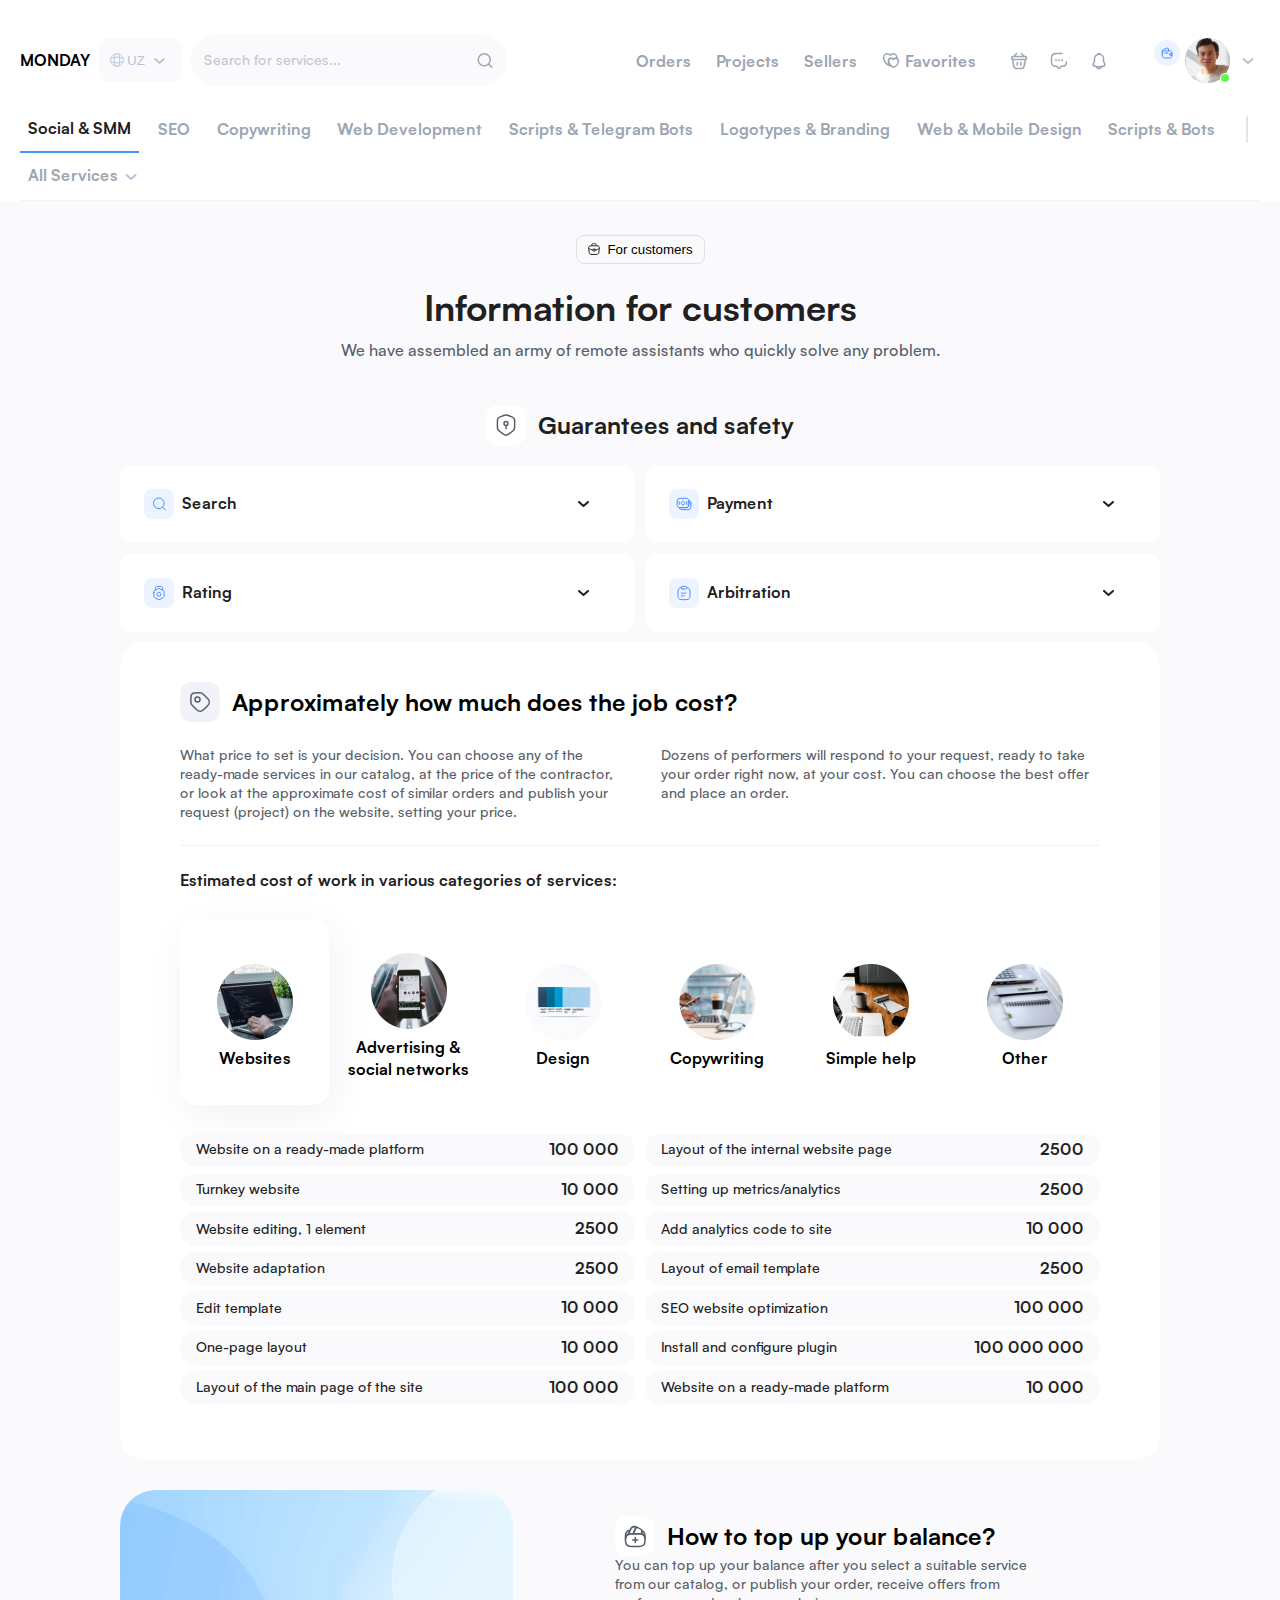
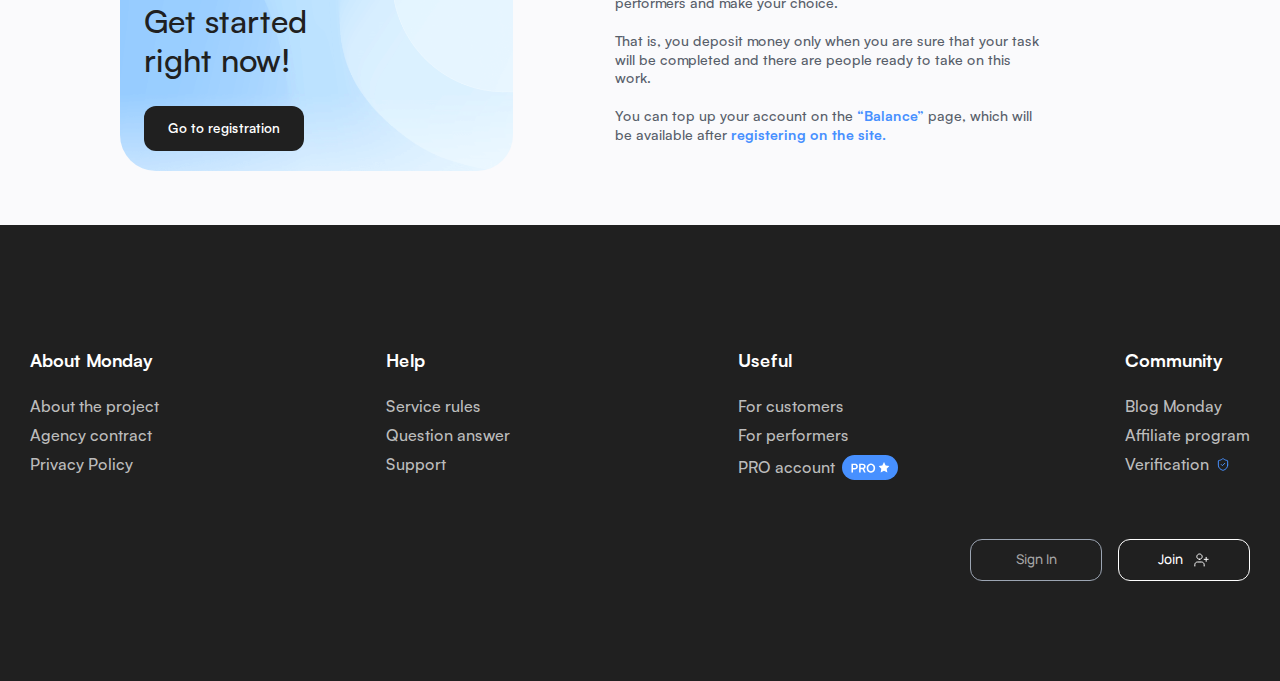
<file: customers.html>
<!DOCTYPE html>
<html lang="en">

<head>
    <meta charset="UTF-8">
    <meta name="viewport" content="width=device-width, initial-scale=1.0">
    <title>Monday/customers</title>
    <link rel="stylesheet" href="./css/main.css">
</head>

<body>
    <header class="header">
        <div class="header__container container">
            <div class="logo__box">
                <button class="burger__btn">
                    <img src="./img/Header/BurgerIcon.svg" alt="menu">
                </button>
                <a href="./index.html" class="header__logo">Monday</a>
                <div class="lang__dropdown">
                    <button class="lang__main">
                        <img class="lang__icon" src="./img/Header/Lang.svg" alt="🌐">
                        <span class="lang__type">UZ</span>
                        <img class="lang__dropArrow" src="./img/Header/DropArrow.svg" alt="▼">
                    </button>
                    <ul class="lang__list">
                        <li class="lang__item"><button class="lang__link">EN</butt>
                        </li>
                        <li class="lang__item"><button class="lang__link">RU</butt>
                        </li>
                        <li class="lang__item"><button class="lang__link">UZ</butt>
                        </li>
                        <li class="lang__item"><button class="lang__link">CH</butt>
                        </li>
                        <li class="lang__item"><button class="lang__link">ES</butt>
                        </li>
                        <li class="lang__item"><button class="lang__link">FR</butt>
                        </li>
                        <li class="lang__item"><button class="lang__link">DE</butt>
                        </li>
                        <li class="lang__item"><button class="lang__link">IT</butt>
                        </li>
                    </ul>
                </div>
                <form action="/" class="search__box">

                    <input type="text" class="search__input" placeholder="Search for services...">
                    <button class="search__btn">
                        <img src="./img/Header/Search.svg" alt="🔍">
                    </button>
                </form>
                <button class="header__join">Join
                    <svg width="16" height="16" viewBox="0 0 16 16" fill="none" xmlns="http://www.w3.org/2000/svg">
                        <path
                            d="M10.6673 14V12.6667C10.6673 11.9594 10.3864 11.2811 9.88627 10.781C9.38617 10.281 8.70789 10 8.00065 10H4.00065C3.29341 10 2.61513 10.281 2.11503 10.781C1.61494 11.2811 1.33398 11.9594 1.33398 12.6667V14"
                            stroke="white" stroke-linecap="round" stroke-linejoin="round" />
                        <path
                            d="M6.00065 7.33333C7.47341 7.33333 8.66732 6.13943 8.66732 4.66667C8.66732 3.19391 7.47341 2 6.00065 2C4.52789 2 3.33398 3.19391 3.33398 4.66667C3.33398 6.13943 4.52789 7.33333 6.00065 7.33333Z"
                            stroke="white" stroke-linecap="round" stroke-linejoin="round" />
                        <path d="M12.666 5.33594V9.33594" stroke="white" stroke-linecap="round"
                            stroke-linejoin="round" />
                        <path d="M14.666 7.33594H10.666" stroke="white" stroke-linecap="round"
                            stroke-linejoin="round" />
                    </svg>
                </button>
            </div>
            <div class="navbar__box">
                <ul class="nav__list">
                    <li class="nav__item"><a href="./index.html" class="nav__link">Orders</a></li>
                    <li class="nav__item"><a href="./customers.html" class="nav__link">Projects</a></li>
                    <li class="nav__item"><a href="./perfomers.html" class="nav__link">Sellers</a></li>
                    <li class="nav__item"><a href="#" class="nav__link">
                            <img src="./img/Header/Hearts.svg" alt="❤">
                            Favorites
                        </a></li>
                </ul>
                <div class="tools__box">
                    <button class="trashbin">
                        <img src="./img/Header/Bag.svg" alt="🛍">
                    </button>
                    <button class="message">
                        <img src="./img/Header/Message.svg" alt="💌">
                    </button>
                    <button class="bell">
                        <img src="./img/Header/Bell.svg" alt="🔔">
                    </button>
                </div>
                <div class="profile__box">
                    <button class="wallet">
                        <img src="./img/Header/Wallet.svg" alt="💰">
                    </button>
                    <div class="user__profile__box">
                        <div class="user__profile">
                            <img src="./img/Header/User.jpg" alt="user photo">
                        </div>
                        <div class="online__info"></div>
                    </div>
                    <button class="profile__dropdown">
                        <img src="./img/Header/DropArrow.svg" alt="arrow">
                    </button>
                </div>
            </div>
        </div>
    </header>
    <!-- *** -->
    <div class="menu-container">
        <nav class="menu" id="menu">
            <button class="close-btn" id="close-btn">✖</button>
            <ul>
                <li><a href="./index.html">Home</a></li>
                <li><a href="./customers.html">Customers</a></li>
                <li><a href="./perfomers.html">Performance</a></li>
            </ul>
        </nav>
    </div>
    <!-- ********* BIG NAV ********* -->
    <nav class="bigNav container">
        <ul class="bigNav__list">
            <li class="bitNav__item bigNav__item_Active"><a href="#" class="bigNav__link">Social & SMM</a></li>
            <li class="bitNav__item"><a href="#" class="bigNav__link">SEO</a></li>
            <li class="bitNav__item"><a href="#" class="bigNav__link">Copywriting</a></li>
            <li class="bitNav__item"><a href="#" class="bigNav__link">Web Development</a></li>
            <li class="bitNav__item"><a href="#" class="bigNav__link">Scripts & Telegram Bots</a></li>
            <li class="bitNav__item"><a href="#" class="bigNav__link">Logotypes & Branding</a></li>
            <li class="bitNav__item"><a href="#" class="bigNav__link">Web & Mobile Design</a></li>
            <li class="bitNav__item"><a href="#" class="bigNav__link">Scripts & Bots</a></li>
            <hr style="transform: rotate(90deg); width: 26px; border: none; background: #C3C9D1; height: 1px;">
            <li class="bitNav__item">
                <button class="bigNav__link">
                    All Services <img src="./img/Header/DropArrow.svg" alt="drop">
                </button>
                <ul class="bigNavDrop">
                    <li class="bigNavDrop__item">Service 1</li>
                    <li class="bigNavDrop__item">Service 2</li>
                    <li class="bigNavDrop__item">Service 3</li>
                </ul>
            </li>
        </ul>
        <hr class="bigNav__line">
    </nav>

    <section class="customers">
        <div class="customers__container container">
            <button class="customers__main__btn">
                <!-- SVG -->
                <div class="curtomers__main__btn_SVG">
                    <svg width="15" height="14" viewBox="0 0 15 14" fill="none" xmlns="http://www.w3.org/2000/svg">
                        <path
                            d="M5.16665 12.8333H9.83331C12.1783 12.8333 12.5983 11.8942 12.7208 10.7508L13.1583 6.08417C13.3158 4.66083 12.9075 3.5 10.4166 3.5H4.58331C2.09248 3.5 1.68415 4.66083 1.84165 6.08417L2.27915 10.7508C2.40165 11.8942 2.82165 12.8333 5.16665 12.8333Z"
                            stroke="#202020" stroke-miterlimit="10" stroke-linecap="round" stroke-linejoin="round" />
                        <path
                            d="M5.16675 3.49984V3.03317C5.16675 2.00067 5.16675 1.1665 7.03341 1.1665H7.96675C9.83342 1.1665 9.83342 2.00067 9.83342 3.03317V3.49984"
                            stroke="#202020" stroke-miterlimit="10" stroke-linecap="round" stroke-linejoin="round" />
                        <path
                            d="M8.66659 7.58333V8.16667C8.66659 8.1725 8.66659 8.1725 8.66659 8.17833C8.66659 8.81417 8.66075 9.33333 7.49992 9.33333C6.34492 9.33333 6.33325 8.82 6.33325 8.18417V7.58333C6.33325 7 6.33325 7 6.91659 7H8.08325C8.66659 7 8.66659 7 8.66659 7.58333Z"
                            stroke="#202020" stroke-miterlimit="10" stroke-linecap="round" stroke-linejoin="round" />
                        <path d="M13.1292 6.4165C11.7817 7.3965 10.2417 7.97984 8.66675 8.17817" stroke="#202020"
                            stroke-miterlimit="10" stroke-linecap="round" stroke-linejoin="round" />
                        <path d="M2.02832 6.57422C3.34082 7.47255 4.82249 8.01505 6.33332 8.18422" stroke="#202020"
                            stroke-miterlimit="10" stroke-linecap="round" stroke-linejoin="round" />
                    </svg>
                </div>
                <!-- SVG -->
                For customers
            </button>
            <h2 class="customers__title">
                Information for customers
            </h2>
            <p class="customers__text">We have assembled an army of remote assistants who quickly solve any problem.</p>
            <h3 class="customers__safety__title">
                <!-- SVG -->
                <div class="customers-safety__icon">
                    <svg width="24" height="24" viewBox="0 0 24 24" fill="none" xmlns="http://www.w3.org/2000/svg">
                        <path
                            d="M10.4902 2.2325L5.50016 4.1125C4.35016 4.5425 3.41016 5.9025 3.41016 7.1225V14.5525C3.41016 15.7325 4.19016 17.2825 5.14016 17.9925L9.44016 21.2025C10.8502 22.2625 13.1702 22.2625 14.5802 21.2025L18.8802 17.9925C19.8302 17.2825 20.6102 15.7325 20.6102 14.5525V7.1225C20.6102 5.8925 19.6702 4.5325 18.5202 4.1025L13.5302 2.2325C12.6802 1.9225 11.3202 1.9225 10.4902 2.2325Z"
                            stroke="#575E6A" stroke-width="1.5" stroke-linecap="round" stroke-linejoin="round" />
                        <path
                            d="M12 12.5C13.1046 12.5 14 11.6046 14 10.5C14 9.39543 13.1046 8.5 12 8.5C10.8954 8.5 10 9.39543 10 10.5C10 11.6046 10.8954 12.5 12 12.5Z"
                            stroke="#575E6A" stroke-width="1.5" stroke-miterlimit="10" stroke-linecap="round"
                            stroke-linejoin="round" />
                        <path d="M12 12.5V15.5" stroke="#575E6A" stroke-width="1.5" stroke-miterlimit="10"
                            stroke-linecap="round" stroke-linejoin="round" />
                    </svg>
                </div>
                <!-- SVG -->
                Guarantees and safety
            </h3>
            <!-- CUSTOMERS is long so now i'll write C only -->
            <div class="C-dropDown__box">
                <div class="C-dropDown__flex__box">
                    <div class="C-dropDown">
                        <h3 class="C-dropDown__title">
                            <div class="C-dropDown__title__box">
                                <!-- SVG -->
                                <div class="C-dropDown__title__icon">
                                    <svg width="17" height="16" viewBox="0 0 17 16" fill="none"
                                        xmlns="http://www.w3.org/2000/svg">
                                        <path
                                            d="M7.83333 12.6667C10.7789 12.6667 13.1667 10.2789 13.1667 7.33333C13.1667 4.38781 10.7789 2 7.83333 2C4.88781 2 2.5 4.38781 2.5 7.33333C2.5 10.2789 4.88781 12.6667 7.83333 12.6667Z"
                                            stroke="#4790FF" stroke-linecap="round" stroke-linejoin="round" />
                                        <path d="M14.4995 13.9995L11.6328 11.1328" stroke="#4790FF"
                                            stroke-linecap="round" stroke-linejoin="round" />
                                    </svg>
                                </div>
                                <!-- SVG -->
                                Search
                            </div>
                            <!-- SVG -->
                            <div class="C-dropDown__dropArrow">
                                <svg width="11" height="6" viewBox="0 0 11 6" fill="none"
                                    xmlns="http://www.w3.org/2000/svg">
                                    <path d="M1 1L5.5 5L10 1" stroke="#202020" stroke-width="2" stroke-linecap="round"
                                        stroke-linejoin="round" />
                                </svg>
                            </div>
                            <!-- SVG -->
                        </h3>
                        <p class="C-dropDown__text">
                            Here you will find the best contractor to fulfill your order!
                            <br>
                            <br>
                            All Monday performers undergo mandatory identification. There are no random people here.
                            Monday
                            has hundreds of performers online all the time, so searching for candidates often takes a
                            few
                            minutes. This will allow you to quickly transfer your project to work
                        </p>
                    </div>
                    <!-- ***** -->
                    <div class="C-dropDown">
                        <h3 class="C-dropDown__title">
                            <div class="C-dropDown__title__box">
                                <!-- SVG -->
                                <div class="C-dropDown__title__icon">
                                    <svg width="16" height="16" viewBox="0 0 16 16" fill="none"
                                        xmlns="http://www.w3.org/2000/svg">
                                        <path
                                            d="M2.83997 7.34663V10.66C2.83997 11.8733 2.83997 11.8733 3.98663 12.6466L7.13997 14.4666C7.6133 14.74 8.38663 14.74 8.85997 14.4666L12.0133 12.6466C13.16 11.8733 13.16 11.8733 13.16 10.66V7.34663C13.16 6.13329 13.16 6.13329 12.0133 5.35996L8.85997 3.53996C8.38663 3.26663 7.6133 3.26663 7.13997 3.53996L3.98663 5.35996C2.83997 6.13329 2.83997 6.13329 2.83997 7.34663Z"
                                            stroke="#4790FF" stroke-linecap="round" stroke-linejoin="round" />
                                        <path
                                            d="M11.6667 5.08683V3.3335C11.6667 2.00016 11 1.3335 9.66671 1.3335H6.33337C5.00004 1.3335 4.33337 2.00016 4.33337 3.3335V5.04016"
                                            stroke="#4790FF" stroke-linecap="round" stroke-linejoin="round" />
                                        <path
                                            d="M8.42006 7.32664L8.80006 7.91997C8.86006 8.01331 8.99339 8.10664 9.09339 8.13331L9.77339 8.30664C10.1934 8.41331 10.3067 8.77331 10.0334 9.10664L9.58672 9.64664C9.52006 9.73331 9.46672 9.88664 9.47339 9.99331L9.51339 10.6933C9.54006 11.1266 9.23339 11.3466 8.83339 11.1866L8.18006 10.9266C8.08006 10.8866 7.91339 10.8866 7.81339 10.9266L7.16006 11.1866C6.76006 11.3466 6.45339 11.12 6.48006 10.6933L6.52006 9.99331C6.52672 9.88664 6.47339 9.72664 6.40672 9.64664L5.96006 9.10664C5.68672 8.77331 5.80006 8.41331 6.22006 8.30664L6.90006 8.13331C7.00672 8.10664 7.14006 8.00664 7.19339 7.91997L7.57339 7.32664C7.81339 6.96664 8.18672 6.96664 8.42006 7.32664Z"
                                            stroke="#4790FF" stroke-linecap="round" stroke-linejoin="round" />
                                    </svg>
                                </div>
                                <!-- SVG -->
                                Rating
                            </div>
                            <!-- SVG -->
                            <div class="C-dropDown__dropArrow">
                                <svg width="11" height="6" viewBox="0 0 11 6" fill="none"
                                    xmlns="http://www.w3.org/2000/svg">
                                    <path d="M1 1L5.5 5L10 1" stroke="#202020" stroke-width="2" stroke-linecap="round"
                                        stroke-linejoin="round" />
                                </svg>
                            </div>
                            <!-- SVG -->
                        </h3>
                        <p class="C-dropDown__text">
                            To fulfill your order, you yourself will be able to select the contractor with the highest
                            rating and good experience in the field of knowledge you need. <br><br>

                            A high rating means that the performer has already successfully completed tasks in this
                            area. To find an employee who meets your requirements, read reviews of other customers about
                            his work - this will help you make the right choice.
                        </p>
                    </div>
                </div>
                <!-- ***** -->
                <div class="C-dropDown__flex__box">
                    <div class="C-dropDown">
                        <h3 class="C-dropDown__title">
                            <div class="C-dropDown__title__box">
                                <!-- SVG -->
                                <div class="C-dropDown__title__icon">
                                    <svg width="16" height="14" viewBox="0 0 16 14" fill="none"
                                        xmlns="http://www.w3.org/2000/svg">
                                        <path
                                            d="M12.8667 4.27999V7.71334C12.8667 9.76667 11.6933 10.6466 9.93335 10.6466H4.07334C3.77334 10.6466 3.48668 10.62 3.22001 10.56C3.05334 10.5334 2.89335 10.4867 2.74668 10.4333C1.74668 10.06 1.14001 9.19334 1.14001 7.71334V4.27999C1.14001 2.22666 2.31334 1.34668 4.07334 1.34668H9.93335C11.4267 1.34668 12.5 1.98001 12.7867 3.42668C12.8333 3.69334 12.8667 3.96666 12.8667 4.27999Z"
                                            stroke="#4790FF" stroke-miterlimit="10" stroke-linecap="round"
                                            stroke-linejoin="round" />
                                        <path
                                            d="M14.8672 6.28007V9.71342C14.8672 11.7668 13.6939 12.6467 11.9339 12.6467H6.07391C5.58058 12.6467 5.13392 12.5801 4.74725 12.4334C3.95392 12.1401 3.41391 11.5334 3.22058 10.5601C3.48725 10.6201 3.77391 10.6467 4.07391 10.6467H9.93392C11.6939 10.6467 12.8672 9.76675 12.8672 7.71342V4.28007C12.8672 3.96674 12.8406 3.68676 12.7873 3.42676C14.0539 3.69342 14.8672 4.58674 14.8672 6.28007Z"
                                            stroke="#4790FF" stroke-miterlimit="10" stroke-linecap="round"
                                            stroke-linejoin="round" />
                                        <path
                                            d="M6.99878 7.75977C7.9708 7.75977 8.75879 6.97178 8.75879 5.99976C8.75879 5.02773 7.9708 4.23975 6.99878 4.23975C6.02676 4.23975 5.23877 5.02773 5.23877 5.99976C5.23877 6.97178 6.02676 7.75977 6.99878 7.75977Z"
                                            stroke="#4790FF" stroke-miterlimit="10" stroke-linecap="round"
                                            stroke-linejoin="round" />
                                        <path d="M3.1864 4.5332V7.46655" stroke="#4790FF" stroke-miterlimit="10"
                                            stroke-linecap="round" stroke-linejoin="round" />
                                        <path d="M10.8143 4.53369V7.46704" stroke="#4790FF" stroke-miterlimit="10"
                                            stroke-linecap="round" stroke-linejoin="round" />
                                    </svg>
                                </div>
                                <!-- SVG -->
                                Payment
                            </div>
                            <!-- SVG -->
                            <div class="C-dropDown__dropArrow">
                                <svg width="11" height="6" viewBox="0 0 11 6" fill="none"
                                    xmlns="http://www.w3.org/2000/svg">
                                    <path d="M1 1L5.5 5L10 1" stroke="#202020" stroke-width="2" stroke-linecap="round"
                                        stroke-linejoin="round" />
                                </svg>
                            </div>
                            <!-- SVG -->
                        </h3>
                        <p class="C-dropDown__text">
                            You can place an order on Monday for free, without having any money on your balance. You
                            will
                            need to top up your account only after you have studied all the offers from the performers
                            and
                            decided on the choice of freelancer and the cost of the work. When you have chosen a
                            contractor,
                            in order for the order to proceed, you will need to top up your balance with the required
                            amount.<br><br>

                            This money will be frozen in your account until the completion of the work and your
                            verification
                            of the work performed. When the order is completed you check the result. If everything is
                            done
                            well and on time, you confirm completion and only after that the reserved amount is
                            transferred
                            to the contractor’s account. The order is closed and archived. <br><br>

                            There are no commissions or any additional payments for the customer on Monday. You only pay
                            the
                            performer's fee.
                        </p>
                    </div>
                    <!-- ****** -->
                    <div class="C-dropDown">
                        <h3 class="C-dropDown__title">
                            <div class="C-dropDown__title__box">
                                <!-- SVG -->
                                <div class="C-dropDown__title__icon">
                                    <svg width="16" height="16" viewBox="0 0 16 16" fill="none"
                                        xmlns="http://www.w3.org/2000/svg">
                                        <path d="M5.33337 8.1333H10" stroke="#4790FF" stroke-miterlimit="10"
                                            stroke-linecap="round" stroke-linejoin="round" />
                                        <path d="M5.33337 10.7998H8.25337" stroke="#4790FF" stroke-miterlimit="10"
                                            stroke-linecap="round" stroke-linejoin="round" />
                                        <path
                                            d="M6.66671 4.00016H9.33337C10.6667 4.00016 10.6667 3.3335 10.6667 2.66683C10.6667 1.3335 10 1.3335 9.33337 1.3335H6.66671C6.00004 1.3335 5.33337 1.3335 5.33337 2.66683C5.33337 4.00016 6.00004 4.00016 6.66671 4.00016Z"
                                            stroke="#4790FF" stroke-miterlimit="10" stroke-linecap="round"
                                            stroke-linejoin="round" />
                                        <path
                                            d="M10.6667 2.68018C12.8867 2.80018 14 3.62018 14 6.66684V10.6668C14 13.3335 13.3333 14.6668 10 14.6668H6C2.66667 14.6668 2 13.3335 2 10.6668V6.66684C2 3.62684 3.11333 2.80018 5.33333 2.68018"
                                            stroke="#4790FF" stroke-miterlimit="10" stroke-linecap="round"
                                            stroke-linejoin="round" />
                                    </svg>
                                </div>
                                <!-- SVG -->
                                Arbitration
                            </div>
                            <!-- SVG -->
                            <div class="C-dropDown__dropArrow">
                                <svg width="11" height="6" viewBox="0 0 11 6" fill="none"
                                    xmlns="http://www.w3.org/2000/svg">
                                    <path d="M1 1L5.5 5L10 1" stroke="#202020" stroke-width="2" stroke-linecap="round"
                                        stroke-linejoin="round" />
                                </svg>
                            </div>
                            <!-- SVG -->
                        </h3>
                        <p class="C-dropDown__text">
                            If you are dissatisfied with the result of the work, ask the contractor to complete the
                            order, make corrections and eliminate defects. If you cannot reach an agreement with the
                            contractor, contact Monday Arbitration. Our specialists will quickly sort out the details
                            and find a constructive and fair way out of the situation.
                        </p>
                    </div>
                </div>
            </div>
            <div class="C-work">
                <div class="CW__responsive__box">
                    <h3 class="C-work__title">
                        <!-- *** SVG *** -->
                        <div class="C-work__title__icon">
                            <svg width="24" height="24" viewBox="0 0 24 24" fill="none"
                                xmlns="http://www.w3.org/2000/svg">
                                <path
                                    d="M4.16989 15.2998L8.69989 19.8298C10.5599 21.6898 13.5799 21.6898 15.4499 19.8298L19.8399 15.4398C21.6999 13.5798 21.6999 10.5598 19.8399 8.6898L15.2999 4.1698C14.3499 3.2198 13.0399 2.7098 11.6999 2.7798L6.69989 3.0198C4.69989 3.1098 3.10989 4.6998 3.00989 6.6898L2.76989 11.6898C2.70989 13.0398 3.21989 14.3498 4.16989 15.2998Z"
                                    stroke="#575E6A" stroke-width="1.5" stroke-linecap="round"
                                    stroke-linejoin="round" />
                                <path
                                    d="M9.5 12C10.8807 12 12 10.8807 12 9.5C12 8.11929 10.8807 7 9.5 7C8.11929 7 7 8.11929 7 9.5C7 10.8807 8.11929 12 9.5 12Z"
                                    stroke="#575E6A" stroke-width="1.5" stroke-linecap="round" />
                            </svg>
                        </div>
                        <!-- *** SVG *** -->
                        Approximately how much does the job cost?
                    </h3>
                    <div class="C-work__texts">
                        <p class="C-work__text">
                            What price to set is your decision. You can choose any of the ready-made services in our
                            catalog, at the price of the contractor, or look at the approximate cost of similar orders
                            and
                            publish your request (project) on the website, setting your price.
                        </p>
                        <p class="C-work__text">
                            Dozens of performers will respond to your request, ready to take your order right now, at
                            your
                            cost. You can choose the best offer and place an order.
                        </p>
                    </div>
                    <hr class="C-work__line">
                    <h4 class="C-work__categories__title">Estimated cost of work in various categories of services:</h4>
                </div>
                <div class="C-work__categories__box">
                    <!-- CWC = Customers-work__categories -->
                    <div class="C-work__categories__card CWC__card__active">
                        <div class="CWC__card__img">
                            <img src="./img/Customers/MacBook.png" alt="Websites">
                        </div>
                        <h5 class="CWC__card__title">Websites</h5>
                    </div>
                    <div class="C-work__categories__card">
                        <div class="CWC__card__img">
                            <img src="./img/Customers/Phone.png" alt="Advertising & social networks">
                        </div>
                        <h5 class="CWC__card__title">Advertising & social networks</h5>
                    </div>
                    <div class="C-work__categories__card">
                        <div class="CWC__card__img">
                            <img src="./img/Customers/Design.png" alt="Design">
                        </div>
                        <h5 class="CWC__card__title">Design</h5>
                    </div>
                    <div class="C-work__categories__card">
                        <div class="CWC__card__img">
                            <img src="./img/Customers/Mac1.png" alt="Copywriting">
                        </div>
                        <h5 class="CWC__card__title">Copywriting</h5>
                    </div>
                    <div class="C-work__categories__card">
                        <div class="CWC__card__img">
                            <img src="./img/Customers/Mac.png" alt="Simple help">
                        </div>
                        <h5 class="CWC__card__title">Simple help</h5>
                    </div>
                    <div class="C-work__categories__card">
                        <div class="CWC__card__img">
                            <img src="./img/Customers/Notebook.png" alt="Other">
                        </div>
                        <h5 class="CWC__card__title">Other</h5>
                    </div>
                </div>
                <div class="CWC__info__box">
                    <div class="CWC__info">
                        <h6 class="CWC__info__title">Website on a ready-made platform</h6>
                        <span class="CWC__info__number">100 000</span>
                    </div>
                    <div class="CWC__info">
                        <h6 class="CWC__info__title">Layout of the internal website page</h6>
                        <span class="CWC__info__number">2500</span>
                    </div>
                    <div class="CWC__info">
                        <h6 class="CWC__info__title">Turnkey website</h6>
                        <span class="CWC__info__number">10 000</span>
                    </div>
                    <div class="CWC__info">
                        <h6 class="CWC__info__title">Setting up metrics/analytics</h6>
                        <span class="CWC__info__number">2500</span>
                    </div>
                    <div class="CWC__info">
                        <h6 class="CWC__info__title">Website editing, 1 element</h6>
                        <span class="CWC__info__number">2500</span>
                    </div>
                    <div class="CWC__info">
                        <h6 class="CWC__info__title">Add analytics code to site</h6>
                        <span class="CWC__info__number">10 000</span>
                    </div>
                    <div class="CWC__info">
                        <h6 class="CWC__info__title">Website adaptation</h6>
                        <span class="CWC__info__number">2500</span>
                    </div>
                    <div class="CWC__info">
                        <h6 class="CWC__info__title">Layout of email template</h6>
                        <span class="CWC__info__number">2500</span>
                    </div>
                    <div class="CWC__info">
                        <h6 class="CWC__info__title">Edit template</h6>
                        <span class="CWC__info__number">10 000</span>
                    </div>
                    <div class="CWC__info">
                        <h6 class="CWC__info__title">SEO website optimization</h6>
                        <span class="CWC__info__number">100 000</span>
                    </div>
                    <div class="CWC__info">
                        <h6 class="CWC__info__title">One-page layout</h6>
                        <span class="CWC__info__number">10 000</span>
                    </div>
                    <div class="CWC__info">
                        <h6 class="CWC__info__title">Install and configure plugin</h6>
                        <span class="CWC__info__number">100 000 000</span>
                    </div>
                    <div class="CWC__info">
                        <h6 class="CWC__info__title">Layout of the main page of the site</h6>
                        <span class="CWC__info__number">100 000</span>
                    </div>
                    <div class="CWC__info">
                        <h6 class="CWC__info__title">Website on a ready-made platform</h6>
                        <span class="CWC__info__number">10 000</span>
                    </div>
                </div>
                <!-- Categories & Info box for mobile design -->
                <div class="CWC__responsive__box">
                    <!-- CWC__responsive__box = CWCR__box now -->
                    <div class="CWCR__box__card">
                        <div class="CWCR__box__card__main">
                            <img class="CWCR__box__card__img" src="./img/Customers/MacBook.png" alt="Websites">
                            <h4 class="CWCR__box__card__title">Websites</h4>
                            <!-- SVG -->
                            <svg class="CWCR__box__card__arrow" width="25" height="25" viewBox="0 0 25 25" fill="none"
                                xmlns="http://www.w3.org/2000/svg">
                                <path d="M17 14L12.5 10L8 14" stroke="#202020" stroke-width="2" stroke-linecap="round"
                                    stroke-linejoin="round" />
                            </svg>
                            <!-- SVG -->
                        </div>
                        <div class="CWCR__box__card__info">
                            <div class="CWC__info">
                                <h6 class="CWC__info__title">Website on a ready-made platform</h6>
                                <span class="CWC__info__number">100 000</span>
                            </div>
                            <div class="CWC__info">
                                <h6 class="CWC__info__title">Turnkey website</h6>
                                <span class="CWC__info__number">10 000</span>
                            </div>
                            <div class="CWC__info">
                                <h6 class="CWC__info__title">Website editing, 1 element</h6>
                                <span class="CWC__info__number">2500</span>
                            </div>
                            <div class="CWC__info">
                                <h6 class="CWC__info__title">Website adaptation</h6>
                                <span class="CWC__info__number">2500</span>
                            </div>
                            <div class="CWC__info">
                                <h6 class="CWC__info__title">Edit template</h6>
                                <span class="CWC__info__number">10 000</span>
                            </div>
                            <div class="CWC__info">
                                <h6 class="CWC__info__title">One-page layout</h6>
                                <span class="CWC__info__number">10 000</span>
                            </div>
                            <div class="CWC__info">
                                <h6 class="CWC__info__title">Layout of the main page of the site</h6>
                                <span class="CWC__info__number">100 000</span>
                            </div>
                            <div class="CWC__info">
                                <h6 class="CWC__info__title">Layout of the internal website page</h6>
                                <span class="CWC__info__number">2500</span>
                            </div>
                            <div class="CWC__info">
                                <h6 class="CWC__info__title">Setting up metrics/analytics</h6>
                                <span class="CWC__info__number">2500</span>
                            </div>
                            <div class="CWC__info">
                                <h6 class="CWC__info__title">Add analytics code to site</h6>
                                <span class="CWC__info__number">10 000</span>
                            </div>
                            <div class="CWC__info">
                                <h6 class="CWC__info__title">Layout of email template</h6>
                                <span class="CWC__info__number">2500</span>
                            </div>
                            <div class="CWC__info">
                                <h6 class="CWC__info__title">SEO website optimization</h6>
                                <span class="CWC__info__number">100 000</span>
                            </div>
                            <div class="CWC__info">
                                <h6 class="CWC__info__title">Install and configure plugin</h6>
                                <span class="CWC__info__number">100 000 000</span>
                            </div>
                            <div class="CWC__info">
                                <h6 class="CWC__info__title">Website on a ready-made platform</h6>
                                <span class="CWC__info__number">100 000</span>
                            </div>
                        </div>
                    </div>
                    <div class="CWCR__box__card">
                        <div class="CWCR__box__card__main">
                            <img class="CWCR__box__card__img" src="./img/Customers/Phone.png"
                                alt="Advertising & social networks">
                            <h4 class="CWCR__box__card__title">Advertising & social networks</h4>
                            <!-- SVG -->
                            <svg class="CWCR__box__card__arrow" width="25" height="25" viewBox="0 0 25 25" fill="none"
                                xmlns="http://www.w3.org/2000/svg">
                                <path d="M17 14L12.5 10L8 14" stroke="#202020" stroke-width="2" stroke-linecap="round"
                                    stroke-linejoin="round" />
                            </svg>
                            <!-- SVG -->
                        </div>
                        <div class="CWCR__box__card__info">
                            <div class="CWC__info">
                                <h6 class="CWC__info__title">Website on a ready-made platform</h6>
                                <span class="CWC__info__number">100 000</span>
                            </div>
                            <div class="CWC__info">
                                <h6 class="CWC__info__title">Turnkey website</h6>
                                <span class="CWC__info__number">10 000</span>
                            </div>
                            <div class="CWC__info">
                                <h6 class="CWC__info__title">Website editing, 1 element</h6>
                                <span class="CWC__info__number">2500</span>
                            </div>
                            <div class="CWC__info">
                                <h6 class="CWC__info__title">Website adaptation</h6>
                                <span class="CWC__info__number">2500</span>
                            </div>
                            <div class="CWC__info">
                                <h6 class="CWC__info__title">Edit template</h6>
                                <span class="CWC__info__number">10 000</span>
                            </div>
                            <div class="CWC__info">
                                <h6 class="CWC__info__title">One-page layout</h6>
                                <span class="CWC__info__number">10 000</span>
                            </div>
                            <div class="CWC__info">
                                <h6 class="CWC__info__title">Layout of the main page of the site</h6>
                                <span class="CWC__info__number">100 000</span>
                            </div>
                            <div class="CWC__info">
                                <h6 class="CWC__info__title">Layout of the internal website page</h6>
                                <span class="CWC__info__number">2500</span>
                            </div>
                            <div class="CWC__info">
                                <h6 class="CWC__info__title">Setting up metrics/analytics</h6>
                                <span class="CWC__info__number">2500</span>
                            </div>
                            <div class="CWC__info">
                                <h6 class="CWC__info__title">Add analytics code to site</h6>
                                <span class="CWC__info__number">10 000</span>
                            </div>
                            <div class="CWC__info">
                                <h6 class="CWC__info__title">Layout of email template</h6>
                                <span class="CWC__info__number">2500</span>
                            </div>
                            <div class="CWC__info">
                                <h6 class="CWC__info__title">SEO website optimization</h6>
                                <span class="CWC__info__number">100 000</span>
                            </div>
                            <div class="CWC__info">
                                <h6 class="CWC__info__title">Install and configure plugin</h6>
                                <span class="CWC__info__number">100 000 000</span>
                            </div>
                            <div class="CWC__info">
                                <h6 class="CWC__info__title">Website on a ready-made platform</h6>
                                <span class="CWC__info__number">100 000</span>
                            </div>
                        </div>
                    </div>
                    <div class="CWCR__box__card">
                        <div class="CWCR__box__card__main">
                            <img class="CWCR__box__card__img" src="./img/Customers/Design.png" alt="Design">
                            <h4 class="CWCR__box__card__title">Design</h4>
                            <!-- SVG -->
                            <svg class="CWCR__box__card__arrow" width="25" height="25" viewBox="0 0 25 25" fill="none"
                                xmlns="http://www.w3.org/2000/svg">
                                <path d="M17 14L12.5 10L8 14" stroke="#202020" stroke-width="2" stroke-linecap="round"
                                    stroke-linejoin="round" />
                            </svg>
                            <!-- SVG -->
                        </div>
                        <div class="CWCR__box__card__info">
                            <div class="CWC__info">
                                <h6 class="CWC__info__title">Website on a ready-made platform</h6>
                                <span class="CWC__info__number">100 000</span>
                            </div>
                            <div class="CWC__info">
                                <h6 class="CWC__info__title">Turnkey website</h6>
                                <span class="CWC__info__number">10 000</span>
                            </div>
                            <div class="CWC__info">
                                <h6 class="CWC__info__title">Website editing, 1 element</h6>
                                <span class="CWC__info__number">2500</span>
                            </div>
                            <div class="CWC__info">
                                <h6 class="CWC__info__title">Website adaptation</h6>
                                <span class="CWC__info__number">2500</span>
                            </div>
                            <div class="CWC__info">
                                <h6 class="CWC__info__title">Edit template</h6>
                                <span class="CWC__info__number">10 000</span>
                            </div>
                            <div class="CWC__info">
                                <h6 class="CWC__info__title">One-page layout</h6>
                                <span class="CWC__info__number">10 000</span>
                            </div>
                            <div class="CWC__info">
                                <h6 class="CWC__info__title">Layout of the main page of the site</h6>
                                <span class="CWC__info__number">100 000</span>
                            </div>
                            <div class="CWC__info">
                                <h6 class="CWC__info__title">Layout of the internal website page</h6>
                                <span class="CWC__info__number">2500</span>
                            </div>
                            <div class="CWC__info">
                                <h6 class="CWC__info__title">Setting up metrics/analytics</h6>
                                <span class="CWC__info__number">2500</span>
                            </div>
                            <div class="CWC__info">
                                <h6 class="CWC__info__title">Add analytics code to site</h6>
                                <span class="CWC__info__number">10 000</span>
                            </div>
                            <div class="CWC__info">
                                <h6 class="CWC__info__title">Layout of email template</h6>
                                <span class="CWC__info__number">2500</span>
                            </div>
                            <div class="CWC__info">
                                <h6 class="CWC__info__title">SEO website optimization</h6>
                                <span class="CWC__info__number">100 000</span>
                            </div>
                            <div class="CWC__info">
                                <h6 class="CWC__info__title">Install and configure plugin</h6>
                                <span class="CWC__info__number">100 000 000</span>
                            </div>
                            <div class="CWC__info">
                                <h6 class="CWC__info__title">Website on a ready-made platform</h6>
                                <span class="CWC__info__number">100 000</span>
                            </div>
                        </div>
                    </div>
                    <div class="CWCR__box__card">
                        <div class="CWCR__box__card__main">
                            <img class="CWCR__box__card__img" src="./img/Customers/Mac1.png" alt="Copywriting">
                            <h4 class="CWCR__box__card__title">Copywriting</h4>
                            <!-- SVG -->
                            <svg class="CWCR__box__card__arrow" width="25" height="25" viewBox="0 0 25 25" fill="none"
                                xmlns="http://www.w3.org/2000/svg">
                                <path d="M17 14L12.5 10L8 14" stroke="#202020" stroke-width="2" stroke-linecap="round"
                                    stroke-linejoin="round" />
                            </svg>
                            <!-- SVG -->
                        </div>
                        <div class="CWCR__box__card__info">
                            <div class="CWC__info">
                                <h6 class="CWC__info__title">Website on a ready-made platform</h6>
                                <span class="CWC__info__number">100 000</span>
                            </div>
                            <div class="CWC__info">
                                <h6 class="CWC__info__title">Turnkey website</h6>
                                <span class="CWC__info__number">10 000</span>
                            </div>
                            <div class="CWC__info">
                                <h6 class="CWC__info__title">Website editing, 1 element</h6>
                                <span class="CWC__info__number">2500</span>
                            </div>
                            <div class="CWC__info">
                                <h6 class="CWC__info__title">Website adaptation</h6>
                                <span class="CWC__info__number">2500</span>
                            </div>
                            <div class="CWC__info">
                                <h6 class="CWC__info__title">Edit template</h6>
                                <span class="CWC__info__number">10 000</span>
                            </div>
                            <div class="CWC__info">
                                <h6 class="CWC__info__title">One-page layout</h6>
                                <span class="CWC__info__number">10 000</span>
                            </div>
                            <div class="CWC__info">
                                <h6 class="CWC__info__title">Layout of the main page of the site</h6>
                                <span class="CWC__info__number">100 000</span>
                            </div>
                            <div class="CWC__info">
                                <h6 class="CWC__info__title">Layout of the internal website page</h6>
                                <span class="CWC__info__number">2500</span>
                            </div>
                            <div class="CWC__info">
                                <h6 class="CWC__info__title">Setting up metrics/analytics</h6>
                                <span class="CWC__info__number">2500</span>
                            </div>
                            <div class="CWC__info">
                                <h6 class="CWC__info__title">Add analytics code to site</h6>
                                <span class="CWC__info__number">10 000</span>
                            </div>
                            <div class="CWC__info">
                                <h6 class="CWC__info__title">Layout of email template</h6>
                                <span class="CWC__info__number">2500</span>
                            </div>
                            <div class="CWC__info">
                                <h6 class="CWC__info__title">SEO website optimization</h6>
                                <span class="CWC__info__number">100 000</span>
                            </div>
                            <div class="CWC__info">
                                <h6 class="CWC__info__title">Install and configure plugin</h6>
                                <span class="CWC__info__number">100 000 000</span>
                            </div>
                            <div class="CWC__info">
                                <h6 class="CWC__info__title">Website on a ready-made platform</h6>
                                <span class="CWC__info__number">100 000</span>
                            </div>
                        </div>
                    </div>
                    <div class="CWCR__box__card">
                        <div class="CWCR__box__card__main">
                            <img class="CWCR__box__card__img" src="./img/Customers/Mac.png" alt="Simple help">
                            <h4 class="CWCR__box__card__title">Simple help</h4>
                            <!-- SVG -->
                            <svg class="CWCR__box__card__arrow" width="25" height="25" viewBox="0 0 25 25" fill="none"
                                xmlns="http://www.w3.org/2000/svg">
                                <path d="M17 14L12.5 10L8 14" stroke="#202020" stroke-width="2" stroke-linecap="round"
                                    stroke-linejoin="round" />
                            </svg>
                            <!-- SVG -->
                        </div>
                        <div class="CWCR__box__card__info">
                            <div class="CWC__info">
                                <h6 class="CWC__info__title">Website on a ready-made platform</h6>
                                <span class="CWC__info__number">100 000</span>
                            </div>
                            <div class="CWC__info">
                                <h6 class="CWC__info__title">Turnkey website</h6>
                                <span class="CWC__info__number">10 000</span>
                            </div>
                            <div class="CWC__info">
                                <h6 class="CWC__info__title">Website editing, 1 element</h6>
                                <span class="CWC__info__number">2500</span>
                            </div>
                            <div class="CWC__info">
                                <h6 class="CWC__info__title">Website adaptation</h6>
                                <span class="CWC__info__number">2500</span>
                            </div>
                            <div class="CWC__info">
                                <h6 class="CWC__info__title">Edit template</h6>
                                <span class="CWC__info__number">10 000</span>
                            </div>
                            <div class="CWC__info">
                                <h6 class="CWC__info__title">One-page layout</h6>
                                <span class="CWC__info__number">10 000</span>
                            </div>
                            <div class="CWC__info">
                                <h6 class="CWC__info__title">Layout of the main page of the site</h6>
                                <span class="CWC__info__number">100 000</span>
                            </div>
                            <div class="CWC__info">
                                <h6 class="CWC__info__title">Layout of the internal website page</h6>
                                <span class="CWC__info__number">2500</span>
                            </div>
                            <div class="CWC__info">
                                <h6 class="CWC__info__title">Setting up metrics/analytics</h6>
                                <span class="CWC__info__number">2500</span>
                            </div>
                            <div class="CWC__info">
                                <h6 class="CWC__info__title">Add analytics code to site</h6>
                                <span class="CWC__info__number">10 000</span>
                            </div>
                            <div class="CWC__info">
                                <h6 class="CWC__info__title">Layout of email template</h6>
                                <span class="CWC__info__number">2500</span>
                            </div>
                            <div class="CWC__info">
                                <h6 class="CWC__info__title">SEO website optimization</h6>
                                <span class="CWC__info__number">100 000</span>
                            </div>
                            <div class="CWC__info">
                                <h6 class="CWC__info__title">Install and configure plugin</h6>
                                <span class="CWC__info__number">100 000 000</span>
                            </div>
                            <div class="CWC__info">
                                <h6 class="CWC__info__title">Website on a ready-made platform</h6>
                                <span class="CWC__info__number">100 000</span>
                            </div>
                        </div>
                    </div>
                    <div class="CWCR__box__card">
                        <div class="CWCR__box__card__main">
                            <img class="CWCR__box__card__img" src="./img/Customers/Notebook.png" alt="Other">
                            <h4 class="CWCR__box__card__title">Other</h4>
                            <!-- SVG -->
                            <svg class="CWCR__box__card__arrow" width="25" height="25" viewBox="0 0 25 25" fill="none"
                                xmlns="http://www.w3.org/2000/svg">
                                <path d="M17 14L12.5 10L8 14" stroke="#202020" stroke-width="2" stroke-linecap="round"
                                    stroke-linejoin="round" />
                            </svg>
                            <!-- SVG -->
                        </div>
                        <div class="CWCR__box__card__info">
                            <div class="CWC__info">
                                <h6 class="CWC__info__title">Website on a ready-made platform</h6>
                                <span class="CWC__info__number">100 000</span>
                            </div>
                            <div class="CWC__info">
                                <h6 class="CWC__info__title">Turnkey website</h6>
                                <span class="CWC__info__number">10 000</span>
                            </div>
                            <div class="CWC__info">
                                <h6 class="CWC__info__title">Website editing, 1 element</h6>
                                <span class="CWC__info__number">2500</span>
                            </div>
                            <div class="CWC__info">
                                <h6 class="CWC__info__title">Website adaptation</h6>
                                <span class="CWC__info__number">2500</span>
                            </div>
                            <div class="CWC__info">
                                <h6 class="CWC__info__title">Edit template</h6>
                                <span class="CWC__info__number">10 000</span>
                            </div>
                            <div class="CWC__info">
                                <h6 class="CWC__info__title">One-page layout</h6>
                                <span class="CWC__info__number">10 000</span>
                            </div>
                            <div class="CWC__info">
                                <h6 class="CWC__info__title">Layout of the main page of the site</h6>
                                <span class="CWC__info__number">100 000</span>
                            </div>
                            <div class="CWC__info">
                                <h6 class="CWC__info__title">Layout of the internal website page</h6>
                                <span class="CWC__info__number">2500</span>
                            </div>
                            <div class="CWC__info">
                                <h6 class="CWC__info__title">Setting up metrics/analytics</h6>
                                <span class="CWC__info__number">2500</span>
                            </div>
                            <div class="CWC__info">
                                <h6 class="CWC__info__title">Add analytics code to site</h6>
                                <span class="CWC__info__number">10 000</span>
                            </div>
                            <div class="CWC__info">
                                <h6 class="CWC__info__title">Layout of email template</h6>
                                <span class="CWC__info__number">2500</span>
                            </div>
                            <div class="CWC__info">
                                <h6 class="CWC__info__title">SEO website optimization</h6>
                                <span class="CWC__info__number">100 000</span>
                            </div>
                            <div class="CWC__info">
                                <h6 class="CWC__info__title">Install and configure plugin</h6>
                                <span class="CWC__info__number">100 000 000</span>
                            </div>
                            <div class="CWC__info">
                                <h6 class="CWC__info__title">Website on a ready-made platform</h6>
                                <span class="CWC__info__number">100 000</span>
                            </div>
                        </div>
                    </div>
                </div>
            </div>
            <div class="CW__registration__box">
                <div class="CW__getStarted">
                    <h3 class="CW__getStarted__title">Get started right now!</h3>
                    <button class="CW__getStarted__btn">Go to registration </button>
                </div>
                <div class="CW__balance">
                    <h3 class="CW__balance__title">
                        <!-- *** SVG *** -->
                        <div class="CW__balance__title__icon">
                            <svg width="25" height="25" viewBox="0 0 25 25" fill="none"
                                xmlns="http://www.w3.org/2000/svg">
                                <path d="M14.7637 15.9385H9.76367" stroke="#575E6A" stroke-width="1.5"
                                    stroke-miterlimit="10" stroke-linecap="round" stroke-linejoin="round" />
                                <path d="M12.2598 13.498V18.498" stroke="#575E6A" stroke-width="1.5"
                                    stroke-miterlimit="10" stroke-linecap="round" stroke-linejoin="round" />
                                <path
                                    d="M13.1629 3.01814L13.1329 3.08814L10.2329 9.81814H7.38289C6.70289 9.81814 6.05289 9.95814 5.46289 10.2081L7.21289 6.02814L7.25289 5.92814L7.32289 5.76814C7.34289 5.70814 7.36289 5.64814 7.39289 5.59814C8.70289 2.56814 10.1829 1.87814 13.1629 3.01814Z"
                                    stroke="#575E6A" stroke-width="1.5" stroke-linecap="round"
                                    stroke-linejoin="round" />
                                <path
                                    d="M18.5524 10.0186C18.1024 9.87856 17.6224 9.81855 17.1424 9.81855H10.2324L13.1324 3.08855L13.1624 3.01855C13.3124 3.06855 13.4524 3.13855 13.6024 3.19855L15.8124 4.12855C17.0424 4.63855 17.9024 5.16855 18.4224 5.80855C18.5224 5.92855 18.6024 6.03855 18.6724 6.16855C18.7624 6.30855 18.8324 6.44855 18.8724 6.59855C18.9124 6.68855 18.9424 6.77855 18.9624 6.85855C19.2324 7.69855 19.0724 8.72856 18.5524 10.0186Z"
                                    stroke="#575E6A" stroke-width="1.5" stroke-linecap="round"
                                    stroke-linejoin="round" />
                                <path
                                    d="M22.0198 14.6984V16.6484C22.0198 16.8484 22.0098 17.0484 21.9998 17.2484C21.8098 20.7384 19.8598 22.4984 16.1598 22.4984H8.35977C8.11977 22.4984 7.87977 22.4784 7.64977 22.4484C4.46977 22.2384 2.76977 20.5384 2.55977 17.3584C2.52977 17.1284 2.50977 16.8884 2.50977 16.6484V14.6984C2.50977 12.6884 3.72977 10.9584 5.46977 10.2084C6.06977 9.95836 6.70977 9.81836 7.38977 9.81836H17.1498C17.6398 9.81836 18.1198 9.88836 18.5598 10.0184C20.5498 10.6284 22.0198 12.4884 22.0198 14.6984Z"
                                    stroke="#575E6A" stroke-width="1.5" stroke-linecap="round"
                                    stroke-linejoin="round" />
                                <path
                                    d="M7.20805 6.02832L5.45805 10.2083C3.71805 10.9583 2.49805 12.6883 2.49805 14.6983V11.7683C2.49805 8.92832 4.51805 6.55832 7.20805 6.02832Z"
                                    stroke="#575E6A" stroke-width="1.5" stroke-linecap="round"
                                    stroke-linejoin="round" />
                                <path
                                    d="M22.0186 11.7677V14.6977C22.0186 12.4977 20.5586 10.6277 18.5586 10.0277C19.0786 8.72766 19.2286 7.70766 18.9786 6.85766C18.9586 6.76766 18.9286 6.67766 18.8886 6.59766C20.7486 7.55766 22.0186 9.52766 22.0186 11.7677Z"
                                    stroke="#575E6A" stroke-width="1.5" stroke-linecap="round"
                                    stroke-linejoin="round" />
                            </svg>
                        </div>
                        <!-- *** SVG *** -->
                        How to top up your balance?
                    </h3>
                    <p class="CW__balance__text">
                        You can top up your balance after you select a suitable service from our catalog, or publish
                        your order, receive offers from performers and make your choice.
                        <br><br>
                        That is, you deposit money only when you are sure that your task will be completed and there
                        are people ready to take on this work. <br><br>
                        You can top up your account on the <a href="#" class="CW__balance__link">“Balance”</a> page,
                        which will be available after <a href="#" class="CW__balance__link">registering
                            on the site.</a>
                    </p>
                </div>
            </div>
        </div>
    </section>

    <!-- FOOTER -->
    <footer class="footer">
        <div class="footer__container container">
            <nav class="footer__nav__box">
                <div class="footer__nav">
                    <h2 class="footer__nav__title">
                        About Monday
                        <!-- **** SVG **** -->
                        <svg class="footer__arrow" width="24" height="24" viewBox="0 0 24 24" fill="none"
                            xmlns="http://www.w3.org/2000/svg">
                            <path d="M6 9L12 15L18 9" stroke="white" stroke-width="2" stroke-linecap="round"
                                stroke-linejoin="round" />
                        </svg>
                        <!-- **** SVG **** -->
                    </h2>
                    <ul class="footer__nav__list">
                        <li class="footer__nav__item"><a href="#" class="footer__nav__link">About the project</a></li>
                        <li class="footer__nav__item"><a href="#" class="footer__nav__link">Agency contract</a></li>
                        <li class="footer__nav__item"><a href="#" class="footer__nav__link">Privacy Policy</a></li>
                    </ul>
                </div>
                <div class="footer__nav">
                    <h2 class="footer__nav__title">
                        Help
                        <!-- **** SVG **** -->
                        <svg class="footer__arrow" width="24" height="24" viewBox="0 0 24 24" fill="none"
                            xmlns="http://www.w3.org/2000/svg">
                            <path d="M6 9L12 15L18 9" stroke="white" stroke-width="2" stroke-linecap="round"
                                stroke-linejoin="round" />
                        </svg>
                        <!-- **** SVG **** -->
                    </h2>
                    <ul class="footer__nav__list">
                        <li class="footer__nav__item"><a href="#" class="footer__nav__link">Service rules</a></li>
                        <li class="footer__nav__item"><a href="#" class="footer__nav__link">Question answer</a></li>
                        <li class="footer__nav__item"><a href="#" class="footer__nav__link">Support</a></li>
                    </ul>
                </div>
                <div class="footer__nav">
                    <h2 class="footer__nav__title">
                        Useful
                        <!-- **** SVG **** -->
                        <svg class="footer__arrow" width="24" height="24" viewBox="0 0 24 24" fill="none"
                            xmlns="http://www.w3.org/2000/svg">
                            <path d="M6 9L12 15L18 9" stroke="white" stroke-width="2" stroke-linecap="round"
                                stroke-linejoin="round" />
                        </svg>
                        <!-- **** SVG **** -->
                    </h2>
                    <ul class="footer__nav__list">
                        <li class="footer__nav__item"><a href="#" class="footer__nav__link">For customers</a></li>
                        <li class="footer__nav__item"><a href="#" class="footer__nav__link">For performers</a></li>
                        <li class="footer__nav__item"><a href="#" class="footer__nav__link">PRO account
                                <!-- ***** SVG ***** -->
                                <svg width="56" height="25" viewBox="0 0 56 25" fill="none"
                                    xmlns="http://www.w3.org/2000/svg">
                                    <rect width="56" height="25" rx="12.5" fill="#4790FF" />
                                    <path
                                        d="M11.008 8.728V17.5H9.472V8.728H11.008ZM12.94 14.476H10.636V13.108H12.616C13.144 13.108 13.544 12.976 13.816 12.712C14.096 12.44 14.236 12.064 14.236 11.584C14.236 11.104 14.096 10.736 13.816 10.48C13.544 10.224 13.152 10.096 12.64 10.096H10.492V8.728H12.94C13.532 8.728 14.044 8.848 14.476 9.088C14.908 9.328 15.244 9.664 15.484 10.096C15.724 10.52 15.844 11.02 15.844 11.596C15.844 12.156 15.724 12.656 15.484 13.096C15.244 13.528 14.908 13.868 14.476 14.116C14.044 14.356 13.532 14.476 12.94 14.476ZM18.6721 17.5H17.1361V8.728H20.4841C21.4761 8.728 22.2481 8.968 22.8001 9.448C23.3601 9.928 23.6401 10.6 23.6401 11.464C23.6401 12.048 23.5041 12.548 23.2321 12.964C22.9681 13.372 22.5761 13.684 22.0561 13.9L23.7241 17.5H22.0441L20.5561 14.224H18.6721V17.5ZM18.6721 10.096V12.868H20.4841C20.9721 12.868 21.3521 12.744 21.6241 12.496C21.8961 12.248 22.0321 11.904 22.0321 11.464C22.0321 11.024 21.8961 10.688 21.6241 10.456C21.3521 10.216 20.9721 10.096 20.4841 10.096H18.6721ZM33.1437 13.108C33.1437 13.996 32.9637 14.784 32.6037 15.472C32.2437 16.152 31.7437 16.684 31.1037 17.068C30.4637 17.452 29.7237 17.644 28.8837 17.644C28.0517 17.644 27.3157 17.452 26.6757 17.068C26.0357 16.684 25.5357 16.152 25.1757 15.472C24.8237 14.792 24.6477 14.008 24.6477 13.12C24.6477 12.224 24.8277 11.436 25.1877 10.756C25.5477 10.068 26.0437 9.532 26.6757 9.148C27.3157 8.764 28.0557 8.572 28.8957 8.572C29.7357 8.572 30.4717 8.764 31.1037 9.148C31.7437 9.532 32.2437 10.064 32.6037 10.744C32.9637 11.424 33.1437 12.212 33.1437 13.108ZM31.5357 13.108C31.5357 12.484 31.4277 11.944 31.2117 11.488C30.9957 11.032 30.6917 10.68 30.2997 10.432C29.9077 10.176 29.4397 10.048 28.8957 10.048C28.3597 10.048 27.8917 10.176 27.4917 10.432C27.0997 10.68 26.7957 11.032 26.5797 11.488C26.3637 11.944 26.2557 12.484 26.2557 13.108C26.2557 13.732 26.3637 14.276 26.5797 14.74C26.7957 15.196 27.0997 15.548 27.4917 15.796C27.8917 16.044 28.3597 16.168 28.8957 16.168C29.4397 16.168 29.9077 16.044 30.2997 15.796C30.6917 15.54 30.9957 15.184 31.2117 14.728C31.4277 14.264 31.5357 13.724 31.5357 13.108Z"
                                        fill="white" />
                                    <g clip-path="url(#clip0_367_1166)">
                                        <path
                                            d="M42.0007 7.08594L43.6744 10.4768L47.4173 11.0239L44.709 13.6618L45.3482 17.3884L42.0007 15.628L38.6532 17.3884L39.2923 13.6618L36.584 11.0239L40.3269 10.4768L42.0007 7.08594Z"
                                            fill="white" />
                                    </g>
                                    <defs>
                                        <clipPath id="clip0_367_1166">
                                            <rect width="11" height="11" fill="white" transform="translate(36.5 7)" />
                                        </clipPath>
                                    </defs>
                                </svg>
                                <!-- ***** SVG ***** -->

                            </a></li>
                    </ul>
                </div>
                <div class="footer__nav">
                    <h2 class="footer__nav__title">
                        Community
                        <!-- **** SVG **** -->
                        <svg class="footer__arrow" width="24" height="24" viewBox="0 0 24 24" fill="none"
                            xmlns="http://www.w3.org/2000/svg">
                            <path d="M6 9L12 15L18 9" stroke="white" stroke-width="2" stroke-linecap="round"
                                stroke-linejoin="round" />
                        </svg>
                        <!-- **** SVG **** -->
                    </h2>
                    <ul class="footer__nav__list">
                        <li class="footer__nav__item"><a href="#" class="footer__nav__link">Blog Monday</a></li>
                        <li class="footer__nav__item"><a href="#" class="footer__nav__link">Affiliate program</a></li>
                        <li class="footer__nav__item"><a href="#" class="footer__nav__link">Verification
                                <!-- ****** SVG ***** -->
                                <svg width="14" height="15" viewBox="0 0 14 15" fill="none"
                                    xmlns="http://www.w3.org/2000/svg">
                                    <path
                                        d="M11.6673 8.0849C11.6673 11.0016 9.62565 12.4599 7.19898 13.3057C7.07191 13.3488 6.93388 13.3467 6.80815 13.2999C4.37565 12.4599 2.33398 11.0016 2.33398 8.0849V4.00156C2.33398 3.84685 2.39544 3.69848 2.50484 3.58909C2.61424 3.47969 2.76261 3.41823 2.91732 3.41823C4.08398 3.41823 5.54232 2.71823 6.55732 1.83156C6.6809 1.72598 6.83811 1.66797 7.00065 1.66797C7.16319 1.66797 7.3204 1.72598 7.44398 1.83156C8.46482 2.72406 9.91732 3.41823 11.084 3.41823C11.2387 3.41823 11.3871 3.47969 11.4965 3.58909C11.6059 3.69848 11.6673 3.84685 11.6673 4.00156V8.0849Z"
                                        stroke="#4790FF" stroke-linecap="round" stroke-linejoin="round" />
                                    <path d="M5.25 7.4987L6.41667 8.66536L8.75 6.33203" stroke="#4790FF"
                                        stroke-linecap="round" stroke-linejoin="round" />
                                </svg>

                                <!-- ****** SVG ***** -->
                            </a></li>
                    </ul>
                </div>
            </nav>
            <div class="footer__buttons__box">
                <button class="signIn">Sign In</button>
                <button class="join">Join
                    <!-- **** SVG **** -->
                    <svg width="17" height="16" viewBox="0 0 17 16" fill="none" xmlns="http://www.w3.org/2000/svg">
                        <path
                            d="M11.1654 14V12.6667C11.1654 11.9594 10.8844 11.2811 10.3843 10.781C9.88422 10.281 9.20594 10 8.4987 10H4.4987C3.79145 10 3.11318 10.281 2.61308 10.781C2.11298 11.2811 1.83203 11.9594 1.83203 12.6667V14"
                            stroke="white" stroke-linecap="round" stroke-linejoin="round" />
                        <path
                            d="M6.4987 7.33333C7.97146 7.33333 9.16536 6.13943 9.16536 4.66667C9.16536 3.19391 7.97146 2 6.4987 2C5.02594 2 3.83203 3.19391 3.83203 4.66667C3.83203 6.13943 5.02594 7.33333 6.4987 7.33333Z"
                            stroke="white" stroke-linecap="round" stroke-linejoin="round" />
                        <path d="M13.166 5.33203V9.33203" stroke="white" stroke-linecap="round"
                            stroke-linejoin="round" />
                        <path d="M15.166 7.33203H11.166" stroke="white" stroke-linecap="round"
                            stroke-linejoin="round" />
                    </svg>
                    <!-- **** SVG **** -->
                </button>
            </div>
        </div>
    </footer>


    <script src="./JavaScript/customers.js"></script>
</body>

</html>
</file>
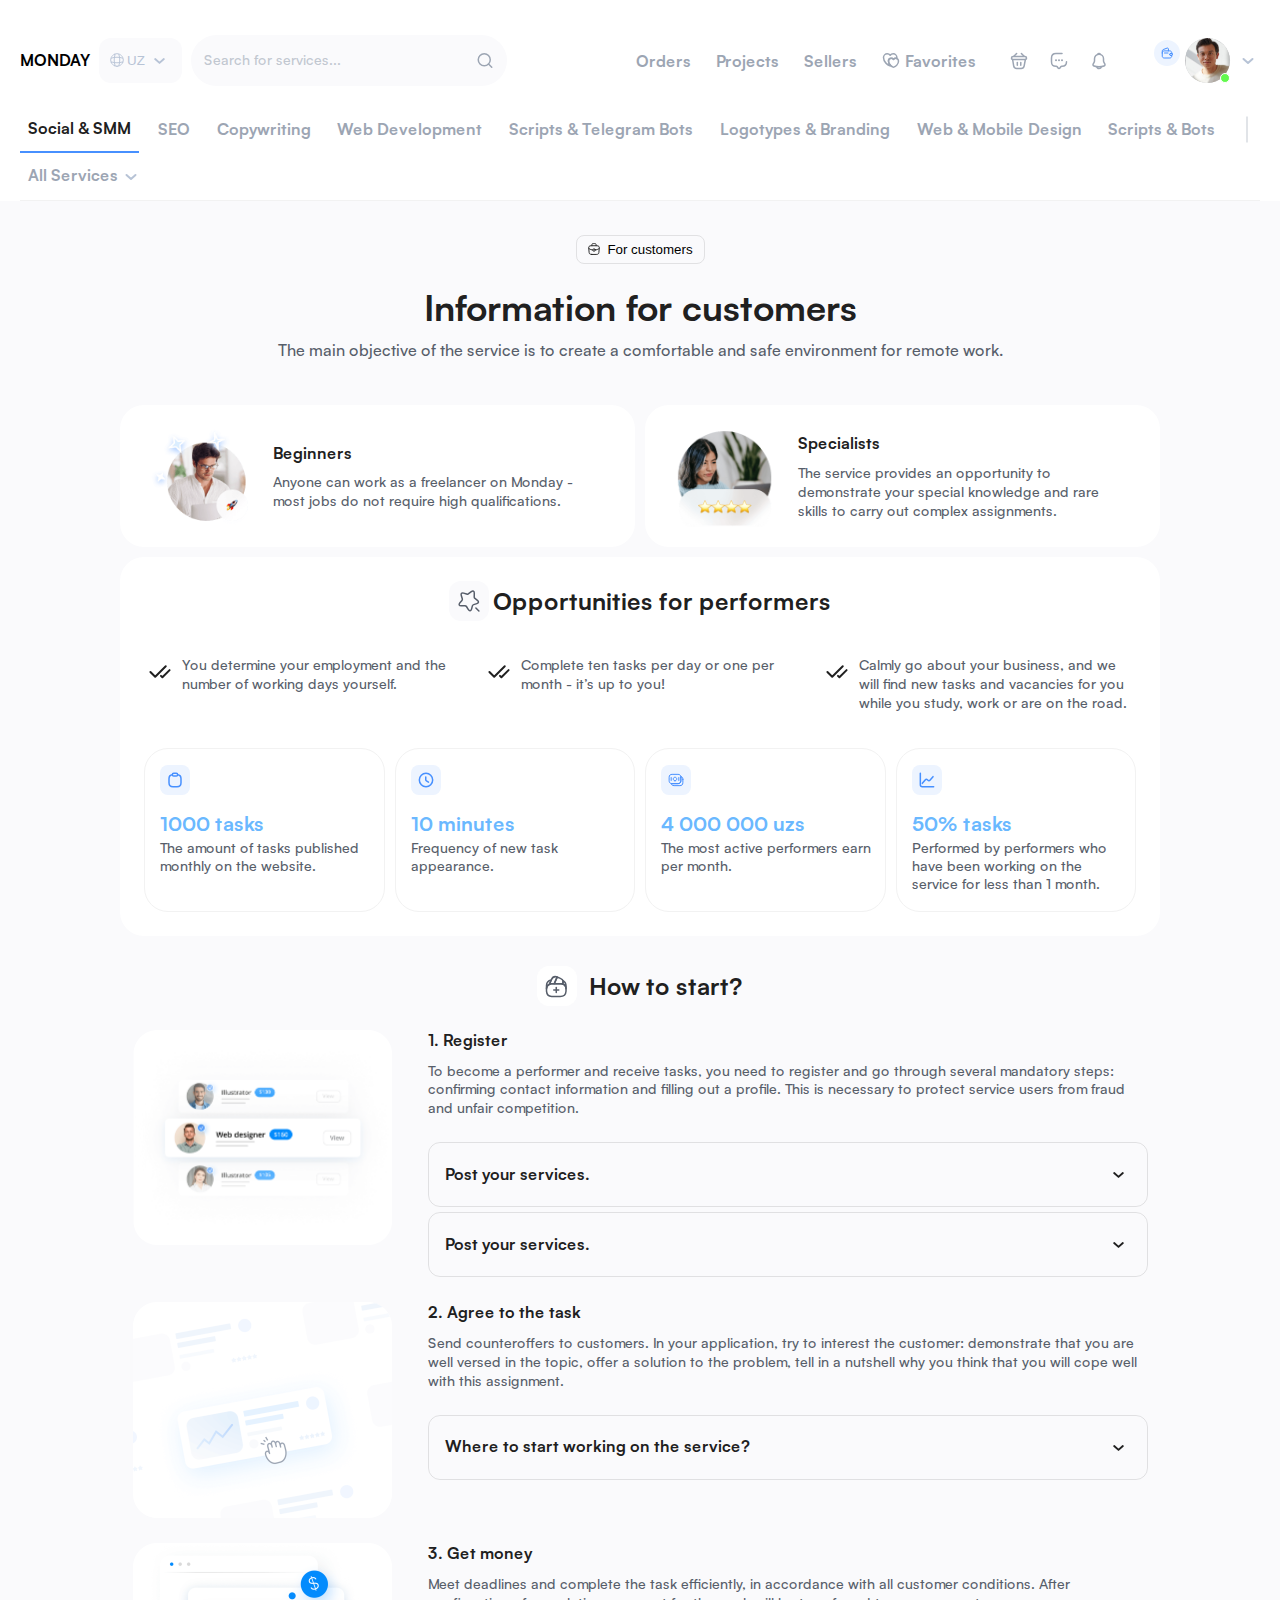
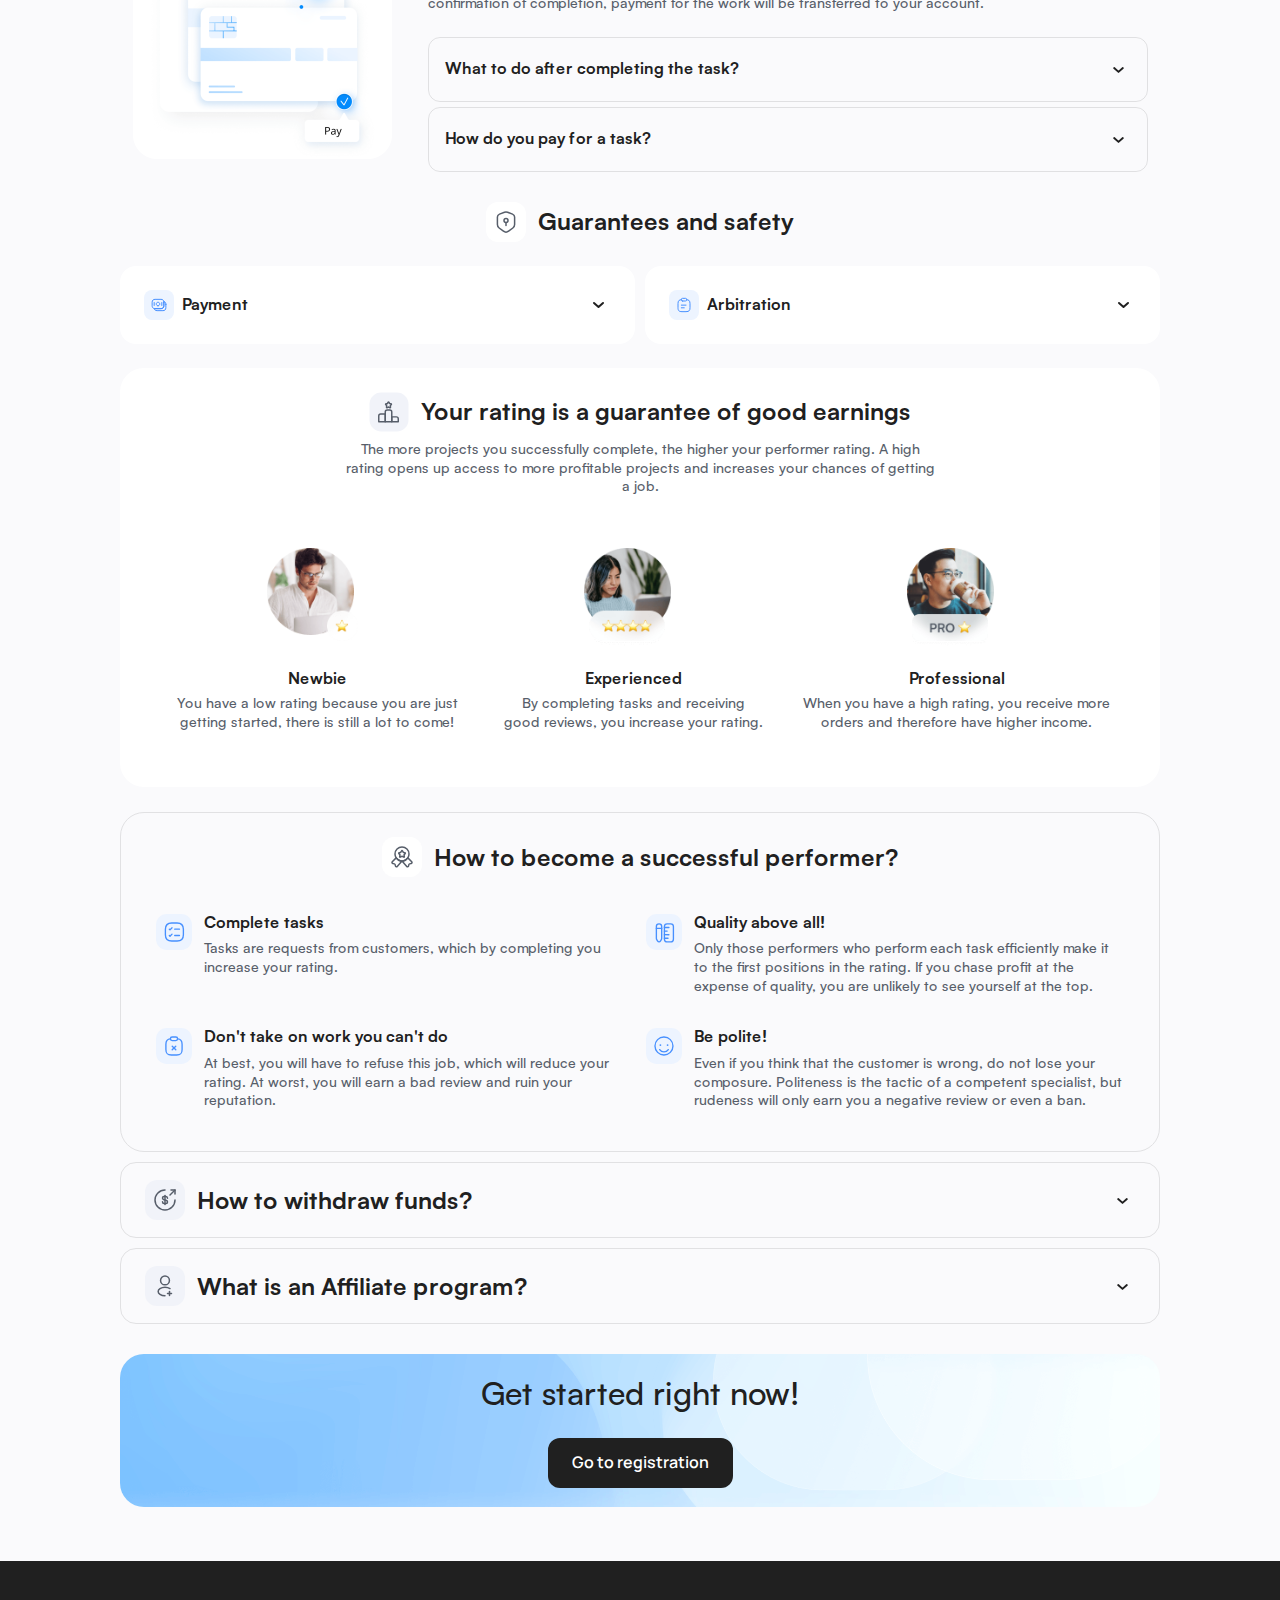
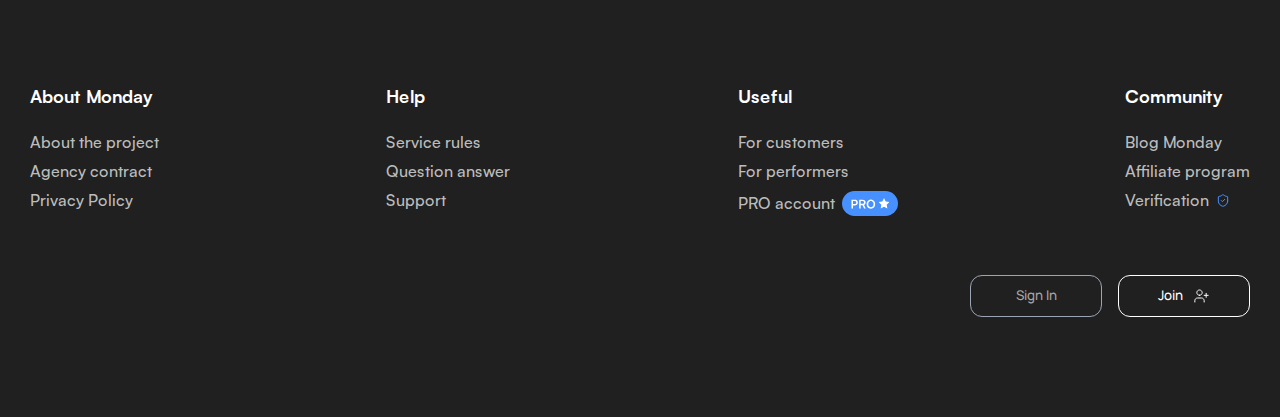
<file: perfomers.html>
<!DOCTYPE html>
<html lang="en">

<head>
    <meta charset="UTF-8">
    <meta name="viewport" content="width=device-width, initial-scale=1.0">
    <title>Monday/Performance</title>
    <link rel="stylesheet" href="./css/main.css">
</head>

<body>
    <header class="header">
        <div class="header__container container">
            <div class="logo__box">
                <button class="burger__btn">
                    <img src="./img/Header/BurgerIcon.svg" alt="menu">
                </button>
                <a href="./index.html" class="header__logo">Monday</a>
                <div class="lang__dropdown">
                    <button class="lang__main">
                        <img class="lang__icon" src="./img/Header/Lang.svg" alt="🌐">
                        <span class="lang__type">UZ</span>
                        <img class="lang__dropArrow" src="./img/Header/DropArrow.svg" alt="▼">
                    </button>
                    <ul class="lang__list">
                        <li class="lang__item"><button class="lang__link">EN</butt>
                        </li>
                        <li class="lang__item"><button class="lang__link">RU</butt>
                        </li>
                        <li class="lang__item"><button class="lang__link">UZ</butt>
                        </li>
                        <li class="lang__item"><button class="lang__link">CH</butt>
                        </li>
                        <li class="lang__item"><button class="lang__link">ES</butt>
                        </li>
                        <li class="lang__item"><button class="lang__link">FR</butt>
                        </li>
                        <li class="lang__item"><button class="lang__link">DE</butt>
                        </li>
                        <li class="lang__item"><button class="lang__link">IT</butt>
                        </li>
                    </ul>
                </div>
                <form action="/" class="search__box">

                    <input type="text" class="search__input" placeholder="Search for services...">
                    <button class="search__btn">
                        <img src="./img/Header/Search.svg" alt="🔍">
                    </button>
                </form>
                <button class="header__join">Join
                    <svg width="16" height="16" viewBox="0 0 16 16" fill="none" xmlns="http://www.w3.org/2000/svg">
                        <path
                            d="M10.6673 14V12.6667C10.6673 11.9594 10.3864 11.2811 9.88627 10.781C9.38617 10.281 8.70789 10 8.00065 10H4.00065C3.29341 10 2.61513 10.281 2.11503 10.781C1.61494 11.2811 1.33398 11.9594 1.33398 12.6667V14"
                            stroke="white" stroke-linecap="round" stroke-linejoin="round" />
                        <path
                            d="M6.00065 7.33333C7.47341 7.33333 8.66732 6.13943 8.66732 4.66667C8.66732 3.19391 7.47341 2 6.00065 2C4.52789 2 3.33398 3.19391 3.33398 4.66667C3.33398 6.13943 4.52789 7.33333 6.00065 7.33333Z"
                            stroke="white" stroke-linecap="round" stroke-linejoin="round" />
                        <path d="M12.666 5.33594V9.33594" stroke="white" stroke-linecap="round"
                            stroke-linejoin="round" />
                        <path d="M14.666 7.33594H10.666" stroke="white" stroke-linecap="round"
                            stroke-linejoin="round" />
                    </svg>
                </button>
            </div>
            <div class="navbar__box">
                <ul class="nav__list">
                    <li class="nav__item"><a href="./index.html" class="nav__link">Orders</a></li>
                    <li class="nav__item"><a href="./customers.html" class="nav__link">Projects</a></li>
                    <li class="nav__item"><a href="./perfomers.html" class="nav__link">Sellers</a></li>
                    <li class="nav__item"><a href="#" class="nav__link">
                            <img src="./img/Header/Hearts.svg" alt="❤">
                            Favorites
                        </a></li>
                </ul>
                <div class="tools__box">
                    <button class="trashbin">
                        <img src="./img/Header/Bag.svg" alt="🛍">
                    </button>
                    <button class="message">
                        <img src="./img/Header/Message.svg" alt="💌">
                    </button>
                    <button class="bell">
                        <img src="./img/Header/Bell.svg" alt="🔔">
                    </button>
                </div>
                <div class="profile__box">
                    <button class="wallet">
                        <img src="./img/Header/Wallet.svg" alt="💰">
                    </button>
                    <div class="user__profile__box">
                        <div class="user__profile">
                            <img src="./img/Header/User.jpg" alt="user photo">
                        </div>
                        <div class="online__info"></div>
                    </div>
                    <button class="profile__dropdown">
                        <img src="./img/Header/DropArrow.svg" alt="arrow">
                    </button>
                </div>
            </div>
        </div>
    </header>
    <!-- *** -->
    <div class="menu-container">
        <nav class="menu" id="menu">
            <button class="close-btn" id="close-btn">✖</button>
            <ul>
                <li><a href="./index.html">Home</a></li>
                <li><a href="./customers.html">Customers</a></li>
                <li><a href="./perfomers.html">Performance</a></li>
            </ul>
        </nav>
    </div>
    <!-- ********* BIG NAV ********* -->
    <nav class="bigNav container">
        <ul class="bigNav__list">
            <li class="bitNav__item bigNav__item_Active"><a href="#" class="bigNav__link">Social & SMM</a></li>
            <li class="bitNav__item"><a href="#" class="bigNav__link">SEO</a></li>
            <li class="bitNav__item"><a href="#" class="bigNav__link">Copywriting</a></li>
            <li class="bitNav__item"><a href="#" class="bigNav__link">Web Development</a></li>
            <li class="bitNav__item"><a href="#" class="bigNav__link">Scripts & Telegram Bots</a></li>
            <li class="bitNav__item"><a href="#" class="bigNav__link">Logotypes & Branding</a></li>
            <li class="bitNav__item"><a href="#" class="bigNav__link">Web & Mobile Design</a></li>
            <li class="bitNav__item"><a href="#" class="bigNav__link">Scripts & Bots</a></li>
            <hr style="transform: rotate(90deg); width: 26px; border: none; background: #C3C9D1; height: 1px;">
            <li class="bitNav__item">
                <button class="bigNav__link">
                    All Services <img src="./img/Header/DropArrow.svg" alt="drop">
                </button>
                <ul class="bigNavDrop">
                    <li class="bigNavDrop__item">Service 1</li>
                    <li class="bigNavDrop__item">Service 2</li>
                    <li class="bigNavDrop__item">Service 3</li>
                </ul>
            </li>
        </ul>
        <hr class="bigNav__line">
    </nav>
    <!-- *** -->
    <section class="performance">
        <div class="performance__container container">
            <button class="customers__main__btn">
                <!-- SVG -->
                <div class="curtomers__main__btn_SVG">
                    <svg width="15" height="14" viewBox="0 0 15 14" fill="none" xmlns="http://www.w3.org/2000/svg">
                        <path
                            d="M5.16665 12.8333H9.83331C12.1783 12.8333 12.5983 11.8942 12.7208 10.7508L13.1583 6.08417C13.3158 4.66083 12.9075 3.5 10.4166 3.5H4.58331C2.09248 3.5 1.68415 4.66083 1.84165 6.08417L2.27915 10.7508C2.40165 11.8942 2.82165 12.8333 5.16665 12.8333Z"
                            stroke="#202020" stroke-miterlimit="10" stroke-linecap="round" stroke-linejoin="round" />
                        <path
                            d="M5.16675 3.49984V3.03317C5.16675 2.00067 5.16675 1.1665 7.03341 1.1665H7.96675C9.83342 1.1665 9.83342 2.00067 9.83342 3.03317V3.49984"
                            stroke="#202020" stroke-miterlimit="10" stroke-linecap="round" stroke-linejoin="round" />
                        <path
                            d="M8.66659 7.58333V8.16667C8.66659 8.1725 8.66659 8.1725 8.66659 8.17833C8.66659 8.81417 8.66075 9.33333 7.49992 9.33333C6.34492 9.33333 6.33325 8.82 6.33325 8.18417V7.58333C6.33325 7 6.33325 7 6.91659 7H8.08325C8.66659 7 8.66659 7 8.66659 7.58333Z"
                            stroke="#202020" stroke-miterlimit="10" stroke-linecap="round" stroke-linejoin="round" />
                        <path d="M13.1292 6.4165C11.7817 7.3965 10.2417 7.97984 8.66675 8.17817" stroke="#202020"
                            stroke-miterlimit="10" stroke-linecap="round" stroke-linejoin="round" />
                        <path d="M2.02832 6.57422C3.34082 7.47255 4.82249 8.01505 6.33332 8.18422" stroke="#202020"
                            stroke-miterlimit="10" stroke-linecap="round" stroke-linejoin="round" />
                    </svg>
                </div>
                <!-- SVG -->
                For customers
            </button>
            <h2 class="customers__title">
                Information for customers
            </h2>
            <p class="customers__text">The main objective of the service is to create a comfortable and safe environment
                for remote work.</p>
            <div class="performance__flex__box">
                <!-- performance__flex__box = PF -->
                <div class="PF__card">
                    <div class="PF__card__img">
                        <img src="./img/Performance/angelMan.png" alt="noob loser">
                    </div>
                    <div class="PF__card__content__box">
                        <h3 class="PF__card__title">Beginners</h3>
                        <p class="PF__card__text">Anyone can work as a freelancer on Monday - most jobs do not require
                            high qualifications.</p>
                    </div>
                </div>
                <div class="PF__card">
                    <div class="PF__card__img">
                        <img src="./img/Performance/Pgirl.png" alt="noob loser">
                    </div>
                    <div class="PF__card__content__box">
                        <h3 class="PF__card__title">Specialists</h3>
                        <p class="PF__card__text"> The service provides an opportunity to demonstrate your special
                            knowledge and rare skills to carry out complex assignments.</p>
                    </div>
                </div>
            </div>
            <div class="opportunities">
                <h2 class="opportunities__title">
                    <!-- SVG -->
                    <div class="O__title__icon">
                        <svg width="40" height="40" viewBox="0 0 40 40" fill="none" xmlns="http://www.w3.org/2000/svg">
                            <rect width="40" height="40" rx="12" fill="#FAFAFC" />
                            <path
                                d="M25.2902 12.1371L25.2202 15.927C25.2102 16.447 25.5403 17.1371 25.9603 17.4471L28.4403 19.327C30.0303 20.527 29.7703 21.9971 27.8703 22.5971L24.6403 23.607C24.1003 23.777 23.5303 24.3671 23.3903 24.9171L22.6203 27.857C22.0103 30.177 20.4902 30.407 19.2302 28.367L17.4702 25.517C17.1502 24.997 16.3902 24.6071 15.7902 24.6371L12.4503 24.807C10.0603 24.927 9.38027 23.5471 10.9403 21.7271L12.9202 19.427C13.2902 18.997 13.4602 18.1971 13.2902 17.6571L12.2803 14.427C11.6903 12.527 12.7503 11.4771 14.6403 12.0971L17.5903 13.0671C18.0903 13.2271 18.8403 13.117 19.2603 12.807L22.3403 10.587C24.0003 9.38705 25.3302 10.0871 25.2902 12.1371Z"
                                stroke="#575E6A" stroke-width="1.5" stroke-linecap="round" stroke-linejoin="round" />
                            <path d="M29.9108 29.9987L26.8809 26.9688" stroke="#575E6A" stroke-width="1.5"
                                stroke-linecap="round" stroke-linejoin="round" />
                        </svg>
                    </div>
                    <!-- SVG -->
                    Opportunities for performers
                </h2>
                <div class="O__flex__box">
                    <!-- OFB = O__flex__box -->
                    <div class="OFB__card">
                        <!-- SVG -->
                        <div class="OFB__card__icon">
                            <svg width="32" height="32" viewBox="0 0 32 32" fill="none"
                                xmlns="http://www.w3.org/2000/svg">
                                <path d="M21.7503 10.25L11.2087 20.7917L6.41699 16" stroke="#202020" stroke-width="2"
                                    stroke-linecap="round" stroke-linejoin="round" />
                                <path d="M25.583 14.0859L18.3955 21.2734L16.958 19.8359" stroke="#202020"
                                    stroke-width="2" stroke-linecap="round" stroke-linejoin="round" />
                            </svg>
                        </div>
                        <!-- SVG -->
                        <p class="OFB__card__title">
                            You determine your employment and the number of working days yourself.
                        </p>
                    </div>
                    <div class="OFB__card">
                        <!-- SVG -->
                        <div class="OFB__card__icon">
                            <svg width="32" height="32" viewBox="0 0 32 32" fill="none"
                                xmlns="http://www.w3.org/2000/svg">
                                <path d="M21.7503 10.25L11.2087 20.7917L6.41699 16" stroke="#202020" stroke-width="2"
                                    stroke-linecap="round" stroke-linejoin="round" />
                                <path d="M25.583 14.0859L18.3955 21.2734L16.958 19.8359" stroke="#202020"
                                    stroke-width="2" stroke-linecap="round" stroke-linejoin="round" />
                            </svg>
                        </div>
                        <!-- SVG -->
                        <p class="OFB__card__title">
                            Complete ten tasks per day or one per month - it’s up to you!
                        </p>
                    </div>
                    <div class="OFB__card">
                        <!-- SVG -->
                        <div class="OFB__card__icon">
                            <svg width="32" height="32" viewBox="0 0 32 32" fill="none"
                                xmlns="http://www.w3.org/2000/svg">
                                <path d="M21.7503 10.25L11.2087 20.7917L6.41699 16" stroke="#202020" stroke-width="2"
                                    stroke-linecap="round" stroke-linejoin="round" />
                                <path d="M25.583 14.0859L18.3955 21.2734L16.958 19.8359" stroke="#202020"
                                    stroke-width="2" stroke-linecap="round" stroke-linejoin="round" />
                            </svg>
                        </div>
                        <!-- SVG -->
                        <p class="OFB__card__title">
                            Calmly go about your business, and we will find new tasks and vacancies for you while you
                            study, work or are on the road.
                        </p>
                    </div>
                </div>
                <div class="O__info__flex__box">
                    <!-- OIF = O__info__flex__box -->
                    <div class="OIF__card">
                        <!-- SVG -->
                        <div class="OIF__card__icon">
                            <svg width="16" height="16" viewBox="0 0 16 16" fill="none"
                                xmlns="http://www.w3.org/2000/svg">
                                <path
                                    d="M6.66634 4.0026H9.33301C10.6663 4.0026 10.6663 3.33594 10.6663 2.66927C10.6663 1.33594 9.99967 1.33594 9.33301 1.33594H6.66634C5.99967 1.33594 5.33301 1.33594 5.33301 2.66927C5.33301 4.0026 5.99967 4.0026 6.66634 4.0026Z"
                                    stroke="#4790FF" stroke-width="1.5" stroke-miterlimit="10" stroke-linecap="round"
                                    stroke-linejoin="round" />
                                <path
                                    d="M10.6667 2.67969C12.8867 2.79969 14 3.61969 14 6.66635V10.6664C14 13.333 13.3333 14.6664 10 14.6664H6C2.66667 14.6664 2 13.333 2 10.6664V6.66635C2 3.62635 3.11333 2.79969 5.33333 2.67969"
                                    stroke="#4790FF" stroke-width="1.5" stroke-miterlimit="10" stroke-linecap="round"
                                    stroke-linejoin="round" />
                            </svg>
                        </div>
                        <!-- SVG -->
                        <h3 class="OIF__card__title">
                            1000 tasks
                        </h3>
                        <p class="OIF__card__text">
                            The amount of tasks published monthly on the website.
                        </p>
                    </div>
                    <div class="OIF__card">
                        <!-- SVG -->
                        <div class="OIF__card__icon">
                            <svg width="16" height="16" viewBox="0 0 16 16" fill="none"
                                xmlns="http://www.w3.org/2000/svg">
                                <path
                                    d="M14.6663 8.0026C14.6663 11.6826 11.6797 14.6693 7.99967 14.6693C4.31967 14.6693 1.33301 11.6826 1.33301 8.0026C1.33301 4.3226 4.31967 1.33594 7.99967 1.33594C11.6797 1.33594 14.6663 4.3226 14.6663 8.0026Z"
                                    stroke="#4790FF" stroke-width="1.5" stroke-linecap="round"
                                    stroke-linejoin="round" />
                                <path
                                    d="M10.4729 10.1211L8.40626 8.88781C8.04626 8.67448 7.75293 8.16115 7.75293 7.74115V5.00781"
                                    stroke="#4790FF" stroke-width="1.5" stroke-linecap="round"
                                    stroke-linejoin="round" />
                            </svg>
                        </div>
                        <!-- SVG -->
                        <h3 class="OIF__card__title">
                            10 minutes
                        </h3>
                        <p class="OIF__card__text">
                            Frequency of new task appearance.
                        </p>
                    </div>
                    <div class="OIF__card">
                        <!-- SVG -->
                        <div class="OIF__card__icon">
                            <svg width="16" height="16" viewBox="0 0 16 16" fill="none"
                                xmlns="http://www.w3.org/2000/svg">
                                <path
                                    d="M12.8667 5.27999V8.71334C12.8667 10.7667 11.6933 11.6466 9.93335 11.6466H4.07334C3.77334 11.6466 3.48668 11.62 3.22001 11.56C3.05334 11.5334 2.89335 11.4867 2.74668 11.4333C1.74668 11.06 1.14001 10.1933 1.14001 8.71334V5.27999C1.14001 3.22666 2.31334 2.34668 4.07334 2.34668H9.93335C11.4267 2.34668 12.5 2.98001 12.7867 4.42668C12.8333 4.69334 12.8667 4.96666 12.8667 5.27999Z"
                                    stroke="#4790FF" stroke-miterlimit="10" stroke-linecap="round"
                                    stroke-linejoin="round" />
                                <path
                                    d="M14.8672 7.28007V10.7134C14.8672 12.7668 13.6939 13.6467 11.9339 13.6467H6.07391C5.58058 13.6467 5.13392 13.5801 4.74725 13.4334C3.95392 13.1401 3.41391 12.5334 3.22058 11.5601C3.48725 11.6201 3.77391 11.6467 4.07391 11.6467H9.93392C11.6939 11.6467 12.8672 10.7668 12.8672 8.71342V5.28007C12.8672 4.96674 12.8406 4.68676 12.7873 4.42676C14.0539 4.69342 14.8672 5.58674 14.8672 7.28007Z"
                                    stroke="#4790FF" stroke-miterlimit="10" stroke-linecap="round"
                                    stroke-linejoin="round" />
                                <path
                                    d="M6.99878 8.75977C7.9708 8.75977 8.75879 7.97178 8.75879 6.99976C8.75879 6.02773 7.9708 5.23975 6.99878 5.23975C6.02676 5.23975 5.23877 6.02773 5.23877 6.99976C5.23877 7.97178 6.02676 8.75977 6.99878 8.75977Z"
                                    stroke="#4790FF" stroke-miterlimit="10" stroke-linecap="round"
                                    stroke-linejoin="round" />
                                <path d="M3.1864 5.5332V8.46655" stroke="#4790FF" stroke-miterlimit="10"
                                    stroke-linecap="round" stroke-linejoin="round" />
                                <path d="M10.8143 5.53369V8.46704" stroke="#4790FF" stroke-miterlimit="10"
                                    stroke-linecap="round" stroke-linejoin="round" />
                            </svg>
                        </div>
                        <!-- SVG -->
                        <h3 class="OIF__card__title">
                            4 000 000 uzs
                        </h3>
                        <p class="OIF__card__text">
                            The most active performers earn per month.
                        </p>
                    </div>
                    <div class="OIF__card">
                        <!-- SVG -->
                        <div class="OIF__card__icon">
                            <svg width="16" height="16" viewBox="0 0 16 16" fill="none"
                                xmlns="http://www.w3.org/2000/svg">
                                <path
                                    d="M1.33301 1.33594V12.6693C1.33301 13.7759 2.22634 14.6693 3.33301 14.6693H14.6663"
                                    stroke="#4790FF" stroke-width="1.5" stroke-miterlimit="10" stroke-linecap="round"
                                    stroke-linejoin="round" />
                                <path
                                    d="M3.33301 11.3307L6.39301 7.75741C6.89967 7.17074 7.79967 7.13073 8.34634 7.68406L8.97967 8.3174C9.52634 8.86407 10.4263 8.83073 10.933 8.24406L13.9997 4.66406"
                                    stroke="#4790FF" stroke-width="1.5" stroke-miterlimit="10" stroke-linecap="round"
                                    stroke-linejoin="round" />
                            </svg>
                        </div>
                        <!-- SVG -->
                        <h3 class="OIF__card__title">
                            50% tasks
                        </h3>
                        <p class="OIF__card__text">
                            Performed by performers who have been working on the service for less than 1 month.
                        </p>
                    </div>
                </div>
            </div>
        </div>
    </section>
    <!-- *** -->
    <section class="start">
        <div class="start__container container">
            <h2 class="start__title">
                <!-- SVG -->
                <div class="start__title--icon">
                    <svg width="40" height="40" viewBox="0 0 40 40" fill="none" xmlns="http://www.w3.org/2000/svg">
                        <rect width="40" height="40" rx="12" fill="white" />
                        <path d="M21.7637 23.9375H16.7637" stroke="#575E6A" stroke-width="1.5" stroke-miterlimit="10"
                            stroke-linecap="round" stroke-linejoin="round" />
                        <path d="M19.2598 21.5V26.5" stroke="#575E6A" stroke-width="1.5" stroke-miterlimit="10"
                            stroke-linecap="round" stroke-linejoin="round" />
                        <path
                            d="M20.1629 11.0181L20.1329 11.0881L17.2329 17.8181H14.3829C13.7029 17.8181 13.0529 17.9581 12.4629 18.2081L14.2129 14.0281L14.2529 13.9281L14.3229 13.7681C14.3429 13.7081 14.3629 13.6481 14.3929 13.5981C15.7029 10.5681 17.1829 9.87814 20.1629 11.0181Z"
                            stroke="#575E6A" stroke-width="1.5" stroke-linecap="round" stroke-linejoin="round" />
                        <path
                            d="M25.5524 18.0156C25.1024 17.8756 24.6224 17.8156 24.1424 17.8156H17.2324L20.1324 11.0856L20.1624 11.0156C20.3124 11.0656 20.4524 11.1356 20.6024 11.1956L22.8124 12.1256C24.0424 12.6356 24.9024 13.1656 25.4224 13.8056C25.5224 13.9256 25.6024 14.0356 25.6724 14.1656C25.7624 14.3056 25.8324 14.4456 25.8724 14.5956C25.9124 14.6856 25.9424 14.7756 25.9624 14.8556C26.2324 15.6956 26.0724 16.7256 25.5524 18.0156Z"
                            stroke="#575E6A" stroke-width="1.5" stroke-linecap="round" stroke-linejoin="round" />
                        <path
                            d="M29.0198 22.7003V24.6503C29.0198 24.8503 29.0098 25.0503 28.9998 25.2503C28.8098 28.7403 26.8598 30.5003 23.1598 30.5003H15.3598C15.1198 30.5003 14.8798 30.4803 14.6498 30.4503C11.4698 30.2403 9.76977 28.5403 9.55977 25.3603C9.52977 25.1303 9.50977 24.8903 9.50977 24.6503V22.7003C9.50977 20.6903 10.7298 18.9603 12.4698 18.2103C13.0698 17.9603 13.7098 17.8203 14.3898 17.8203H24.1498C24.6398 17.8203 25.1198 17.8903 25.5598 18.0203C27.5498 18.6303 29.0198 20.4903 29.0198 22.7003Z"
                            stroke="#575E6A" stroke-width="1.5" stroke-linecap="round" stroke-linejoin="round" />
                        <path
                            d="M14.208 14.0312L12.458 18.2112C10.718 18.9612 9.49805 20.6913 9.49805 22.7013V19.7713C9.49805 16.9313 11.518 14.5612 14.208 14.0312Z"
                            stroke="#575E6A" stroke-width="1.5" stroke-linecap="round" stroke-linejoin="round" />
                        <path
                            d="M29.0186 19.7716V22.7016C29.0186 20.5016 27.5586 18.6316 25.5586 18.0316C26.0786 16.7316 26.2286 15.7116 25.9786 14.8616C25.9586 14.7716 25.9286 14.6816 25.8886 14.6016C27.7486 15.5616 29.0186 17.5316 29.0186 19.7716Z"
                            stroke="#575E6A" stroke-width="1.5" stroke-linecap="round" stroke-linejoin="round" />
                    </svg>

                </div>
                <!-- SVG -->
                How to start?
            </h2>
            <div class="start__steps--box">
                <div class="start__steps">
                    <div class="start__steps--img">
                        <img src="./img/Performance/step1.png" alt="step one">
                    </div>
                    <div class="start__steps--content">
                        <h3 class="start__steps--content__title">
                            1. Register
                        </h3>
                        <p class="start__steps--content__text">
                            To become a performer and receive tasks, you need to register and go through several
                            mandatory steps: confirming contact information and filling out a profile. This is necessary
                            to protect service users from fraud and unfair competition.
                        </p>
                        <div class="start__steps--dropdown__box">
                            <div class="steps__dropdown">
                                <div class="steps__dropdown--main">
                                    <span class="steps__dropdown--title">Post your services.</span>
                                    <!-- SVG -->
                                    <div class="steps__dropdown--arrow">
                                        <svg width="26" height="25" viewBox="0 0 26 25" fill="none"
                                            xmlns="http://www.w3.org/2000/svg">
                                            <path d="M8.5 11L13 15L17.5 11" stroke="#202020" stroke-width="2"
                                                stroke-linecap="round" stroke-linejoin="round" />
                                        </svg>
                                    </div>
                                    <!-- SVG -->
                                </div>
                                <p class="steps__dropdown--text">
                                    Lorem ipsum dolor sit amet consectetur adipisicing elit. Beatae sed esse suscipit.
                                    Dolores, consectetur officiis! Asperiores vel excepturi nemo magni, dignissimos
                                    officia cumque in amet molestiae sint nobis aperiam saepe laudantium nisi sit
                                    aspernatur consequuntur, neque quas culpa optio eum quam. Distinctio, recusandae
                                    numquam. Minus cumque officia possimus itaque amet.
                                </p>
                            </div>
                            <div class="steps__dropdown">
                                <div class="steps__dropdown--main">
                                    <span class="steps__dropdown--title">Post your services.</span>
                                    <!-- SVG -->
                                    <div class="steps__dropdown--arrow">
                                        <svg width="26" height="25" viewBox="0 0 26 25" fill="none"
                                            xmlns="http://www.w3.org/2000/svg">
                                            <path d="M8.5 11L13 15L17.5 11" stroke="#202020" stroke-width="2"
                                                stroke-linecap="round" stroke-linejoin="round" />
                                        </svg>
                                    </div>
                                    <!-- SVG -->
                                </div>
                                <p class="steps__dropdown--text">
                                    Lorem ipsum dolor sit amet, consectetur adipisicing elit. Qui officiis enim odio
                                    iusto repudiandae temporibus nam ratione sequi aperiam voluptatibus incidunt,
                                    laborum odit accusantium nobis sed quod. Doloribus ipsum qui velit maiores, suscipit
                                    magnam et dolores sapiente facere, repudiandae molestias.
                                </p>
                            </div>
                        </div>
                    </div>
                </div>
                <div class="start__steps">
                    <div class="start__steps--img">
                        <img src="./img/Performance/step2.png" alt="step two">
                    </div>
                    <div class="start__steps--content">
                        <h3 class="start__steps--content__title">
                            2. Agree to the task
                        </h3>
                        <p class="start__steps--content__text">
                            Send counteroffers to customers. In your application, try to interest the customer:
                            demonstrate that you are well versed in the topic, offer a solution to the problem, tell in
                            a nutshell why you think that you will cope well with this assignment.
                        </p>
                        <div class="start__steps--dropdown__box">
                            <div class="steps__dropdown">
                                <div class="steps__dropdown--main">
                                    <span class="steps__dropdown--title">Where to start working on the service?</span>
                                    <!-- SVG -->
                                    <div class="steps__dropdown--arrow">
                                        <svg width="26" height="25" viewBox="0 0 26 25" fill="none"
                                            xmlns="http://www.w3.org/2000/svg">
                                            <path d="M8.5 11L13 15L17.5 11" stroke="#202020" stroke-width="2"
                                                stroke-linecap="round" stroke-linejoin="round" />
                                        </svg>
                                    </div>
                                    <!-- SVG -->
                                </div>
                                <p class="steps__dropdown--text">
                                    Lorem ipsum dolor sit amet consectetur adipisicing elit. Architecto dolores delectus
                                    praesentium aperiam explicabo cupiditate corporis, sunt tempora veritatis sint
                                    blanditiis quam magnam incidunt saepe quos dolorum expedita autem nesciunt culpa!
                                    Dolorum quibusdam consequuntur saepe corporis tempora inventore aut eveniet eum
                                    vitae nihil, commodi ea voluptate praesentium dolore quod possimus similique
                                    aspernatur asperiores sunt itaque! Dolore, iste? Laborum hic maiores blanditiis,
                                    error nobis libero. Aperiam quam, ad nam, accusamus repudiandae nemo voluptate cum
                                    totam quo omnis dolore! Asperiores, inventore aperiam.
                                </p>
                            </div>
                        </div>
                    </div>
                </div>
                <div class="start__steps">
                    <div class="start__steps--img">
                        <img src="./img/Performance/step3.png" alt="step two">
                    </div>
                    <div class="start__steps--content">
                        <h3 class="start__steps--content__title">
                            3. Get money
                        </h3>
                        <p class="start__steps--content__text">
                            Meet deadlines and complete the task efficiently, in accordance with all customer
                            conditions. After confirmation of completion, payment for the work will be transferred to
                            your account.
                        </p>
                        <div class="start__steps--dropdown__box">
                            <div class="steps__dropdown">
                                <div class="steps__dropdown--main">
                                    <span class="steps__dropdown--title">What to do after completing the task?</span>
                                    <!-- SVG -->
                                    <div class="steps__dropdown--arrow">
                                        <svg width="26" height="25" viewBox="0 0 26 25" fill="none"
                                            xmlns="http://www.w3.org/2000/svg">
                                            <path d="M8.5 11L13 15L17.5 11" stroke="#202020" stroke-width="2"
                                                stroke-linecap="round" stroke-linejoin="round" />
                                        </svg>
                                    </div>
                                    <!-- SVG -->
                                </div>
                                <p class="steps__dropdown--text">
                                    Lorem ipsum, dolor sit amet consectetur adipisicing elit. Adipisci, natus? Quia qui
                                    inventore omnis nesciunt sequi temporibus at atque. Explicabo, tempora animi ab
                                    libero nulla dolores fugit, eligendi tempore reprehenderit laboriosam necessitatibus
                                    ratione repudiandae rerum ad perspiciatis, corrupti perferendis nesciunt est
                                    sapiente? Expedita dicta consectetur sit delectus similique vitae rem ipsa repellat
                                    cupiditate deleniti, error mollitia temporibus natus enim ipsam.
                                </p>
                            </div>
                            <div class="steps__dropdown">
                                <div class="steps__dropdown--main">
                                    <span class="steps__dropdown--title">How do you pay for a task?</span>
                                    <!-- SVG -->
                                    <div class="steps__dropdown--arrow">
                                        <svg width="26" height="25" viewBox="0 0 26 25" fill="none"
                                            xmlns="http://www.w3.org/2000/svg">
                                            <path d="M8.5 11L13 15L17.5 11" stroke="#202020" stroke-width="2"
                                                stroke-linecap="round" stroke-linejoin="round" />
                                        </svg>
                                    </div>
                                    <!-- SVG -->
                                </div>
                                <p class="steps__dropdown--text">
                                    All tasks are paid through the service.
                                    <br><br>
                                    The customer places his request and funds his account with an amount sufficient to
                                    pay. As soon as the system has selected candidates for it, the fee is blocked on the
                                    customer’s account. This is necessary so that we can guarantee payment to the
                                    contractor.
                                    <br><br>
                                    When the task is completed, the customer checks the result. If everything is done
                                    well and on time, he confirms completion. Only after this the reserved amount is
                                    transferred from his account to the account of the performer. The task is closed and
                                    archived.
                                </p>
                            </div>
                        </div>
                    </div>
                </div>
            </div>
        </div>
    </section>
    <!-- *** -->
    <section class="safety">
        <div class="safety__container container">
            <h2 class="start__title">
                <!-- SVG -->
                <div class="start__title--icon">
                    <svg width="40" height="40" viewBox="0 0 40 40" fill="none" xmlns="http://www.w3.org/2000/svg">
                        <rect width="40" height="40" rx="12" fill="white" />
                        <path
                            d="M18.49 10.2296L13.5 12.1096C12.35 12.5396 11.41 13.8996 11.41 15.1196V22.5496C11.41 23.7296 12.19 25.2796 13.14 25.9896L17.44 29.1996C18.85 30.2596 21.17 30.2596 22.58 29.1996L26.88 25.9896C27.83 25.2796 28.61 23.7296 28.61 22.5496V15.1196C28.61 13.8896 27.67 12.5296 26.52 12.0996L21.53 10.2296C20.68 9.91957 19.32 9.91957 18.49 10.2296Z"
                            stroke="#575E6A" stroke-width="1.5" stroke-linecap="round" stroke-linejoin="round" />
                        <path
                            d="M20 20.5C21.1046 20.5 22 19.6046 22 18.5C22 17.3954 21.1046 16.5 20 16.5C18.8954 16.5 18 17.3954 18 18.5C18 19.6046 18.8954 20.5 20 20.5Z"
                            stroke="#575E6A" stroke-width="1.5" stroke-miterlimit="10" stroke-linecap="round"
                            stroke-linejoin="round" />
                        <path d="M20 20.5V23.5" stroke="#575E6A" stroke-width="1.5" stroke-miterlimit="10"
                            stroke-linecap="round" stroke-linejoin="round" />
                    </svg>
                </div>
                <!-- SVG -->
                Guarantees and safety
            </h2>
            <div class="safety__flex__box">
                <div class="safety__dropdown">
                    <div class="safety__dropdown--main">
                        <!-- SVG -->
                        <div class="safety__dropdown--main__icon">
                            <svg width="30" height="30" viewBox="0 0 30 30" fill="none"
                                xmlns="http://www.w3.org/2000/svg">
                                <rect width="30" height="30" rx="8" fill="#EDF4FF" />
                                <path
                                    d="M19.8667 12.28V15.7133C19.8667 17.7667 18.6933 18.6466 16.9333 18.6466H11.0733C10.7733 18.6466 10.4867 18.62 10.22 18.56C10.0533 18.5334 9.89335 18.4867 9.74668 18.4333C8.74668 18.06 8.14001 17.1933 8.14001 15.7133V12.28C8.14001 10.2267 9.31334 9.34668 11.0733 9.34668H16.9333C18.4267 9.34668 19.5 9.98001 19.7867 11.4267C19.8333 11.6933 19.8667 11.9667 19.8667 12.28Z"
                                    stroke="#4790FF" stroke-miterlimit="10" stroke-linecap="round"
                                    stroke-linejoin="round" />
                                <path
                                    d="M21.8672 14.2801V17.7134C21.8672 19.7668 20.6939 20.6467 18.9339 20.6467H13.0739C12.5806 20.6467 12.1339 20.5801 11.7473 20.4334C10.9539 20.1401 10.4139 19.5334 10.2206 18.5601C10.4872 18.6201 10.7739 18.6467 11.0739 18.6467H16.9339C18.6939 18.6467 19.8672 17.7668 19.8672 15.7134V12.2801C19.8672 11.9667 19.8406 11.6868 19.7873 11.4268C21.0539 11.6934 21.8672 12.5867 21.8672 14.2801Z"
                                    stroke="#4790FF" stroke-miterlimit="10" stroke-linecap="round"
                                    stroke-linejoin="round" />
                                <path
                                    d="M13.9988 15.7603C14.9708 15.7603 15.7588 14.9723 15.7588 14.0002C15.7588 13.0282 14.9708 12.2402 13.9988 12.2402C13.0268 12.2402 12.2388 13.0282 12.2388 14.0002C12.2388 14.9723 13.0268 15.7603 13.9988 15.7603Z"
                                    stroke="#4790FF" stroke-miterlimit="10" stroke-linecap="round"
                                    stroke-linejoin="round" />
                                <path d="M10.1864 12.5332V15.4666" stroke="#4790FF" stroke-miterlimit="10"
                                    stroke-linecap="round" stroke-linejoin="round" />
                                <path d="M17.8143 12.5332V15.4666" stroke="#4790FF" stroke-miterlimit="10"
                                    stroke-linecap="round" stroke-linejoin="round" />
                            </svg>
                        </div>
                        <!-- SVG -->
                        Payment

                        <!-- SVG -->
                        <div class="safety__dropdown--main__arrow">
                            <svg width="25" height="25" viewBox="0 0 25 25" fill="none"
                                xmlns="http://www.w3.org/2000/svg">
                                <path d="M8 11L12.5 15L17 11" stroke="#202020" stroke-width="2" stroke-linecap="round"
                                    stroke-linejoin="round" />
                            </svg>
                        </div>
                        <!-- SVG -->
                    </div>

                    <p class="safety__dropdown--text">
                        Lorem ipsum, dolor sit amet consectetur adipisicing elit. Eaque quam, quas itaque reiciendis
                        exercitationem quibusdam molestias fne quis facilis cum, ad ex provident
                        consequuntur asperiores veritatis ea reprehenderit molestias accusamus veniam suscipit dolorem
                        non eveniet fuga dignissimos dicta aperiam enim! Minus laudantium non reiciendis, quidem aliquid
                        doloribus amet error quisquam odio! Alias provident, nostrum illum explicabo sint cupiditate
                        corporis.
                    </p>
                </div>
                <div class="safety__dropdown">
                    <div class="safety__dropdown--main">
                        <!-- SVG -->
                        <div class="safety__dropdown--main__icon">
                            <svg width="30" height="30" viewBox="0 0 30 30" fill="none"
                                xmlns="http://www.w3.org/2000/svg">
                                <rect width="30" height="30" rx="8" fill="#EDF4FF" />
                                <path d="M12.3334 15.1338H17" stroke="#4790FF" stroke-miterlimit="10"
                                    stroke-linecap="round" stroke-linejoin="round" />
                                <path d="M12.3334 17.7998H15.2534" stroke="#4790FF" stroke-miterlimit="10"
                                    stroke-linecap="round" stroke-linejoin="round" />
                                <path
                                    d="M13.6667 10.9997H16.3334C17.6667 10.9997 17.6667 10.333 17.6667 9.66634C17.6667 8.33301 17 8.33301 16.3334 8.33301H13.6667C13 8.33301 12.3334 8.33301 12.3334 9.66634C12.3334 10.9997 13 10.9997 13.6667 10.9997Z"
                                    stroke="#4790FF" stroke-miterlimit="10" stroke-linecap="round"
                                    stroke-linejoin="round" />
                                <path
                                    d="M17.6667 9.67969C19.8867 9.79969 21 10.6197 21 13.6664V17.6664C21 20.333 20.3333 21.6664 17 21.6664H13C9.66667 21.6664 9 20.333 9 17.6664V13.6664C9 10.6264 10.1133 9.79969 12.3333 9.67969"
                                    stroke="#4790FF" stroke-miterlimit="10" stroke-linecap="round"
                                    stroke-linejoin="round" />
                            </svg>
                        </div>
                        <!-- SVG -->
                        Arbitration

                        <!-- SVG -->
                        <div class="safety__dropdown--main__arrow">
                            <svg width="25" height="25" viewBox="0 0 25 25" fill="none"
                                xmlns="http://www.w3.org/2000/svg">
                                <path d="M8 11L12.5 15L17 11" stroke="#202020" stroke-width="2" stroke-linecap="round"
                                    stroke-linejoin="round" />
                            </svg>
                        </div>
                        <!-- SVG -->
                    </div>

                    <p class="safety__dropdown--text">
                        Lorem ipsum, dolor sit amet consectetur adipisicing elit. Eaque quam, quas itaque reiciendis
                        exercitationem quibusdam molestias facilis numquam sunt corporis. Adipisci amet iusto in cumque,
                        similique vero doloribus sit! Enim eligendi maxime aspernatur. Illum eaque accusamus ex? Quam
                        molestiae nam provident voluptatum labore accusantium ipsa voluptas fugit illo ipsam amet cum
                        rem laboriosam, officia voluptates quibusdam aut repellat exercitationem incidunt? Similique
                        unde delectus accusamus quam enim saepe quibusdam deserunt quasi expedita, voluptatum quae
                        voluptatibus repudiandae ab porro tempore. Quos eaque ratione quis facilis cum, ad ex provident
                        consequuntur asperiores veritatis ea reprehenderit molestias accusamus veniam suscipit dolorem
                        non eveniet fuga dignissimos dicta aperiam enim! Minus laudantium non reiciendis, quidem aliquid
                        doloribus amet error quisquam odio! Alias provident, nostrum illum explicabo sint cupiditate
                        corporis.
                    </p>
                </div>
            </div>
            <div class="safety__earnings--box">
                <h3 class="safety__title">
                    <!-- SVG -->
                    <div class="safety__title--icon">
                        <svg width="41" height="40" viewBox="0 0 41 40" fill="none" xmlns="http://www.w3.org/2000/svg">
                            <rect x="0.5" width="40" height="40" rx="12" fill="#F1F3F9" />
                            <path d="M16.67 22H12C10.9 22 10 22.9 10 24V30H16.67V22Z" stroke="#575E6A"
                                stroke-width="1.5" stroke-miterlimit="10" stroke-linecap="round"
                                stroke-linejoin="round" />
                            <path
                                d="M21.33 18H18.66C17.56 18 16.66 18.9 16.66 20V30H23.33V20C23.33 18.9 22.44 18 21.33 18Z"
                                stroke="#575E6A" stroke-width="1.5" stroke-miterlimit="10" stroke-linecap="round"
                                stroke-linejoin="round" />
                            <path d="M28 25H23.33V30H30V27C30 25.9 29.1 25 28 25Z" stroke="#575E6A" stroke-width="1.5"
                                stroke-miterlimit="10" stroke-linecap="round" stroke-linejoin="round" />
                            <path
                                d="M20.5202 10.0669L21.0502 11.1269C21.1202 11.2769 21.3102 11.4169 21.4702 11.4369L22.4302 11.5969C23.0402 11.6969 23.1902 12.1469 22.7502 12.5769L22.0002 13.3269C21.8702 13.4569 21.8002 13.6969 21.8402 13.8669L22.0502 14.7869C22.2202 15.5169 21.8302 15.7969 21.1902 15.4169L20.2902 14.8869C20.1302 14.7869 19.8602 14.7869 19.7002 14.8869L18.8002 15.4169C18.1602 15.7969 17.7702 15.5169 17.9402 14.7869L18.1502 13.8669C18.1902 13.6969 18.1202 13.4469 17.9902 13.3269L17.2502 12.5869C16.8102 12.1469 16.9502 11.7069 17.5702 11.6069L18.5302 11.4469C18.6902 11.4169 18.8802 11.2769 18.9502 11.1369L19.4802 10.0769C19.7702 9.49687 20.2302 9.49689 20.5202 10.0669Z"
                                stroke="#575E6A" stroke-width="1.5" stroke-linecap="round" stroke-linejoin="round" />
                        </svg>
                    </div>
                    <!-- SVG -->
                    Your rating is a guarantee of good earnings
                </h3>
                <p class="safety__text">
                    The more projects you successfully complete, the higher your performer rating. A high rating opens
                    up
                    access to more profitable projects and increases your chances of getting a job.
                </p>
                <div class="safety__rating__box">
                    <div class="safety__rating__card">
                        <div class="rating__card--img">
                            <img src="./img/Performance/Newbie.png" alt="newbie">
                        </div>
                        <h4 class="rating__card--title">
                            Newbie
                        </h4>
                        <p class="rating__card--text">
                            You have a low rating because you are just getting started, there is still a lot to come!
                        </p>
                    </div>
                    <div class="safety__rating__card">
                        <div class="rating__card--img">
                            <img src="./img/Performance/Experienced.png" alt="Experinced">
                        </div>
                        <h4 class="rating__card--title">
                            Experienced
                        </h4>
                        <p class="rating__card--text">
                            By completing tasks and receiving good reviews, you increase your rating.
                        </p>
                    </div>
                    <div class="safety__rating__card">
                        <div class="rating__card--img">
                            <img src="./img/Performance/Pro.png" alt="Experinced">
                        </div>
                        <h4 class="rating__card--title">
                            Professional
                        </h4>
                        <p class="rating__card--text">
                            When you have a high rating, you receive more orders and therefore have higher income.
                        </p>
                    </div>
                </div>
            </div>
        </div>
    </section>
    <!-- *** -->
    <section class="succes">
        <div class="succes__container container">
            <h2 class="succes__title">
                <!-- SVG -->
                <svg class="succes__title--icon" width="40" height="40" viewBox="0 0 40 40" fill="none"
                    xmlns="http://www.w3.org/2000/svg">
                    <rect width="40" height="40" rx="12" fill="white" />
                    <path
                        d="M27 17C27 18.45 26.57 19.78 25.83 20.89C24.75 22.49 23.04 23.62 21.05 23.91C20.71 23.97 20.36 24 20 24C19.64 24 19.29 23.97 18.95 23.91C16.96 23.62 15.25 22.49 14.17 20.89C13.43 19.78 13 18.45 13 17C13 13.13 16.13 10 20 10C23.87 10 27 13.13 27 17Z"
                        stroke="#575E6A" stroke-width="1.5" stroke-linecap="round" stroke-linejoin="round" />
                    <path
                        d="M29.2501 26.4684L27.6001 26.8584C27.2301 26.9484 26.9401 27.2284 26.8601 27.5984L26.5101 29.0685C26.3201 29.8685 25.3001 30.1085 24.7701 29.4785L20.0001 23.9984L15.2301 29.4884C14.7001 30.1184 13.6801 29.8784 13.4901 29.0784L13.1401 27.6084C13.0501 27.2384 12.7601 26.9484 12.4001 26.8684L10.7501 26.4785C9.99008 26.2985 9.72008 25.3484 10.2701 24.7984L14.1701 20.8984C15.2501 22.4984 16.9601 23.6285 18.9501 23.9185C19.2901 23.9785 19.6401 24.0085 20.0001 24.0085C20.3601 24.0085 20.7101 23.9785 21.0501 23.9185C23.0401 23.6285 24.7501 22.4984 25.8301 20.8984L29.7301 24.7984C30.2801 25.3384 30.0101 26.2884 29.2501 26.4684Z"
                        stroke="#575E6A" stroke-width="1.5" stroke-linecap="round" stroke-linejoin="round" />
                    <path
                        d="M20.58 13.98L21.17 15.16C21.25 15.32 21.46 15.48 21.65 15.51L22.72 15.69C23.4 15.8 23.56 16.3 23.07 16.79L22.24 17.62C22.1 17.76 22.02 18.03 22.07 18.23L22.31 19.26C22.5 20.07 22.07 20.39 21.35 19.96L20.35 19.37C20.17 19.26 19.87 19.26 19.69 19.37L18.69 19.96C17.97 20.38 17.54 20.07 17.73 19.26L17.97 18.23C18.01 18.04 17.94 17.76 17.8 17.62L16.97 16.79C16.48 16.3 16.64 15.81 17.32 15.69L18.39 15.51C18.57 15.48 18.78 15.32 18.86 15.16L19.45 13.98C19.74 13.34 20.26 13.34 20.58 13.98Z"
                        stroke="#575E6A" stroke-width="1.5" stroke-linecap="round" stroke-linejoin="round" />
                </svg>
                <!-- SVG -->
                How to become a successful performer?
            </h2>
            <div class="succes__grid__box">
                <div class="grid__box--card">
                    <!-- SVG -->
                    <svg class="grid__box--card__icon" width="40" height="40" viewBox="0 0 40 40" fill="none"
                        xmlns="http://www.w3.org/2000/svg">
                        <rect width="40" height="40" rx="12" fill="#EDF4FF" />
                        <path d="M20.8145 16.8828H26.0645" stroke="#4790FF" stroke-width="1.5" stroke-linecap="round"
                            stroke-linejoin="round" />
                        <path d="M14.8242 16.8828L15.5742 17.6328L17.8242 15.3828" stroke="#4790FF" stroke-width="1.5"
                            stroke-linecap="round" stroke-linejoin="round" />
                        <path d="M20.8145 23.8828H26.0645" stroke="#4790FF" stroke-width="1.5" stroke-linecap="round"
                            stroke-linejoin="round" />
                        <path d="M14.8242 23.8828L15.5742 24.6328L17.8242 22.3828" stroke="#4790FF" stroke-width="1.5"
                            stroke-linecap="round" stroke-linejoin="round" />
                        <path
                            d="M17.4443 30H23.4443C28.4443 30 30.4443 28 30.4443 23V17C30.4443 12 28.4443 10 23.4443 10H17.4443C12.4443 10 10.4443 12 10.4443 17V23C10.4443 28 12.4443 30 17.4443 30Z"
                            stroke="#4790FF" stroke-width="1.5" stroke-linecap="round" stroke-linejoin="round" />
                    </svg>
                    <!-- SVG -->
                    <div class="grid__box--card__content">
                        <h4 class="box__content--title">Complete tasks</h4>
                        <p class="box__content--text">
                            Tasks are requests from customers, which by completing you increase your rating.
                        </p>
                    </div>
                </div>
                <div class="grid__box--card">
                    <!-- SVG -->
                    <svg class="grid__box--card__icon" width="40" height="40" viewBox="0 0 40 40" fill="none"
                        xmlns="http://www.w3.org/2000/svg">
                        <rect width="40" height="40" rx="12" fill="#EDF4FF" />
                        <path
                            d="M30.4697 28V14C30.4697 12 29.4697 11 27.4697 11H23.4697C21.4697 11 20.4697 12 20.4697 14V28C20.4697 30 21.4697 31 23.4697 31H27.4697C29.4697 31 30.4697 30 30.4697 28Z"
                            stroke="#4790FF" stroke-width="1.5" stroke-linecap="round" />
                        <path d="M20.4697 15H25.4697" stroke="#4790FF" stroke-width="1.5" stroke-linecap="round" />
                        <path d="M20.4697 27H24.4697" stroke="#4790FF" stroke-width="1.5" stroke-linecap="round" />
                        <path d="M20.4697 22.9531L25.4697 23.0031" stroke="#4790FF" stroke-width="1.5"
                            stroke-linecap="round" />
                        <path d="M20.4697 19H23.4697" stroke="#4790FF" stroke-width="1.5" stroke-linecap="round" />
                        <path
                            d="M14.4903 11C12.8603 11 11.5303 12.33 11.5303 13.95V26.91C11.5303 27.36 11.7203 28.04 11.9503 28.43L12.7703 29.79C13.7103 31.36 15.2603 31.36 16.2003 29.79L17.0203 28.43C17.2503 28.04 17.4403 27.36 17.4403 26.91V13.95C17.4403 12.33 16.1103 11 14.4903 11Z"
                            stroke="#4790FF" stroke-width="1.5" stroke-linecap="round" />
                        <path d="M17.4403 16H11.5303" stroke="#4790FF" stroke-width="1.5" stroke-linecap="round" />
                    </svg>
                    <!-- SVG -->
                    <div class="grid__box--card__content">
                        <h4 class="box__content--title">Quality above all!</h4>
                        <p class="box__content--text">
                            Only those performers who perform each task efficiently make it to the first positions in
                            the rating. If you chase profit at the expense of quality, you are unlikely to see yourself
                            at the top.
                        </p>
                    </div>
                </div>
                <div class="grid__box--card">
                    <!-- SVG -->
                    <svg class="grid__box--card__icon" width="40" height="40" viewBox="0 0 40 40" fill="none"
                        xmlns="http://www.w3.org/2000/svg">
                        <rect width="40" height="40" rx="12" fill="#EDF4FF" />
                        <path d="M22 24.1631L18.04 20.2031" stroke="#4790FF" stroke-width="1.5" stroke-miterlimit="10"
                            stroke-linecap="round" stroke-linejoin="round" />
                        <path d="M21.96 20.2422L18 24.2022" stroke="#4790FF" stroke-width="1.5" stroke-miterlimit="10"
                            stroke-linecap="round" stroke-linejoin="round" />
                        <path d="M18 14H22C24 14 24 13 24 12C24 10 23 10 22 10H18C17 10 16 10 16 12C16 14 17 14 18 14Z"
                            stroke="#4790FF" stroke-width="1.5" stroke-miterlimit="10" stroke-linecap="round"
                            stroke-linejoin="round" />
                        <path
                            d="M24 12.0156C27.33 12.1956 29 13.4256 29 17.9956V23.9956C29 27.9956 28 29.9956 23 29.9956H17C12 29.9956 11 27.9956 11 23.9956V17.9956C11 13.4356 12.67 12.1956 16 12.0156"
                            stroke="#4790FF" stroke-width="1.5" stroke-miterlimit="10" stroke-linecap="round"
                            stroke-linejoin="round" />
                    </svg>
                    <!-- SVG -->
                    <div class="grid__box--card__content">
                        <h4 class="box__content--title">Don't take on work you can't do</h4>
                        <p class="box__content--text">
                            At best, you will have to refuse this job, which will reduce your rating. At worst, you will
                            earn a bad review and ruin your reputation.
                        </p>
                    </div>
                </div>
                <div class="grid__box--card">
                    <!-- SVG -->
                    <svg class="grid__box--card__icon" width="40" height="40" viewBox="0 0 40 40" fill="none"
                        xmlns="http://www.w3.org/2000/svg">
                        <rect width="40" height="40" rx="12" fill="#EDF4FF" />
                        <path
                            d="M19.97 30C25.4928 30 29.97 25.5228 29.97 20C29.97 14.4772 25.4928 10 19.97 10C14.4471 10 9.96997 14.4772 9.96997 20C9.96997 25.5228 14.4471 30 19.97 30Z"
                            stroke="#4790FF" stroke-width="1.5" stroke-linecap="round" stroke-linejoin="round" />
                        <path d="M15.21 24C16.26 25.51 18.02 26.5 20 26.5C21.98 26.5 23.73 25.51 24.79 24"
                            stroke="#4790FF" stroke-width="1.5" stroke-linecap="round" stroke-linejoin="round" />
                        <circle cx="16" cy="19" r="1" fill="#4790FF" />
                        <circle cx="24" cy="19" r="1" fill="#4790FF" />
                    </svg>
                    <!-- SVG -->
                    <div class="grid__box--card__content">
                        <h4 class="box__content--title">Be polite!</h4>
                        <p class="box__content--text">
                            Even if you think that the customer is wrong, do not lose your composure. Politeness is the
                            tactic of a competent specialist, but rudeness will only earn you a negative review or even
                            a ban.
                        </p>
                    </div>
                </div>
            </div>
        </div>
    </section>
    <!-- *** -->
    <section class="p__reg">
        <div class="p__reg__container container">
            <div class="p__reg--dropdown">
                <button class="p__reg--dropdown__main">
                    <!-- SVG -->
                    <div class="reg__drop__icon">
                        <svg width="40" height="40" viewBox="0 0 40 40" fill="none" xmlns="http://www.w3.org/2000/svg">
                            <rect width="40" height="40" rx="12" fill="#F1F3F9" />
                            <path
                                d="M17.5 21.7522C17.5 22.7222 18.25 23.5022 19.17 23.5022H21.05C21.85 23.5022 22.5 22.8222 22.5 21.9722C22.5 21.0622 22.1 20.7322 21.51 20.5222L18.5 19.4722C17.91 19.2622 17.51 18.9422 17.51 18.0222C17.51 17.1822 18.16 16.4922 18.96 16.4922H20.84C21.76 16.4922 22.51 17.2722 22.51 18.2422"
                                stroke="#575E6A" stroke-width="1.5" stroke-linecap="round" stroke-linejoin="round" />
                            <path d="M20 15.5V24.5" stroke="#575E6A" stroke-width="1.5" stroke-linecap="round"
                                stroke-linejoin="round" />
                            <path d="M30 20C30 25.52 25.52 30 20 30C14.48 30 10 25.52 10 20C10 14.48 14.48 10 20 10"
                                stroke="#575E6A" stroke-width="1.5" stroke-linecap="round" stroke-linejoin="round" />
                            <path d="M30 14V10H26" stroke="#575E6A" stroke-width="1.5" stroke-linecap="round"
                                stroke-linejoin="round" />
                            <path d="M25 15L30 10" stroke="#575E6A" stroke-width="1.5" stroke-linecap="round"
                                stroke-linejoin="round" />
                        </svg>

                    </div>
                    <!-- SVG -->
                    <h5 class="reg__drop__title">How to withdraw funds?</h5>
                    <!-- SVG -->
                    <div class="reg__drop__arrow">
                        <svg width="26" height="25" viewBox="0 0 26 25" fill="none" xmlns="http://www.w3.org/2000/svg">
                            <path d="M8.5 11L13 15L17.5 11" stroke="#202020" stroke-width="2" stroke-linecap="round"
                                stroke-linejoin="round" />
                        </svg>
                    </div>
                    <!-- SVG -->
                </button>
                <p class="reg__drop__text">
                    Lorem ipsum dolor sit amet consectetur adipisicing elit. Cum illo voluptas molestiae eum, quo in
                    quia at harum rem animi nulla? Consequatur illum saepe minima veniam explicabo laboriosam
                    dignissimos vel? Hic illo eius in quae ad deleniti nulla dignissimos vitae, sunt non? Incidunt
                    laudantium, velit at explicabo nam ea voluptate quia quas saepe ex libero? Pariatur itaque,
                    consectetur facere nam sit sequi ab impedit aut debitis repudiandae quam, dicta aliquam.
                </p>
            </div>
            <div class="p__reg--dropdown">
                <button class="p__reg--dropdown__main">
                    <!-- SVG -->
                    <div class="reg__drop__icon">
                        <svg width="40" height="40" viewBox="0 0 40 40" fill="none" xmlns="http://www.w3.org/2000/svg">
                            <rect width="40" height="40" rx="12" fill="#F1F3F9" />
                            <path d="M26.5 27.5H22.5" stroke="#575E6A" stroke-width="1.5" stroke-linecap="round"
                                stroke-linejoin="round" />
                            <path d="M24.5 29.5V25.5" stroke="#575E6A" stroke-width="1.5" stroke-linecap="round"
                                stroke-linejoin="round" />
                            <path
                                d="M20.1596 18.87C20.0596 18.86 19.9396 18.86 19.8296 18.87C17.4496 18.79 15.5596 16.84 15.5596 14.44C15.5496 11.99 17.5396 10 19.9896 10C22.4396 10 24.4296 11.99 24.4296 14.44C24.4296 16.84 22.5296 18.79 20.1596 18.87Z"
                                stroke="#575E6A" stroke-width="1.5" stroke-linecap="round" stroke-linejoin="round" />
                            <path
                                d="M19.99 29.8097C18.17 29.8097 16.36 29.3497 14.98 28.4297C12.56 26.8097 12.56 24.1697 14.98 22.5597C17.73 20.7197 22.24 20.7197 24.99 22.5597"
                                stroke="#575E6A" stroke-width="1.5" stroke-linecap="round" stroke-linejoin="round" />
                        </svg>
                    </div>
                    <!-- SVG -->
                    <h5 class="reg__drop__title">What is an Affiliate program?</h5>
                    <!-- SVG -->
                    <div class="reg__drop__arrow">
                        <svg width="26" height="25" viewBox="0 0 26 25" fill="none" xmlns="http://www.w3.org/2000/svg">
                            <path d="M8.5 11L13 15L17.5 11" stroke="#202020" stroke-width="2" stroke-linecap="round"
                                stroke-linejoin="round" />
                        </svg>
                    </div>
                    <!-- SVG -->
                </button>
                <p class="reg__drop__text">
                    Lorem ipsum dolor sit amet consectetur adipisicing elit. Cum illo voluptas molestiae eum, quo in
                    quia at harum rem animi nulla? Consequatur illum saepe minima veniam explicabo laboriosam
                    dignissimos vel? Hic illo eius in quae ad deleniti nulla dignissimos vitae, sunt non? Incidunt
                    laudantium, velit at explicabo nam.
                </p>
            </div>
            <div class="p__getStarted">
                <h3 class="p__getStarted__title">Get started right now!</h3>
                <button class="p__getStarted__btn">Go to registration </button>
            </div>
        </div>
    </section>
    <!-- *** -->
    <footer class="footer">
        <div class="footer__container container">
            <nav class="footer__nav__box">
                <div class="footer__nav">
                    <h2 class="footer__nav__title">
                        About Monday
                        <!-- **** SVG **** -->
                        <svg class="footer__arrow" width="24" height="24" viewBox="0 0 24 24" fill="none"
                            xmlns="http://www.w3.org/2000/svg">
                            <path d="M6 9L12 15L18 9" stroke="white" stroke-width="2" stroke-linecap="round"
                                stroke-linejoin="round" />
                        </svg>
                        <!-- **** SVG **** -->
                    </h2>
                    <ul class="footer__nav__list">
                        <li class="footer__nav__item"><a href="#" class="footer__nav__link">About the project</a></li>
                        <li class="footer__nav__item"><a href="#" class="footer__nav__link">Agency contract</a></li>
                        <li class="footer__nav__item"><a href="#" class="footer__nav__link">Privacy Policy</a></li>
                    </ul>
                </div>
                <div class="footer__nav">
                    <h2 class="footer__nav__title">
                        Help
                        <!-- **** SVG **** -->
                        <svg class="footer__arrow" width="24" height="24" viewBox="0 0 24 24" fill="none"
                            xmlns="http://www.w3.org/2000/svg">
                            <path d="M6 9L12 15L18 9" stroke="white" stroke-width="2" stroke-linecap="round"
                                stroke-linejoin="round" />
                        </svg>
                        <!-- **** SVG **** -->
                    </h2>
                    <ul class="footer__nav__list">
                        <li class="footer__nav__item"><a href="#" class="footer__nav__link">Service rules</a></li>
                        <li class="footer__nav__item"><a href="#" class="footer__nav__link">Question answer</a></li>
                        <li class="footer__nav__item"><a href="#" class="footer__nav__link">Support</a></li>
                    </ul>
                </div>
                <div class="footer__nav">
                    <h2 class="footer__nav__title">
                        Useful
                        <!-- **** SVG **** -->
                        <svg class="footer__arrow" width="24" height="24" viewBox="0 0 24 24" fill="none"
                            xmlns="http://www.w3.org/2000/svg">
                            <path d="M6 9L12 15L18 9" stroke="white" stroke-width="2" stroke-linecap="round"
                                stroke-linejoin="round" />
                        </svg>
                        <!-- **** SVG **** -->
                    </h2>
                    <ul class="footer__nav__list">
                        <li class="footer__nav__item"><a href="#" class="footer__nav__link">For customers</a></li>
                        <li class="footer__nav__item"><a href="#" class="footer__nav__link">For performers</a></li>
                        <li class="footer__nav__item"><a href="#" class="footer__nav__link">PRO account
                                <!-- ***** SVG ***** -->
                                <svg width="56" height="25" viewBox="0 0 56 25" fill="none"
                                    xmlns="http://www.w3.org/2000/svg">
                                    <rect width="56" height="25" rx="12.5" fill="#4790FF" />
                                    <path
                                        d="M11.008 8.728V17.5H9.472V8.728H11.008ZM12.94 14.476H10.636V13.108H12.616C13.144 13.108 13.544 12.976 13.816 12.712C14.096 12.44 14.236 12.064 14.236 11.584C14.236 11.104 14.096 10.736 13.816 10.48C13.544 10.224 13.152 10.096 12.64 10.096H10.492V8.728H12.94C13.532 8.728 14.044 8.848 14.476 9.088C14.908 9.328 15.244 9.664 15.484 10.096C15.724 10.52 15.844 11.02 15.844 11.596C15.844 12.156 15.724 12.656 15.484 13.096C15.244 13.528 14.908 13.868 14.476 14.116C14.044 14.356 13.532 14.476 12.94 14.476ZM18.6721 17.5H17.1361V8.728H20.4841C21.4761 8.728 22.2481 8.968 22.8001 9.448C23.3601 9.928 23.6401 10.6 23.6401 11.464C23.6401 12.048 23.5041 12.548 23.2321 12.964C22.9681 13.372 22.5761 13.684 22.0561 13.9L23.7241 17.5H22.0441L20.5561 14.224H18.6721V17.5ZM18.6721 10.096V12.868H20.4841C20.9721 12.868 21.3521 12.744 21.6241 12.496C21.8961 12.248 22.0321 11.904 22.0321 11.464C22.0321 11.024 21.8961 10.688 21.6241 10.456C21.3521 10.216 20.9721 10.096 20.4841 10.096H18.6721ZM33.1437 13.108C33.1437 13.996 32.9637 14.784 32.6037 15.472C32.2437 16.152 31.7437 16.684 31.1037 17.068C30.4637 17.452 29.7237 17.644 28.8837 17.644C28.0517 17.644 27.3157 17.452 26.6757 17.068C26.0357 16.684 25.5357 16.152 25.1757 15.472C24.8237 14.792 24.6477 14.008 24.6477 13.12C24.6477 12.224 24.8277 11.436 25.1877 10.756C25.5477 10.068 26.0437 9.532 26.6757 9.148C27.3157 8.764 28.0557 8.572 28.8957 8.572C29.7357 8.572 30.4717 8.764 31.1037 9.148C31.7437 9.532 32.2437 10.064 32.6037 10.744C32.9637 11.424 33.1437 12.212 33.1437 13.108ZM31.5357 13.108C31.5357 12.484 31.4277 11.944 31.2117 11.488C30.9957 11.032 30.6917 10.68 30.2997 10.432C29.9077 10.176 29.4397 10.048 28.8957 10.048C28.3597 10.048 27.8917 10.176 27.4917 10.432C27.0997 10.68 26.7957 11.032 26.5797 11.488C26.3637 11.944 26.2557 12.484 26.2557 13.108C26.2557 13.732 26.3637 14.276 26.5797 14.74C26.7957 15.196 27.0997 15.548 27.4917 15.796C27.8917 16.044 28.3597 16.168 28.8957 16.168C29.4397 16.168 29.9077 16.044 30.2997 15.796C30.6917 15.54 30.9957 15.184 31.2117 14.728C31.4277 14.264 31.5357 13.724 31.5357 13.108Z"
                                        fill="white" />
                                    <g clip-path="url(#clip0_367_1166)">
                                        <path
                                            d="M42.0007 7.08594L43.6744 10.4768L47.4173 11.0239L44.709 13.6618L45.3482 17.3884L42.0007 15.628L38.6532 17.3884L39.2923 13.6618L36.584 11.0239L40.3269 10.4768L42.0007 7.08594Z"
                                            fill="white" />
                                    </g>
                                    <defs>
                                        <clipPath id="clip0_367_1166">
                                            <rect width="11" height="11" fill="white" transform="translate(36.5 7)" />
                                        </clipPath>
                                    </defs>
                                </svg>
                                <!-- ***** SVG ***** -->

                            </a></li>
                    </ul>
                </div>
                <div class="footer__nav">
                    <h2 class="footer__nav__title">
                        Community
                        <!-- **** SVG **** -->
                        <svg class="footer__arrow" width="24" height="24" viewBox="0 0 24 24" fill="none"
                            xmlns="http://www.w3.org/2000/svg">
                            <path d="M6 9L12 15L18 9" stroke="white" stroke-width="2" stroke-linecap="round"
                                stroke-linejoin="round" />
                        </svg>
                        <!-- **** SVG **** -->
                    </h2>
                    <ul class="footer__nav__list">
                        <li class="footer__nav__item"><a href="#" class="footer__nav__link">Blog Monday</a></li>
                        <li class="footer__nav__item"><a href="#" class="footer__nav__link">Affiliate program</a></li>
                        <li class="footer__nav__item"><a href="#" class="footer__nav__link">Verification
                                <!-- ****** SVG ***** -->
                                <svg width="14" height="15" viewBox="0 0 14 15" fill="none"
                                    xmlns="http://www.w3.org/2000/svg">
                                    <path
                                        d="M11.6673 8.0849C11.6673 11.0016 9.62565 12.4599 7.19898 13.3057C7.07191 13.3488 6.93388 13.3467 6.80815 13.2999C4.37565 12.4599 2.33398 11.0016 2.33398 8.0849V4.00156C2.33398 3.84685 2.39544 3.69848 2.50484 3.58909C2.61424 3.47969 2.76261 3.41823 2.91732 3.41823C4.08398 3.41823 5.54232 2.71823 6.55732 1.83156C6.6809 1.72598 6.83811 1.66797 7.00065 1.66797C7.16319 1.66797 7.3204 1.72598 7.44398 1.83156C8.46482 2.72406 9.91732 3.41823 11.084 3.41823C11.2387 3.41823 11.3871 3.47969 11.4965 3.58909C11.6059 3.69848 11.6673 3.84685 11.6673 4.00156V8.0849Z"
                                        stroke="#4790FF" stroke-linecap="round" stroke-linejoin="round" />
                                    <path d="M5.25 7.4987L6.41667 8.66536L8.75 6.33203" stroke="#4790FF"
                                        stroke-linecap="round" stroke-linejoin="round" />
                                </svg>

                                <!-- ****** SVG ***** -->
                            </a></li>
                    </ul>
                </div>
            </nav>
            <div class="footer__buttons__box">
                <button class="signIn">Sign In</button>
                <button class="join">Join
                    <!-- **** SVG **** -->
                    <svg width="17" height="16" viewBox="0 0 17 16" fill="none" xmlns="http://www.w3.org/2000/svg">
                        <path
                            d="M11.1654 14V12.6667C11.1654 11.9594 10.8844 11.2811 10.3843 10.781C9.88422 10.281 9.20594 10 8.4987 10H4.4987C3.79145 10 3.11318 10.281 2.61308 10.781C2.11298 11.2811 1.83203 11.9594 1.83203 12.6667V14"
                            stroke="white" stroke-linecap="round" stroke-linejoin="round" />
                        <path
                            d="M6.4987 7.33333C7.97146 7.33333 9.16536 6.13943 9.16536 4.66667C9.16536 3.19391 7.97146 2 6.4987 2C5.02594 2 3.83203 3.19391 3.83203 4.66667C3.83203 6.13943 5.02594 7.33333 6.4987 7.33333Z"
                            stroke="white" stroke-linecap="round" stroke-linejoin="round" />
                        <path d="M13.166 5.33203V9.33203" stroke="white" stroke-linecap="round"
                            stroke-linejoin="round" />
                        <path d="M15.166 7.33203H11.166" stroke="white" stroke-linecap="round"
                            stroke-linejoin="round" />
                    </svg>
                    <!-- **** SVG **** -->
                </button>
            </div>
        </div>
    </footer>



    <script src="./JavaScript/performance.js"></script>
</body>

</html>
</file>
<file: css/main.css>
@font-face {
    font-family: "Satoshi Variable";
    src: url(../Fonts/Satoshi.ttf);
}

@font-face {
    font-family: 'Manrope';
    src: url(../Fonts/Manrope/Manrope-VariableFont_wght.ttf);
}

* {
    margin: 0;
    padding: 0;
    box-sizing: border-box;
}

body {
    background: #fff;
}

a,
button {
    display: block;
    text-decoration: none;
    color: #000;
    cursor: pointer;
}

ul,
ol {
    list-style: none;
}

.header {
    padding: 33px 0 19px 0;
}

.container {
    margin-left: auto;
    margin-right: auto;
    padding: 0 20px;
}

.header__container {
    max-width: 1380px;
    display: flex;
    align-items: center;
    gap: 20px;
}

.logo__box {
    display: flex;
    align-items: center;
    text-transform: uppercase;
    justify-content: start;
    gap: 9px;
    width: 100%;
}

.header__logo {
    font-family: Satoshi Variable;
    font-size: 16px;
    font-weight: 700;
    line-height: 21.6px;
}

.lang__dropdown {
    max-width: 83px;
    width: 100%;
    background: #fafafc;
    border-radius: 12px;
    position: relative;
    transition: all 0.3s;
}

.lang__dropdown:hover .lang__list {
    display: flex;
    opacity: 1;
    top: 40px;
}

.lang__main {
    padding: 10px 6.5px 10px 10px;
    display: flex;
    align-items: center;
    color: #B7C3D6;
    border: none;
    background: transparent;
    justify-content: center;
    gap: 2px;
}

.lang__icon {
    width: 16px;
    height: 16px;
    display: flex;
}

.lang__dropArrow {
    width: 25px;
    height: 25px;
    display: flex;
}

.lang__list {
    top: -150px;
    display: flex;
    flex-direction: column;
    position: absolute;
    left: 0;
    z-index: 2;
    background: #FFF;
    width: 40px;
    box-shadow: 0 0 4px 0 rgb(119, 119, 119);
    border-radius: 12px;
    opacity: 0;
    transition: opacity 0.5s, top 0.3s;
}

.lang__link {
    background: transparent;
    border: none;
    display: flex;
    align-items: center;
    justify-content: center;
    width: 100%;
    padding: 4px 0;
    font-size: 12px;
    border-radius: 12px;
}

.lang__link:hover {
    background: #E5E9F1;
}

.search__box {
    display: flex;
    border-radius: 30px;
    overflow: hidden;
    background: #fafafc;
    max-width: 316px;
    width: 100%;
    padding: 16px 13px;
}

.search__input {
    background: transparent;
    width: 100%;
    display: flex;
    border: none;
    font-family: Satoshi Variable;
    font-size: 14px;
    font-weight: 500;
    line-height: 18.9px;
    outline: none;
}

.search__input::placeholder {
    color: #C1C7D0;
    font-family: Satoshi Variable;
    font-size: 14px;
    font-weight: 500;
    line-height: 18.9px;
}

.search__btn {
    display: flex;
    width: 18px;
    height: 18px;
    align-items: center;
    justify-content: center;
    background: transparent;
    border: none;
}

.navbar__box {
    display: flex;
    align-items: center;
    margin-left: auto;
    gap: 28px;
    justify-content: end;
}

.nav__list {
    display: flex;
    align-items: center;
    justify-content: space-between;
    max-width: 327px;
    width: 100%;
    gap: 25px;
}

.nav__item:last-child>a {
    display: flex;
    align-items: center;
    gap: 5px;
}

.nav__link {
    font-family: Satoshi Variable;
    font-weight: 700;
    line-height: 20px;
    color: #9CA5B3;
}

.tools__box {
    display: flex;
    align-items: center;
    padding: 10px;
    gap: 5px;
}

.trashbin,
.message,
.bell {
    width: 35px;
    height: 35px;
    display: flex;
    align-items: center;
    justify-content: center;
    position: relative;
    background: transparent;
    border: none;
}

.profile__box {
    display: flex;
    gap: 5px;
    align-items: center;
    justify-content: end;
}

.wallet {
    width: 26px;
    height: 26px;
    border-radius: 50%;
    margin-top: -15px;
    border: none;
    padding: 7px;
    background: #EDF4FF;
}

.user__profile {
    width: 45px;
    height: 45px;
    display: flex;
    overflow: hidden;
    align-items: center;
    justify-content: center;
    background: #C4C5C7;
    border-radius: 50%;
}

.user__profile>img {
    width: 40px;
    transform: scale(1.1);
    height: 55px;
}

.online__info {
    width: 10px;
    height: 10px;
    border: 1px solid white;
    background: #62F94D;
    border-radius: 50%;
    position: absolute;
    bottom: 0;
    right: 0;
}

.header__join {
    display: none;
}

.user__profile__box {
    display: flex;
    position: relative;
}

.profile__dropdown {
    width: 25px;
    height: 25px;
    padding: 9px;
    background: transparent;
    display: flex;
    align-items: center;
    justify-content: center;
    border: none;
}

.burger__btn {
    display: none;
}

.favourites__btn,
.trashbinR {
    display: none;
}

@media (max-width: 933px) {
    .profile__box {
        display: none;
    }
}

@media (max-width: 768px) {
    .header {
        padding: 9px 0;
    }

    .header__join {
        display: flex;
        background: #202020;
        width: 100%;
        max-width: 90px;
        align-items: center;
        justify-content: center;
        gap: 10px;
        font-family: Manrope;
        font-size: 14px;
        color: #FFF;
        font-weight: 500;
        line-height: 19.12px;
        border: none;
        border-radius: 12px;
        padding: 12px 18px;
    }

    .burger__btn {
        display: flex;
        width: 26px;
        height: 40px;
        background: transparent;
        border: none;
    }

    .header__logo {
        font-size: 14px;
    }

    .lang__dropdown {
        max-width: 50px;
        gap: 0;
        padding: 10px 4.5px 10px 8.5px;
    }

    .lang__main {
        font-size: 12px;
        padding: 0;
    }

    .lang__icon {
        display: none;
    }

    .lang__dropArrow {
        width: 20px;
        height: 20px;
    }

    .search__box {
        max-width: none;
        padding: 13px 15px;
    }

    .search__input {
        font-size: 12px;
    }

    .search__input::placeholder {
        font-size: 12px;
    }

    .search__btn {
        width: 14px;
        height: 14px;
    }

    .search__btn>img {
        display: flex;
        width: 14px;
        height: 14px;
    }

    .navbar__box {
        display: none;
    }

    .favourites__btn,
    .trashbinR {
        width: 35px;
        height: 35px;
        background: transparent;
        display: flex;
        align-items: center;
        justify-content: center;
        border: none;
        padding: 10px;
    }
}

/* HEADER END *************************************************************************************************************** */
/* BIG NAV *************************************************************************************************************** */


.bigNav {
    max-width: 1380px;
    position: relative;
}

.bigNav__list {
    display: flex;
    flex-wrap: wrap;
    align-items: center;
    justify-content: space-between;
}

.bitNav__item,
.bigNav__item_Active {
    padding: 11px 8px;
    display: flex;
    position: relative;
}

.bigNav__item_Active {
    border-bottom: 2px solid #4790FF;
}

.bigNav__item_Active>a {
    color: #202020;
}

.bigNav__link {
    font-family: Satoshi Variable;
    font-size: 16px;
    font-weight: 700;
    line-height: 21.6px;
    color: #9CA5B3;
    background: none;
    border: none;
    display: flex;
    align-items: center;
}

.bigNav__link:hover {
    color: #4790FF;
}

.bigNav__line {
    width: 100%;
    background: #F2F2F2;
    height: 1px;
    border: none;
}

.bigNavDrop {
    display: flex;
    flex-direction: column;
    gap: 5px;
    padding: 5px 0;
    background: rgb(244, 244, 244);
    border-radius: 10px;
    position: absolute;
    top: 35px;
    z-index: -99;
    opacity: 0;
    width: 100%;
    left: 0;
    align-items: center;
    box-shadow: 0 2px 5px 0 rgb(79, 79, 79);
    transition: z-index 0.0s, opacity 0.3s;
}

.bigNavDrop__item {
    font-family: Satoshi Variable;
    font-weight: 700;
    color: #242424;
    width: 100%;
    text-align: center;
    font-size: 12px;
    cursor: pointer;
    padding: 0 8px;
}

.bigNavDrop__item:hover {
    background: #c7c7c7;
}

.bigNav__link:hover+.bigNavDrop {
    opacity: 1;
    z-index: 1;
}

.bigNavDrop:hover {
    opacity: 1;
    z-index: 1;
}

@media (max-width: 768px) {
    .bigNav {
        display: none;
    }

    .logo__box {
        gap: 4px;
    }

    .container {
        padding: 0 12px;
    }
}

/* BIG NAV END *********************************************************************************************************** */
/* SERVICE START ********************************************************************************************************* */

.service {
    padding: 26px 0 54px 0;
}

.service__container {
    max-width: 1380px;
}

.service__box {
    display: flex;
    align-items: center;
    justify-content: space-between;
    margin-bottom: 23px;
}

.service__title {
    font-family: Satoshi Variable;
    color: #202020;
    font-size: 36px;
    font-weight: 700;
    line-height: 48.6px;
}

.service__turtorial {
    font-family: Satoshi Variable;
    color: #9CA5B3;
    font-size: 16px;
    font-weight: 700;
    line-height: 21.6px;
}

.service__filter__box {
    width: 100%;
    display: flex;
    align-items: center;
    justify-content: space-between;
    margin-bottom: 15px;
}

.main__filters {
    display: flex;
    width: 100%;
    align-items: center;
    justify-content: space-between;
    gap: 15px;
}

.filter__list {
    display: flex;
    align-items: center;
    justify-content: start;
    gap: 5px;
    background: #FAFAFC;
    padding: 4px;
    border-radius: 100px;
}

.filter__list__item {
    background: transparent;
    color: #9CA5B3;
    padding: 8px 10px;
    display: flex;
    align-items: center;
    gap: 5px;
    cursor: pointer;
    border-radius: 45px;
    transition: all 0.3s;
}

.filter__list__item-Active {
    background: #4790FF;
    color: white;
    padding: 8px 10px;
    display: flex;
    align-items: center;
    gap: 5px;
    cursor: pointer;
    border-radius: 45px;
}

.filter__list__item:hover {
    background: #f1f1f1;
}

.filter__list__item-Active:hover {
    background: #4790FF;
    color: white;
    padding: 8px 10px;
    display: flex;
    align-items: center;
    gap: 5px;
    cursor: pointer;
    border-radius: 45px;
}

.filter__name {
    font-family: Satoshi Variable;
    font-size: 16px;
    font-weight: 500;
    line-height: 21.6px;
}

.filter__count {
    color: #9CA5B3;
    font-family: Satoshi Variable;
    font-size: 12px;
    font-weight: 900;
    line-height: 20px;
    background: white;
    border-radius: 24px;
    display: flex;
    align-items: center;
    justify-content: center;
    height: 24px;
    min-width: 24px;
    padding: 7.5px 5.5px;
}

.filter__count__active {
    font-family: Satoshi Variable;
    font-size: 12px;
    font-weight: 900;
    line-height: 20px;
    background: white;
    border-radius: 24px;
    color: #4790FF;
    display: flex;
    align-items: center;
    justify-content: center;
    height: 24px;
    min-width: 24px;
    padding: 7.5px 5.5px;
}

.secondary__filter {
    display: flex;
    align-items: center;
    justify-content: start;
    gap: 12px;
}

.sec__filter__btn {
    font-family: Satoshi Variable;
    font-size: 14px;
    font-weight: 700;
    line-height: 18px;
    color: #9CA5B3;
    background: none;
    border: none;
    cursor: pointer;
}

.accept__orders__label {
    background: #9CA5B3;
    border-radius: 24px;
    width: 36px !important;
    display: flex;
    padding: 2px;
    height: 16px;
    position: relative;
    transition: all 0.3s;
}

.accept__orders {
    display: none;
}


.checkbox__toggle {
    width: 12px;
    border-radius: 50%;
    height: 12px;
    position: absolute;
    top: 2px;
    left: 2px;
    background: white;
    transition: all 0.3s;
}

.accept__orders:checked~.checkbox__toggle {
    transform: translateX(20px);
}

.accept__orders__text {
    font-family: Satoshi Variable;
    font-size: 16px;
    font-weight: 700;
    line-height: 21.6px;
    display: flex;
    align-items: center;
    gap: 4px;
    color: #202020;
}

.service__checkbox__parent {
    display: flex;
    align-items: center;
    gap: 6px;
    margin-left: auto;
}

.service__checkbox {
    accent-color: #202020;
    border-radius: 4px;

}

.service_checkbox__label {
    color: #202020;
    font-family: Satoshi Variable;
    font-size: 16px;
    font-weight: 700;
    user-select: none;
    line-height: 21.6px;
}

.service__cards__box {
    background: #F0F2F8;
    border-radius: 24px;
    padding: 20px;
}

.service-cards__box,
.service-pause__box,
.service-all__box {
    display: grid;
    grid-template-columns: repeat(4, 1fr);
    gap: 13px;
    margin-bottom: 20px;
}

.service-all__box,
.service-pause__box {
    display: none;
}

.service__card {
    background: #fff;
    border-radius: 20px;
    padding: 15px;
}

.service-card__profile {
    background: #EDF4FF;
    border-radius: 16px;
    padding: 12px 12px 141px 12px;
    display: flex;
    align-items: start;
    justify-content: space-between;
    margin-bottom: 12px;
}

.service-card__status {
    padding: 5px 23px;
    border-radius: 8px;
    background: #4790FF;
    font-family: Satoshi Variable;
    font-size: 14px;
    font-weight: 700;
    line-height: 18.9px;
    color: #fff;
}

.service-card__status_P {
    background: #FBFDFF;
    color: #575E6A;
    padding: 5px;
    max-width: 86px;
    width: 100%;
    font-family: Satoshi Variable;
    font-size: 14px;
    display: flex;
    align-items: center;
    justify-content: center;
    font-weight: 700;
    border-radius: 8px;
    line-height: 18.9px;
}

.service-card__pause__btn {
    width: 40px;
    height: 40px;
    border-radius: 50%;
    background: white;
    display: flex;
    align-items: center;
    justify-content: center;
    border: none;
}

.service-card__title {
    font-family: Satoshi Variable;
    font-size: 20px;
    font-weight: 700;
    color: #202020;
    line-height: 24px;
    margin-bottom: 10px;
}

.service-card__text {
    font-family: Satoshi Variable;
    font-size: 14px;
    font-weight: 500;
    color: #9CA5B3;
    margin-bottom: 18px;
    line-height: 16.8px;
}

.service-card__info__box {
    display: flex;
    flex-direction: column;
    gap: 4px;
    margin-bottom: 12px;
}

.service-card__info {
    display: flex;
    align-items: center;
    justify-content: space-between;
    background: #FAFAFC;
    padding: 4px 12px 4px 8px;
    border-radius: 12px;
}

.service-card__info__title {
    font-family: Satoshi Variable;
    color: #9CA5B3;
    font-size: 14px;
    font-weight: 700;
    display: flex;
    align-items: center;
    gap: 2px;
    line-height: 18.9px;
}

.service-card__info__icon {
    width: 26px;
    height: 26px;
    background: #EDF4FF;
    padding: 7px;
    border-radius: 50%;
}

.service-card__income__price {
    font-family: Satoshi Variable;
    font-size: 20px;
    font-weight: 700;
    line-height: 27px;
    color: #4790FF;
}

.service-card__sales__count,
.service-card__views__count {
    font-family: Satoshi Variable;
    font-size: 20px;
    font-weight: 700;
    line-height: 27px;
    color: #202020;
}

.service-card__options__box {
    display: flex;
    align-items: center;
    justify-content: space-between;
    gap: 22px;
}

.service-card__edit,
.service-card__delete {
    font-family: Satoshi Variable;
    font-size: 14px;
    font-weight: 500;
    line-height: 18.9px;
    display: flex;
    gap: 5px;
    color: #202020;
    background: transparent;
    border: 1px solid #F2F2F2;
    border-radius: 12px;
    padding: 14px;
    width: 100%;
    transition: all 0.3s;
    justify-content: center;
}

.service-card__edit:hover {
    border: 1px solid #202020;
}

.service-card__delete {
    color: #9CA5B3;
}

.service-card__delete:hover {
    color: #FF8E8E;
    border: 1px solid #FF8E8E;
}

.service-show__more {
    border: 1px solid #AEB5BF;
    border-radius: 12px;
    padding: 12px;
    display: flex;
    align-items: center;
    justify-content: center;
    gap: 5px;
    max-width: 220px;
    width: 100%;
    margin-left: auto;
    margin-right: auto;
    font-family: Satoshi Variable;
    font-weight: 700;
    color: #202020;
    line-height: 21.6px;
    transition: all 0.3s;
}

.service-show__more:hover {
    background: #202020;
    color: white;
}

.service__exit__btn {
    width: 40px;
    height: 32px;
    display: none;
    align-items: center;
    justify-content: center;
    background: transparent;
    border: none;
    padding: 12px;
}

@media (max-width: 1090px) {

    .service-cards__box,
    .service-pause__box,
    .service-all__box {
        grid-template-columns: repeat(3, 1fr);
    }
}

@media (max-width: 822px) {

    .service-cards__box,
    .service-pause__box,
    .service-all__box {
        grid-template-columns: repeat(2, 1fr);
    }
}

.main__filters__box {
    display: flex;
    align-items: center;
    justify-content: space-between;
    width: 100%;
}

@media (max-width: 768px) {
    .service__exit__btn {
        display: flex;
    }

    .service__title__box {
        display: flex;
        gap: 2px;
        align-items: center;
    }

    .service {
        padding: 0;
        padding-bottom: 54px;
    }

    .service__title {
        font-size: 24px;
        line-height: 32.4px;
        white-space: nowrap;
    }

    .service__turtorial {
        font-size: 12px;
        line-height: 16.2px;
    }

    .service__box {
        margin-bottom: 20px;
        gap: 31px;
    }

    .main__filters {
        flex-direction: column-reverse;
        gap: 5px;
    }

    .filter__list {
        justify-content: space-between;
        width: 100%;
        gap: 22px;
    }

    .filter__list__item,
    .filter__list__item-Active {
        width: 50%;
        display: flex;
        align-items: center;
        justify-content: center;
    }

    .main__filters__box {
        display: flex;
        align-items: center;
        width: 100%;
        gap: 5px;
        flex-direction: row-reverse;
    }

    .sec__filter__btn {
        display: none;
    }

    .service__checkbox__parent {
        background: #fafafc;
        border-radius: 12px;
        align-items: center;
        justify-content: center;
        display: flex;
        gap: 10px;
        padding: 15px;
        position: relative;
        width: 100%;
    }

    .service_checkbox__label {
        font-family: Satoshi Variable;
        font-size: 12px;
        font-weight: 700;
        max-width: 141px;
        line-height: 14.4px;
    }

    .service__moreInfo {
        position: absolute;
        top: 8px;
        right: 8px;
    }

    .secondary__filter {
        background: #fafafc;
        border-radius: 12px;
        padding: 20px;
        position: relative;
        align-items: center;
        width: 100%;
        justify-content: center;
    }

    .accept__orders__text {
        font-family: Satoshi Variable;
        font-size: 12px;
        font-weight: 700;
        white-space: nowrap;
        line-height: 16.2px;
    }

    .accept__orders__text>img {
        position: absolute;
        top: 8px;
        right: 8px;
    }

    .service__filter__box {
        margin-bottom: 5px;
    }

    .service-show__more {
        background: #202020;
        color: #FFFFFF;
        font-size: 14px;
        line-height: 18.9px;
        max-width: 100%;
    }

    .service-show__more:hover {
        background: transparent;
        color: #202020;
        border: 1px solid #202020;
    }
}

.service-addNew {
    width: 100%;
    display: flex;
    align-items: center;
    justify-content: center;
    flex-direction: column;
    gap: 20px;
    background-image: url(../img/Services/addNew.png);
    background-size: cover;
    border-radius: 20px;
}

.service-newProfileBox {
    position: relative;
    width: 81px;
    margin-left: auto;
    margin-right: auto;
}

.service-new__profile {
    width: 75px;
    height: 75px;
    display: flex;
    align-items: center;
    justify-content: center;
    border-radius: 50%;
    overflow: hidden;
    box-shadow: 0 0 5px 0 rgb(199, 199, 199);
}

.service-new__profile>img {
    display: flex;
    transform: scale(1.4);
    height: 100%;
    border-radius: 50%;
}

.service-customize__btn {
    position: absolute;
    right: -5px;
    top: 40px;
    width: 36px;
    height: 36px;
    display: flex;
    align-items: center;
    justify-content: center;
    border: none;
    background: linear-gradient(to bottom right, #EAE2DD, #FEFEFE);
    border-radius: 50%;
}

.service-addNew__title {
    font-family: Satoshi Variable;
    font-size: 20px;
    font-weight: 700;
    line-height: 27px;
    text-align: center;
    max-width: 217px;
    color: #202020;
}

.service-addNew__btn {
    color: #FFFFFF;
    padding: 14px;
    width: 100%;
    max-width: 228px;
    display: flex;
    align-items: center;
    justify-content: center;
    background: linear-gradient(to right, #6CB9FF, #BEE4FF);
    border: none;
    border-radius: 12px;
}


@media (max-width: 630px) {
    .service__cards__box {
        padding: 12px;
    }

    .service-newProfileBox {
        width: 63px;
    }

    .service-cards__box,
    .service-pause__box,
    .service-all__box {
        margin-bottom: 15px;
        grid-template-columns: repeat(1, 1fr);
        gap: 15px;
    }

    .service__card {
        padding: 13px 8px 8px 8px;
        position: relative;
    }

    .service-card__responsive__box {
        display: flex;
        gap: 8px;
    }

    .service-card__profile {
        padding: 8px 21px 29px 8px;
        margin-bottom: 5px;
    }

    .service-card__titles__box {
        max-width: 300px;
    }

    .service-card__title {
        font-family: Satoshi Variable;
        font-size: 14px;
        font-weight: 700;
        line-height: 18.9px;
        margin-bottom: 5px;
    }

    .service-card__text {
        font-family: Satoshi Variable;
        font-size: 12px;
        font-weight: 500;
        line-height: 14.4px;
        margin-bottom: 0px;
    }

    .service-card__pause__btn {
        position: absolute;
        top: 8px;
        right: 8px;
        background: #FAFAFC;
    }

    .service-card__status,
    .service-card__status_P {
        font-family: Satoshi Variable;
        font-size: 12px;
        font-weight: 700;
        line-height: 16.2px;
        padding: 4px 15px;
    }

    .service__container {
        padding: 0;
    }

    .service__box,
    .main__filters {
        padding: 0 12px;
    }

    .service-card__info {
        padding: 2px 12px 2px 4px;
    }

    .service-card__info__title {
        font-size: 12px;
        gap: 4px;
        line-height: 16.2px;
    }

    .service-card__income__price,
    .service-card__views__count,
    .service-card__sales__count {
        font-size: 14px;
        line-height: 18.9px;
    }

    .service-card__info__box {
        gap: 4px;
        margin-bottom: 10px;
    }

    .service-card__edit,
    .service-card__delete {
        padding: 12px;
        font-size: 14px;
        line-height: 18.9px;
    }

    .service-new__profile {
        width: 40px;
        height: 40px;
    }

    .service-addNew {
        padding: 20px 15px 15px 15px;
        align-items: start;
        gap: 15px;
    }

    .service-customize__btn {
        top: 0;
        width: 40px;
        height: 40px;
        right: -7px;
    }

    .service-addNew__responsive_flex {
        display: flex;
        gap: 33px;
        align-items: center;
        justify-content: start;
    }

    .service-addNew__title {
        font-size: 14px;
        line-height: 18.9px;
        max-width: 100%;
    }

    .service-addNew__btn {
        max-width: 100%;
        font-size: 14px;
        line-height: 18.9px;
        padding: 13px;
    }
}


/* ******************** FOOTER ********************************** */

.footer {
    background: #202020;
    padding: 125px 0 100px 0;
}

.footer__container {
    max-width: 1260px;
}

.footer__nav__box {
    display: flex;
    align-items: start;
    justify-content: space-between;
    margin-bottom: 59px;
}

.footer__nav__title {
    font-family: Satoshi Variable;
    font-size: 18px;
    color: #fff;
    margin-bottom: 25px;
    font-weight: 700;
    line-height: 21.6px;
}

.footer__nav__list {
    display: flex;
    flex-direction: column;
    gap: 10px;
}

.footer__nav__link {
    font-family: Satoshi Variable;
    font-size: 16px;
    font-weight: 500;
    line-height: 19.2px;
    display: inline-flex;
    align-items: center;
    gap: 7px;
    color: #BCBCBC;
    transition: all 0.3s;
}

.footer__nav__link:hover {
    color: rgb(48, 89, 255);
}

.footer__buttons__box {
    display: flex;
    align-items: center;
    justify-content: end;
    gap: 16px;
}

.signIn {
    border: 1px solid #9CA5B3;
    background: transparent;
    border-radius: 12px;
    max-width: 132px;
    width: 100%;
    padding: 9px;
    color: #A6A6A6;
    font-family: Manrope;
    font-weight: 500;
    line-height: 21.86px;
    transition: all 0.3s;
}

.join {
    border: 1px solid #FFFFFF;
    background: transparent;
    color: #FFFFFF;
    font-family: Manrope;
    font-weight: 500;
    line-height: 21.86px;
    border-radius: 12px;
    padding: 9px;
    max-width: 132px;
    width: 100%;
    display: flex;
    align-items: center;
    justify-content: center;
    gap: 10px;
    transition: all 0.3s;
}

.join:hover,
.signIn:hover {
    background: #393939;
    color: #fff;
}

.footer__arrow {
    display: none;
}

@media (max-width: 768px) {
    .footer {
        padding: 50px 0 60px 0;
    }

    .footer__nav__box {
        flex-direction: column;
        gap: 23px;
        margin-bottom: 48px;
    }

    .footer__nav {
        width: 100%;
        overflow: hidden;
    }

    .footer__nav__title {
        display: flex;
        align-items: center;
        justify-content: space-between;
        margin-bottom: 10px;
        cursor: pointer;
    }

    .footer__arrow {
        display: flex;
        width: 24px;
        height: 24px;
    }

    .footer__nav__list {
        margin-left: 20px;
        height: 0;
        transition: all 0.3s;
    }

    .footer__buttons__box {
        width: 100%;
        justify-content: start;
    }

    .signIn {
        max-width: 100%;
        padding: 14px;
    }

    .join {
        max-width: 100%;
        padding: 14px;
    }
}


/* **************** CUSTOMERS PAGE ********************** */
.customers {
    background: #FAFAFC;
    padding: 34px 0 54px 0;
}

.customers__container {
    max-width: 1080px;
}

.customers__main__btn {
    border: 1px solid #E1E1E3;
    background: transparent;
    max-width: 129px;
    width: 100%;
    display: flex;
    align-items: center;
    justify-content: center;
    gap: 6px;
    border-radius: 8px;
    padding: 6px;
    margin-left: auto;
    margin-right: auto;
    margin-bottom: 20px;
}

.curtomers__main__btn_SVG {
    width: 14px;
    height: 14px;
    display: flex;
    align-items: center;
    justify-content: center;
}

.customers__title {
    font-family: Satoshi Variable;
    font-size: 36px;
    font-weight: 700;
    line-height: 48.6px;
    color: #202020;
    text-align: center;
    margin-bottom: 8px;
}

.customers__text {
    font-family: Satoshi Variable;
    font-size: 16px;
    font-weight: 500;
    line-height: 21.6px;
    text-align: center;
    color: #575E6A;
    margin-bottom: 43px;
}

.customers__safety__title {
    display: flex;
    align-items: center;
    justify-content: center;
    gap: 12px;
    font-family: Satoshi Variable;
    font-size: 24px;
    font-weight: 700;
    line-height: 32.4px;
    color: #202020;
    margin-bottom: 20px;
}

.customers-safety__icon {
    display: flex;
    width: 40px;
    height: 40px;
    background: white;
    align-items: center;
    justify-content: center;
    border-radius: 12px;
}

.C-dropDown__box {
    display: flex;
    align-items: start;
    justify-content: center;
    gap: 10px;
    margin-bottom: 10px;
}

.C-dropDown__flex__box {
    display: flex;
    flex-direction: column;
    gap: 11px;
    width: 100%;
}

.C-dropDown {
    background: white;
    padding: 24px 39px 24px 24px;
    border-radius: 12px;
    width: 100%;
}

.C-dropDown__title {
    display: flex;
    align-items: center;
    justify-content: space-between;
    font-family: Satoshi Variable;
    font-size: 16px;
    font-weight: 700;
    color: #202020;
    line-height: 21.6px;
    margin-bottom: 0;
    transition: all 0.3s;
}

.C-dropDown__title__box {
    display: flex;
    align-items: center;
    justify-content: start;
    cursor: pointer;
    gap: 8px;
}

.C-dropDown__title__icon {
    display: flex;
    align-items: center;
    justify-content: center;
    width: 30px;
    height: 30px;
    background: #EDF4FF;
    border-radius: 8px;
}

.C-dropDown__dropArrow {
    display: flex;
    align-items: center;
    justify-content: center;
    width: 25px;
    height: 25px;
    transition: all 0.3s;
}

::-webkit-scrollbar {
    display: none;
}

.C-dropDown__text {
    font-family: Satoshi Variable;
    font-size: 14px;
    font-weight: 500;
    line-height: 18.9px;
    height: 0;
    overflow: auto;
    transition: all 0.3s;
    color: #575E6A;
}

.C-work {
    background: #FFFFFF;
    padding: 40px 60px 56px;
    border-radius: 24px;
    margin-bottom: 30px;
}

.C-work__title {
    font-family: Satoshi Variable;
    font-size: 24px;
    font-weight: 700;
    display: flex;
    gap: 12px;
    align-items: center;
    line-height: 32.4px;
    margin-bottom: 24px;
}

.C-work__title__icon {
    width: 40px;
    height: 40px;
    display: flex;
    align-items: center;
    justify-content: center;
    background: #F1F3F9;
    border-radius: 12px;
}

.C-work__texts {
    display: flex;
    align-items: start;
    justify-content: center;
    gap: 42px;
    margin-bottom: 24px;
}

.C-work__text {
    font-family: Satoshi Variable;
    font-size: 14px;
    color: #575E6A;
    font-weight: 500;
    width: 100%;
    line-height: 18.9px;
}

.C-work__line {
    border: none;
    height: 1px;
    background: #F2F2F2;
    margin-bottom: 24px;
}

.C-work__categories__title {
    font-family: Satoshi Variable;
    font-size: 16px;
    font-weight: 700;
    line-height: 21.6px;
    color: #202020;
    margin-bottom: 27px;
}

.C-work__categories__box {
    display: flex;
    gap: 5px;
    align-items: center;
    justify-content: center;
    margin-bottom: 28px;
}

.C-work__categories__card {
    display: flex;
    align-items: center;
    justify-content: center;
    flex-direction: column;
    gap: 8px;
    width: 100%;
    min-height: 186px;
    padding: 34px 13.5px 24px;
    cursor: pointer;
    transition: all 0.3s;
}

.CWC__card__active {
    background: white;
    border-radius: 16px;
    box-shadow: 5px 10px 40px 2px #0000000D;
}

.CWC__card__img {
    width: 76px;
    height: 76px;
    display: flex;
}

.CWC__card__img>img {
    display: flex;
    width: 100%;
    height: 100%;
}

.CWC__card__title {
    font-family: Satoshi Variable;
    font-size: 16px;
    font-weight: 700;
    line-height: 21.6px;
    text-align: center;
    max-width: 123px;
}

.CWC__info__box {
    display: grid;
    grid-template-columns: repeat(2, 1fr);
    gap: 6px 10px;
}

.CWC__info {
    display: flex;
    align-items: center;
    justify-content: space-between;
    padding: 6px 16px;
    background: #FAFAFC;
    border-radius: 16px;
}

.CWC__info__title {
    font-family: Satoshi Variable;
    color: #202020;
    font-size: 14px;
    font-weight: 500;
    line-height: 18.9px;
}

.CWC__info__number {
    font-family: Satoshi Variable;
    color: #202020;
    font-size: 16px;
    font-weight: 700;
    line-height: 21.6px;
}

.CW__registration__box {
    display: flex;
    align-items: center;
    justify-content: start;
    gap: 102px;
}

.CW__getStarted {
    background-image: url(../img/Customers/BG.png);
    padding: 112px 186px 20px 24px;
    background-repeat: no-repeat;
    background-size: cover;
    background-position: center center;
    border-radius: 36px;
    max-width: 393px;
}

.CW__getStarted__title {
    font-family: Satoshi Variable;
    font-size: 32px;
    font-weight: 500;
    line-height: 38.4px;
    color: #202020;
    margin-bottom: 27px;
}

.CW__getStarted__btn {
    font-family: Satoshi Variable;
    border: none;
    font-weight: 600;
    background: #202020;
    color: white;
    padding: 14px 24px;
    border-radius: 12px;
    transition: all 0.3s;
}

.CW__getStarted__btn:hover {
    opacity: 0.8;
}

.CW__balance {
    max-width: 430px;
}

.CW__balance__title {
    display: flex;
    align-items: center;
    gap: 12px;
    font-family: Satoshi Variable;
    font-size: 24px;
    font-weight: 700;
    line-height: 32.4px;
}

.CW__balance__title__icon {
    width: 40px;
    height: 40px;
    display: flex;
    align-items: center;
    justify-content: center;
    background: #fff;
    border-radius: 12px;
}

.CW__balance__text {
    font-family: Satoshi Variable;
    font-size: 14px;
    color: #575E6A;
    font-weight: 500;
    line-height: 18.9px;
}

.CW__balance__link {
    display: inline-flex;
    font-family: Satoshi Variable;
    font-size: 14px;
    font-weight: 700;
    line-height: 18.9px;
    color: #4790FF;
}

.CWC__responsive__box {
    display: none;
}

@media (max-width: 768px) {
    .customers {
        background: #FAFAFC;
        padding: 14px 0 34px 0;
    }

    .customers__main__btn {
        margin-bottom: 8px;
    }

    .customers__title {
        font-size: 24px;
        line-height: 32.4px;
        margin-bottom: 4px;
    }

    .customers__text {
        font-size: 14px;
        line-height: 18px;
        margin-bottom: 16px;
    }

    .customers__safety__title {
        gap: 8px;
        font-size: 16px;
        line-height: 21px;
        margin-bottom: 12px;
    }

    .customers-safety__icon {
        width: 30px;
        height: 30px;
        padding: 7px;
        border-radius: 8px;
    }

    .C-dropDown__box {
        flex-direction: column;
        gap: 5px;
        margin-bottom: 10px;
    }

    .C-dropDown {
        padding: 10px 15px;
    }

    .C-dropDown__flex__box {
        gap: 5px;
    }

    .C-work {
        padding: 0;
        background: transparent;
        border-radius: 12px;
        margin-bottom: 20px;
    }

    .C-work__title {
        font-size: 16px;
        line-height: 21px;
        margin-right: 60px;
        margin-bottom: 15px;
    }

    .C-work__title__icon {
        width: 30px;
        height: 30px;
        padding: 7px;
        border-radius: 8px;
    }

    .C-work__texts {
        flex-direction: column;
        gap: 15px;
        margin-bottom: 16px;
    }

    .C-work__line {
        margin-bottom: 12px;
    }

    .C-work__categories__title {
        font-size: 14px;
        line-height: 18px;
        margin-bottom: 0;
    }

    .CW__responsive__box {
        padding: 10px 15px;
        background: white;
        border-radius: 12px;
        margin-bottom: 10px;
    }

    .C-work__categories__box,
    .CWC__info__box {
        display: none;
    }

    .CWC__responsive__box {
        display: flex;
        flex-direction: column;
        gap: 10px;
    }

    .CWCR__box__card {
        background: white;
        padding: 20px 15px;
        border-radius: 16px;
        transition: all 0.3s;
        overflow: hidden;
        cursor: pointer;
    }

    .CWCR__box__card__main {
        display: flex;
        align-items: center;
        margin-bottom: 0px;
        transition: all 0.3s;
    }

    .CWCR__box__card__img {
        display: flex;
        align-items: center;
        justify-content: center;
        width: 50px;
        height: 50px;
        margin-right: 8px;
    }

    .CWCR__box__card__title {
        font-family: Satoshi Variable;
        font-size: 16px;
        font-weight: 700;
        line-height: 21.6px;
        color: #202020;
    }

    .CWCR__box__card__arrow {
        transform: rotate(180deg);
        margin-left: auto;
        transition: all 0.3s;
    }

    .CWCR__box__card__info {
        display: flex;
        flex-direction: column;
        transition: all 0.3s;
        overflow: hidden;
        gap: 4px;
        height: 0;
    }

    .CWC__info {
        padding: 6px 8px;
    }

    .CWC__info__title {
        font-size: 12px;
        line-height: 16px;
    }

    .CWC__info__number {
        font-size: 12px;
        line-height: 16px;
    }

    .CW__registration__box {
        flex-direction: column-reverse;
        gap: 24px;
    }

    .CW__balance {
        max-width: 100%;
    }

    .CW__balance__title__icon {
        width: 30px;
        height: 30px;
        padding: 7px;
        border-radius: 7px;
    }

    .CW__balance__title {
        gap: 8px;
        font-size: 16px;
        margin-bottom: 15px;
        line-height: 21px;
    }

    .CW__balance__text {
        font-size: 14px;
        line-height: 18px;
    }

    .CW__getStarted {
        padding: 35px 28px 20px 24px;
        width: 100%;
        max-width: 100%;
    }

    .CW__getStarted__title {
        max-width: 172px;
        margin-bottom: 27px;
    }

    .CW__getStarted__btn {
        width: 100%;
        padding: 14px;
        font-size: 16px;
    }
}

@media (max-width: 940px) {
    .CW__getStarted {
        padding: 112px 100px 20px 24px;
    }
}

@media (max-width: 877px) {
    .CW__getStarted {
        padding: 112px 24px 20px 24px;
    }
}

/* **************** CUSTOMERS PAGE ********************** */
/* **************** PERFORMENCE PAGE ******************** */

.performance {
    padding: 34px 0 15px 0;
    background: #FAFAFC;
}

.performance__container {
    max-width: 1080px;
}

.performance__flex__box {
    display: flex;
    align-items: center;
    margin-bottom: 10px;
    justify-content: center;
    gap: 10px;
}

.PF__card {
    background: #fff;
    border-radius: 24px;
    display: flex;
    width: 100%;
    gap: 23px;
    align-items: center;
    padding: 22px 51px 20px 30px;
}

.PF__card__img>img {
    width: 100px;
    height: 100px;
    display: flex;
    align-items: center;
    object-fit: cover;
    justify-content: center;
}

.PF__card__img>img {
    display: flex;
}

.PF__card__content__box {
    display: flex;
    flex-direction: column;
    gap: 9px;
}

.PF__card__title {
    font-family: Satoshi Variable;
    font-size: 16px;
    font-weight: 700;
    color: #202020;
    line-height: 21.6px;
}

.PF__card__text {
    font-family: Satoshi Variable;
    font-size: 14px;
    font-weight: 500;
    line-height: 18.9px;
    color: #575E6A;
}

.opportunities {
    padding: 24px;
    background: white;
    border-radius: 24px;
}

.opportunities__title {
    display: flex;
    align-items: center;
    justify-content: center;
    font-family: Satoshi Variable;
    font-size: 24px;
    font-weight: 700;
    line-height: 32.4px;
    color: #202020;
    gap: 4px;
    margin-bottom: 35px;
}

.O__title__icon {
    display: flex;
    align-items: center;
    justify-content: center;
    width: 40px;
    height: 40px;
}

.O__flex__box {
    display: flex;
    align-items: start;
    justify-content: center;
    gap: 24px;
    margin-bottom: 35px;
}

.OFB__card {
    width: 100%;
    display: flex;
    align-items: start;
    justify-content: center;
    gap: 6px;
}

.OFB__card__icon {
    width: 32px;
    height: 32px;
    display: flex;
}

.OFB__card__title {
    font-family: Satoshi Variable;
    font-size: 14px;
    font-weight: 500;
    line-height: 18.9px;
    color: #575E6A;
}

.O__info__flex__box {
    display: flex;
    align-items: stretch;
    justify-content: center;
    gap: 10px;
}

.OIF__card {
    width: 100%;
    padding: 16px 11px 36px 15px;
    border: 1px solid #F2F2F2;
    border-radius: 24px;
    flex-grow: 1;
}

.OIF__card:last-child {
    padding-bottom: 15px;
}

.OIF__card__icon {
    width: 30px;
    height: 30px;
    display: flex;
    align-items: center;
    justify-content: center;
    padding: 7px;
    background: #EDF4FF;
    border-radius: 8px;
    margin-bottom: 15px;
}

.OIF__card__title {
    font-family: Satoshi Variable;
    font-size: 20px;
    font-weight: 700;
    line-height: 27px;
    color: #6AB8FF;
    margin-bottom: 2px;
}

.OIF__card__text {
    font-family: Satoshi Variable;
    font-size: 14px;
    font-weight: 500;
    line-height: 18.2px;
    color: #575e6a;
}

/* *** START SECTION *** */

.start {
    padding: 15px 0 15px 0;
    background: #FAFAFC;
}

.start__container {
    max-width: 1080px;
}

.start__title {
    font-family: Satoshi Variable;
    font-size: 24px;
    font-weight: 700;
    line-height: 32.4px;
    display: flex;
    align-items: center;
    justify-content: center;
    gap: 12px;
    margin-bottom: 24px;
}

.start__title--icon {
    width: 40px;
    height: 40px;
    display: flex;
    align-items: center;
    justify-content: center;
}

.start__steps--box {
    display: flex;
    flex-direction: column;
    gap: 25px;
}

.start__steps {
    display: flex;
    align-items: start;
    justify-content: center;
    gap: 36px;
}

.start__steps--img {
    max-width: 259px;
    width: 100%;
    min-height: 216px;
    display: flex;
}

.start__steps--img>img {
    display: flex;
    width: 100%;
    height: 100%;
}

.start__steps--content {
    max-width: 720px;
    width: 100%;
}

.start__steps--content__title {
    font-family: Satoshi Variable;
    font-size: 16px;
    font-weight: 700;
    line-height: 21.6px;
    color: #202020;
    margin-bottom: 10px;
}

.start__steps--content__text {
    font-family: Satoshi Variable;
    font-size: 14px;
    font-weight: 500;
    line-height: 18.9px;
    color: #575E6A;
    margin-bottom: 24px;
}

.start__steps--dropdown__box {
    display: flex;
    flex-direction: column;
    gap: 5px;
}

.steps__dropdown {
    border: 1px solid #0000001A;
    padding: 19px 16px;
    border-radius: 12px;
}

.steps__dropdown--main {
    display: flex;
    align-items: center;
    justify-content: space-between;
    margin-bottom: 0px;
    transition: all 0.3s;
}

.steps__dropdown--title {
    font-family: Satoshi Variable;
    font-size: 16px;
    font-weight: 700;
    line-height: 21.6px;
    color: #202020;
}

.steps__dropdown--arrow {
    width: 25px;
    height: 25px;
    display: flex;
    align-items: center;
    justify-content: center;
    transition: all 0.3s;
}

.steps__dropdown--text {
    font-family: Satoshi Variable;
    font-size: 14px;
    font-weight: 500;
    line-height: 18.9px;
    color: #575E6A;
    height: 0;
    overflow: hidden;
}

/* Safety */

.safety {
    padding: 15px 0 12.5px 0;
    background: #FAFAFC;
}

.safety__container {
    max-width: 1080px;
}

.start__title {
    display: flex;
    align-items: center;
    justify-content: center;
    gap: 12px;
    font-family: Satoshi Variable;
    font-size: 24px;
    font-weight: 700;
    line-height: 32.4px;
    color: #202020;
}

.start__title--icon {
    width: 40px;
    height: 40px;
    display: flex;
}

.safety__flex__box {
    display: flex;
    align-items: start;
    justify-content: center;
    gap: 10px;
    margin-bottom: 24px;
}

.safety__dropdown {
    background: #FFF;
    padding: 24px;
    border-radius: 16px;
    width: 100%;
}

.safety__dropdown--main {
    display: flex;
    align-items: center;
    font-family: Satoshi Variable;
    font-size: 16px;
    font-weight: 700;
    color: #202020;
    line-height: 21.6px;
}

.safety__dropdown--main__icon {
    display: flex;
    align-items: center;
    justify-content: center;
    width: 30px;
    height: 30px;
    margin-right: 8px;
}

.safety__dropdown--main__arrow {
    display: flex;
    align-items: center;
    justify-content: center;
    width: 25px;
    height: 25px;
    margin-left: auto;
}

.safety__dropdown--text {
    font-family: Satoshi Variable;
    font-size: 14px;
    font-weight: 500;
    line-height: 18.9px;
    color: #575E6A;
    height: 0;
    overflow: hidden;
}

.safety__earnings--box {
    background: white;
    padding: 24px 48px 55px;
    border-radius: 24px;
}

.safety__title {
    display: flex;
    align-items: center;
    justify-content: center;
    gap: 12px;
    font-family: Satoshi Variable;
    font-size: 24px;
    font-weight: 700;
    color: #202020;
    margin-bottom: 8px;
    line-height: 32.4px;
}

.safety__title--icon {
    display: flex;
    align-items: center;
    justify-content: center;
    width: 40px;
    height: 40px;
}

.safety__text {
    text-align: center;
    margin-left: auto;
    margin-right: auto;
    max-width: 590px;
    font-family: Satoshi Variable;
    font-size: 14px;
    font-weight: 500;
    line-height: 18.9px;
    color: #575E6A;
    margin-bottom: 52px;
}

.safety__rating__box {
    display: flex;
    align-items: center;
    justify-content: center;
    gap: 38px;
}

.rating__card--img {
    width: 100px;
    height: 100px;
    display: flex;
    margin-left: auto;
    margin-right: auto;
    margin-bottom: 20px;
}

.rating__card--title {
    font-family: Satoshi Variable;
    font-size: 16px;
    font-weight: 700;
    line-height: 21.6px;
    color: #202020;
    text-align: center;
    margin-bottom: 4px;
}

.rating__card--text {
    font-family: Satoshi Variable;
    font-size: 14px;
    font-weight: 500;
    line-height: 18.9px;
    text-align: center;
    color: #575E6A;
}

.succes {
    padding: 12.5px 0 5px;
    background: #FAFAFC;
}

.succes__container {
    border: 1px solid #E1E1E3;
    max-width: 1040px;
    padding: 24px 35px 41px;
    border-radius: 24px;
}

.succes__title {
    font-family: Satoshi Variable;
    font-size: 24px;
    font-weight: 700;
    line-height: 32.4px;
    color: #202020;
    display: flex;
    align-items: center;
    justify-content: center;
    gap: 12px;
    margin-bottom: 35px;
}

.succes__title--icon {
    width: 40px;
    height: 40px;
}

.succes__grid__box {
    display: grid;
    grid-template-columns: repeat(2, 1fr);
    gap: 30px 12px;
}

.grid__box--card {
    display: flex;
    align-items: start;
    gap: 12px;
}

.grid__box--card__icon {
    width: 40px;
    height: 40px;
    display: flex;
    align-items: center;
    justify-content: center;
}

.grid__box--card__content {
    width: 100%;
}

.box__content--title {
    font-family: Satoshi Variable;
    font-size: 16px;
    font-weight: 700;
    line-height: 21.6px;
    color: #202020;
    margin-bottom: 6px;
}

.box__content--text {
    font-family: Satoshi Variable;
    font-size: 14px;
    font-weight: 500;
    line-height: 18.9px;
    color: #575E6A;
}

.p__reg {
    background: #FAFAFC;
    padding: 5px 0 54px;
}

.p__reg__container {
    max-width: 1080px;
}

.p__reg--dropdown {
    border: 1px solid #E1E1E3;
    border-radius: 16px;
    padding: 17px 24px;
    margin-bottom: 10px;
}

.p__reg--dropdown~.p__reg--dropdown {
    margin-bottom: 30px;
}

.p__reg--dropdown__main {
    display: flex;
    align-items: center;
    width: 100%;
    background: none;
    border: none;
    transition: all 0.3s;
    margin-bottom: 0px;
}

.reg__drop__icon {
    width: 40px;
    height: 40px;
    display: flex;
    margin-right: 12px;
}

.reg__drop__title {
    font-family: Satoshi Variable;
    font-size: 24px;
    font-weight: 700;
    line-height: 32.4px;
    color: #202020;
}

.reg__drop__text {
    font-family: Satoshi Variable;
    font-size: 14px;
    font-weight: 500;
    line-height: 18.9px;
    overflow: hidden;
    height: 0;
    color: #575E6A;
}

.reg__drop__arrow {
    width: 25px;
    height: 25px;
    display: flex;
    margin-left: auto;
    transition: all 0.3s;
}

.p__getStarted {
    background-image: url(../img/Customers/BG.png);
    background-size: cover;
    height: 153px;
    background-position: center center;
    border-radius: 24px;
    display: flex;
    align-items: center;
    justify-content: center;
    gap: 25px;
    flex-direction: column;
}

.p__getStarted__title {
    font-family: Satoshi Variable;
    font-size: 32px;
    font-weight: 500;
    line-height: 38.4px;
    color: #202020;
}

.p__getStarted__btn {
    padding: 14px 24px;
    background: #202020;
    border-radius: 12px;
    border: none;
    font-family: Manrope;
    font-size: 16px;
    font-weight: 600;
    line-height: 21.86px;
    color: white;
    transition: all 0.3s;
}

.p__getStarted__btn:hover {
    opacity: 0.8;
}

.menu {
    display: none;
}

@media (max-width: 768px) {
    .performance__flex__box {
        gap: 5px;
    }

    .PF__card {
        padding: 53px 12px 15px 15px;
        flex-direction: column;
        position: relative;
        gap: 20px;
        border-radius: 16px;
    }

    .PF__card:first-child {
        padding: 53px 29px 31px 15px;
    }

    .PF__card__title {
        position: absolute;
        top: 20px;
        width: 100%;
        left: 0;
        text-align: center;
    }

    .PF__card__img>img {
        width: 77px;
        height: 77px;
    }

    .PF__card__text {
        font-size: 12px;
    }

    .opportunities__title {
        font-size: 16px;
        line-height: 21.6px;
        gap: 4px;
        margin-bottom: 12px;
    }

    .O__title__icon {
        width: 30px;
        height: 30px;
    }

    .opportunities {
        border-radius: 12px;
        padding: 15px;
    }

    .O__flex__box {
        flex-direction: column;
        gap: 15px;
        margin-bottom: 20px;
    }

    .OFB__card {
        gap: 6px;
        justify-content: start;
        display: grid;
    }

    .OFB__card__title {
        font-size: 12px;
    }

    .O__info__flex__box {
        display: grid;
        grid-template-columns: repeat(2, 1fr);
        grid-auto-rows: 1fr;
        align-items: stretch;
        gap: 5px;
    }

    .OIF__card__title {
        font-size: 16px;
        display: inline-flex;
    }

    .OIF__card__icon {
        display: inline-flex;
        margin-right: 8px;
        width: 30px;
        height: 30px;
        margin-bottom: 16px;
    }

    .OIF__card__text {
        font-size: 12px;
    }

    .OIF__card {
        padding: 12px;
        flex-grow: 1;
        border-radius: 20px;
    }

    .performance {
        padding: 14px 0 10px;
    }

    .start {
        padding: 10px 0 7px;
    }

    .start__title {
        font-size: 16px;
        line-height: 21.6px;
        margin-bottom: 15px;
    }

    .start__title--icon {
        width: 30px;
        height: 30px;
    }

    .start__steps {
        flex-direction: column;
        gap: 10px;
    }

    .start__steps--img {
        width: 100%;
        max-width: 100%;
        height: 138px;
        min-height: min-content;
        border-radius: 24px;
        overflow: hidden;
    }

    .start__steps--img>img {
        display: flex;
        width: 100%;
        height: 138px;
        object-fit: contain;
        background: white;
    }

    .start__steps--content__title {
        font-size: 14px;
        line-height: 18.9px;
        margin-bottom: 5px;
    }

    .start__steps--content__text {
        font-size: 12px;
        line-height: 16.2px;
        margin-bottom: 10px;
    }

    .steps__dropdown {
        padding: 12px 15px;
    }

    .steps__dropdown--title {
        font-size: 14px;
    }

    .steps__dropdown--text {
        font-size: 12px;
    }

    .safety,
    .succes {
        display: none;
    }

    .p__reg {
        padding: 8px 0 34px;
    }

    .reg__drop__title {
        font-size: 16px;
    }

    .reg__drop__text {
        font-size: 12px;
    }

    .p__reg--dropdown {
        margin-bottom: 8px;
        padding: 15px;
    }

    .p__reg--dropdown~.p__reg--dropdown {
        margin-bottom: 25px;
    }

    .p__getStarted {
        padding: 35px 24px 20px;
        align-items: start;
        height: auto;
    }

    .p__getStarted__title {
        max-width: 172px;
    }

    .p__getStarted__btn {
        width: 100%;
        padding: 14px;
    }

    .menu-container {
        position: relative;
    }

    .menu-toggle {
        font-size: 24px;
        cursor: pointer;
        background: none;
        border: none;
    }

    .menu {
        display: block;
        position: fixed;
        top: -900px;
        left: 0;
        z-index: 999999;
        width: 100%;
        background-color: #e0e0e0;
        min-height: 100vh;
        transition: all 0.3s;
        padding: 20px;
        box-shadow: 0 4px 8px rgba(0, 0, 0, 0.2);
    }

    .menu ul {
        list-style: none;
        padding: 0;
    }

    .menu li {
        margin: 15px 0;
    }

    .menu a {
        color: #202020;
        font-family: Satoshi Variable;
        font-size: 18px;
        text-decoration: none;
        font-weight: 800;
        transition: all 0.3s;
    }

    .menu a:hover{
        color: #526fc6;
    }

    .close-btn {
        font-size: 24px;
        color: #202020;
        background: none;
        border: none;
        cursor: pointer;
    }
}
</file>
